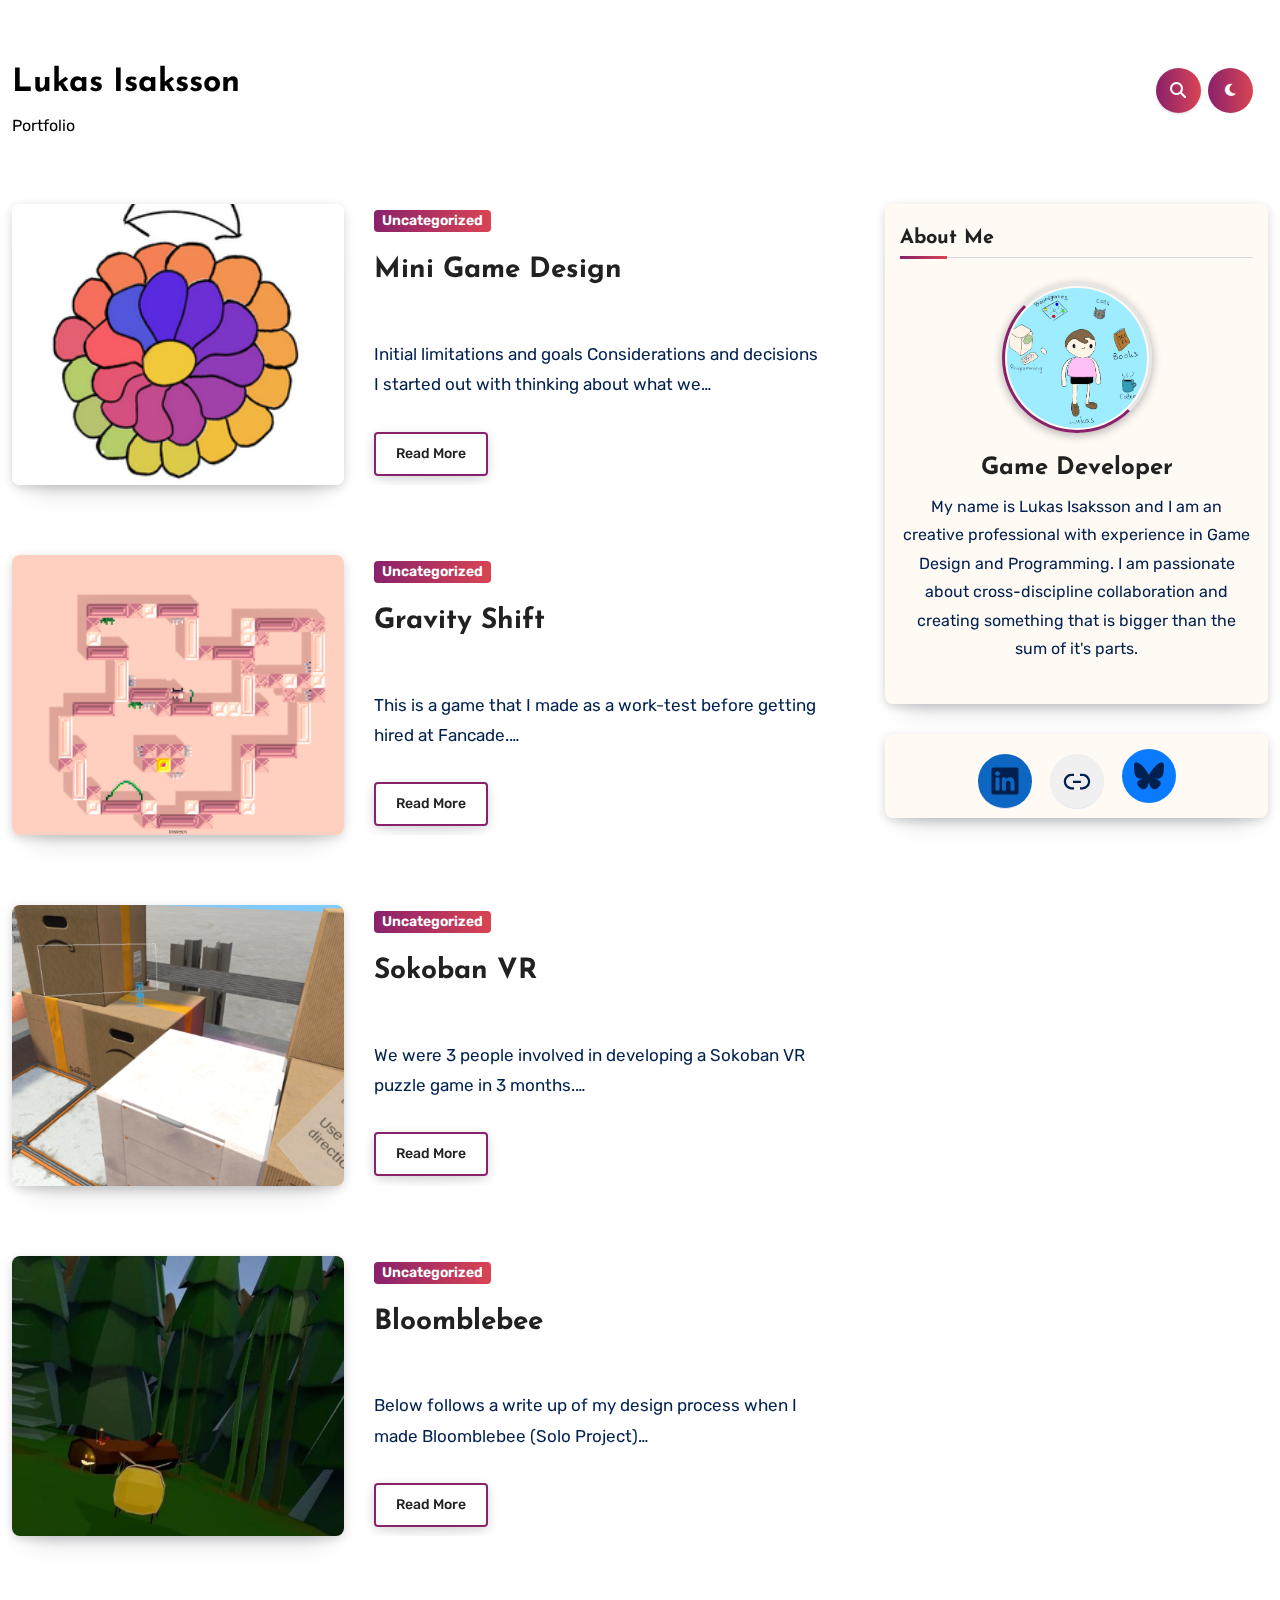
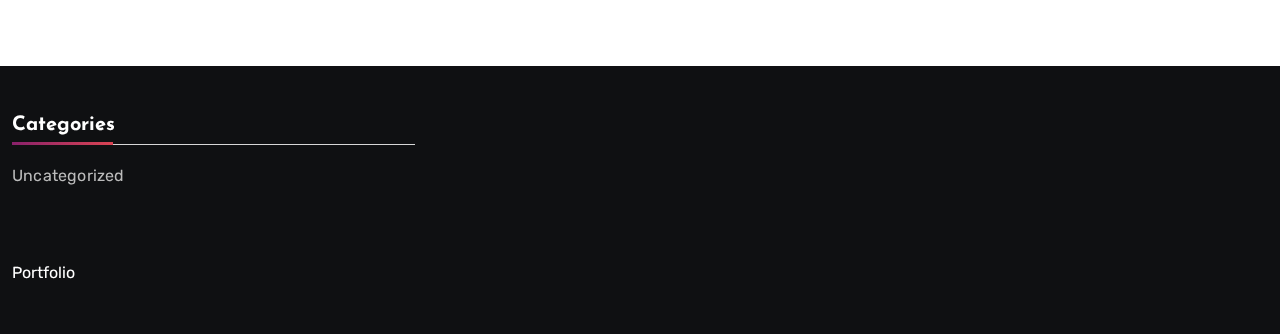
<file: index.html>
<!DOCTYPE html>  <html lang="en-US">  <head>  <meta charset="UTF-8">  <meta name="viewport" content="width=device-width, initial-scale=1">  <link rel="profile" href="https://gmpg.org/xfn/11">  <title>Lukas Isaksson &#8211; Portfolio</title> <meta name='robots' content='max-image-preview:large' /> 	<style>img:is([sizes="auto" i], [sizes^="auto," i]) { contain-intrinsic-size: 3000px 1500px }</style> 	<link rel='dns-prefetch' href='//www.lukasisaksson.se' /> <link rel='dns-prefetch' href='//fonts.googleapis.com' /> <link rel="alternate" type="application/rss+xml" title="Lukas Isaksson &raquo; Feed" href="https://www.lukasisaksson.se/feed/" /> <link rel="alternate" type="application/rss+xml" title="Lukas Isaksson &raquo; Comments Feed" href="https://www.lukasisaksson.se/comments/feed/" /> <script type="text/javascript">
/* <![CDATA[ */
window._wpemojiSettings = {"baseUrl":"https:\/\/s.w.org\/images\/core\/emoji\/15.0.3\/72x72\/","ext":".png","svgUrl":"https:\/\/s.w.org\/images\/core\/emoji\/15.0.3\/svg\/","svgExt":".svg","source":{"concatemoji":"./wp-includes\/js\/wp-emoji-release.min.js?ver=6.7.1"}};
/*! This file is auto-generated */
!function(i,n){var o,s,e;function c(e){try{var t={supportTests:e,timestamp:(new Date).valueOf()};sessionStorage.setItem(o,JSON.stringify(t))}catch(e){}}function p(e,t,n){e.clearRect(0,0,e.canvas.width,e.canvas.height),e.fillText(t,0,0);var t=new Uint32Array(e.getImageData(0,0,e.canvas.width,e.canvas.height).data),r=(e.clearRect(0,0,e.canvas.width,e.canvas.height),e.fillText(n,0,0),new Uint32Array(e.getImageData(0,0,e.canvas.width,e.canvas.height).data));return t.every(function(e,t){return e===r[t]})}function u(e,t,n){switch(t){case"flag":return n(e,"\ud83c\udff3\ufe0f\u200d\u26a7\ufe0f","\ud83c\udff3\ufe0f\u200b\u26a7\ufe0f")?!1:!n(e,"\ud83c\uddfa\ud83c\uddf3","\ud83c\uddfa\u200b\ud83c\uddf3")&&!n(e,"\ud83c\udff4\udb40\udc67\udb40\udc62\udb40\udc65\udb40\udc6e\udb40\udc67\udb40\udc7f","\ud83c\udff4\u200b\udb40\udc67\u200b\udb40\udc62\u200b\udb40\udc65\u200b\udb40\udc6e\u200b\udb40\udc67\u200b\udb40\udc7f");case"emoji":return!n(e,"\ud83d\udc26\u200d\u2b1b","\ud83d\udc26\u200b\u2b1b")}return!1}function f(e,t,n){var r="undefined"!=typeof WorkerGlobalScope&&self instanceof WorkerGlobalScope?new OffscreenCanvas(300,150):i.createElement("canvas"),a=r.getContext("2d",{willReadFrequently:!0}),o=(a.textBaseline="top",a.font="600 32px Arial",{});return e.forEach(function(e){o[e]=t(a,e,n)}),o}function t(e){var t=i.createElement("script");t.src=e,t.defer=!0,i.head.appendChild(t)}"undefined"!=typeof Promise&&(o="wpEmojiSettingsSupports",s=["flag","emoji"],n.supports={everything:!0,everythingExceptFlag:!0},e=new Promise(function(e){i.addEventListener("DOMContentLoaded",e,{once:!0})}),new Promise(function(t){var n=function(){try{var e=JSON.parse(sessionStorage.getItem(o));if("object"==typeof e&&"number"==typeof e.timestamp&&(new Date).valueOf()<e.timestamp+604800&&"object"==typeof e.supportTests)return e.supportTests}catch(e){}return null}();if(!n){if("undefined"!=typeof Worker&&"undefined"!=typeof OffscreenCanvas&&"undefined"!=typeof URL&&URL.createObjectURL&&"undefined"!=typeof Blob)try{var e="postMessage("+f.toString()+"("+[JSON.stringify(s),u.toString(),p.toString()].join(",")+"));",r=new Blob([e],{type:"text/javascript"}),a=new Worker(URL.createObjectURL(r),{name:"wpTestEmojiSupports"});return void(a.onmessage=function(e){c(n=e.data),a.terminate(),t(n)})}catch(e){}c(n=f(s,u,p))}t(n)}).then(function(e){for(var t in e)n.supports[t]=e[t],n.supports.everything=n.supports.everything&&n.supports[t],"flag"!==t&&(n.supports.everythingExceptFlag=n.supports.everythingExceptFlag&&n.supports[t]);n.supports.everythingExceptFlag=n.supports.everythingExceptFlag&&!n.supports.flag,n.DOMReady=!1,n.readyCallback=function(){n.DOMReady=!0}}).then(function(){return e}).then(function(){var e;n.supports.everything||(n.readyCallback(),(e=n.source||{}).concatemoji?t(e.concatemoji):e.wpemoji&&e.twemoji&&(t(e.twemoji),t(e.wpemoji)))}))}((window,document),window._wpemojiSettings);
/* ]]> */
</script> <style id='wp-emoji-styles-inline-css' type='text/css'>  	img.wp-smiley, img.emoji { 		display: inline !important; 		border: none !important; 		box-shadow: none !important; 		height: 1em !important; 		width: 1em !important; 		margin: 0 0.07em !important; 		vertical-align: -0.1em !important; 		background: none !important; 		padding: 0 !important; 	} </style> <link rel='stylesheet' id='wp-block-library-css' href='./css/dist-block-library-style.min.css' type='text/css' media='all' /> <style id='classic-theme-styles-inline-css' type='text/css'> /*! This file is auto-generated */ .wp-block-button__link{color:#fff;background-color:#32373c;border-radius:9999px;box-shadow:none;text-decoration:none;padding:calc(.667em + 2px) calc(1.333em + 2px);font-size:1.125em}.wp-block-file__button{background:#32373c;color:#fff;text-decoration:none} </style> <style id='global-styles-inline-css' type='text/css'> :root{--wp--preset--aspect-ratio--square: 1;--wp--preset--aspect-ratio--4-3: 4/3;--wp--preset--aspect-ratio--3-4: 3/4;--wp--preset--aspect-ratio--3-2: 3/2;--wp--preset--aspect-ratio--2-3: 2/3;--wp--preset--aspect-ratio--16-9: 16/9;--wp--preset--aspect-ratio--9-16: 9/16;--wp--preset--color--black: #000000;--wp--preset--color--cyan-bluish-gray: #abb8c3;--wp--preset--color--white: #ffffff;--wp--preset--color--pale-pink: #f78da7;--wp--preset--color--vivid-red: #cf2e2e;--wp--preset--color--luminous-vivid-orange: #ff6900;--wp--preset--color--luminous-vivid-amber: #fcb900;--wp--preset--color--light-green-cyan: #7bdcb5;--wp--preset--color--vivid-green-cyan: #00d084;--wp--preset--color--pale-cyan-blue: #8ed1fc;--wp--preset--color--vivid-cyan-blue: #0693e3;--wp--preset--color--vivid-purple: #9b51e0;--wp--preset--gradient--vivid-cyan-blue-to-vivid-purple: linear-gradient(135deg,rgba(6,147,227,1) 0%,rgb(155,81,224) 100%);--wp--preset--gradient--light-green-cyan-to-vivid-green-cyan: linear-gradient(135deg,rgb(122,220,180) 0%,rgb(0,208,130) 100%);--wp--preset--gradient--luminous-vivid-amber-to-luminous-vivid-orange: linear-gradient(135deg,rgba(252,185,0,1) 0%,rgba(255,105,0,1) 100%);--wp--preset--gradient--luminous-vivid-orange-to-vivid-red: linear-gradient(135deg,rgba(255,105,0,1) 0%,rgb(207,46,46) 100%);--wp--preset--gradient--very-light-gray-to-cyan-bluish-gray: linear-gradient(135deg,rgb(238,238,238) 0%,rgb(169,184,195) 100%);--wp--preset--gradient--cool-to-warm-spectrum: linear-gradient(135deg,rgb(74,234,220) 0%,rgb(151,120,209) 20%,rgb(207,42,186) 40%,rgb(238,44,130) 60%,rgb(251,105,98) 80%,rgb(254,248,76) 100%);--wp--preset--gradient--blush-light-purple: linear-gradient(135deg,rgb(255,206,236) 0%,rgb(152,150,240) 100%);--wp--preset--gradient--blush-bordeaux: linear-gradient(135deg,rgb(254,205,165) 0%,rgb(254,45,45) 50%,rgb(107,0,62) 100%);--wp--preset--gradient--luminous-dusk: linear-gradient(135deg,rgb(255,203,112) 0%,rgb(199,81,192) 50%,rgb(65,88,208) 100%);--wp--preset--gradient--pale-ocean: linear-gradient(135deg,rgb(255,245,203) 0%,rgb(182,227,212) 50%,rgb(51,167,181) 100%);--wp--preset--gradient--electric-grass: linear-gradient(135deg,rgb(202,248,128) 0%,rgb(113,206,126) 100%);--wp--preset--gradient--midnight: linear-gradient(135deg,rgb(2,3,129) 0%,rgb(40,116,252) 100%);--wp--preset--font-size--small: 13px;--wp--preset--font-size--medium: 20px;--wp--preset--font-size--large: 36px;--wp--preset--font-size--x-large: 42px;--wp--preset--spacing--20: 0.44rem;--wp--preset--spacing--30: 0.67rem;--wp--preset--spacing--40: 1rem;--wp--preset--spacing--50: 1.5rem;--wp--preset--spacing--60: 2.25rem;--wp--preset--spacing--70: 3.38rem;--wp--preset--spacing--80: 5.06rem;--wp--preset--shadow--natural: 6px 6px 9px rgba(0, 0, 0, 0.2);--wp--preset--shadow--deep: 12px 12px 50px rgba(0, 0, 0, 0.4);--wp--preset--shadow--sharp: 6px 6px 0px rgba(0, 0, 0, 0.2);--wp--preset--shadow--outlined: 6px 6px 0px -3px rgba(255, 255, 255, 1), 6px 6px rgba(0, 0, 0, 1);--wp--preset--shadow--crisp: 6px 6px 0px rgba(0, 0, 0, 1);}:where(.is-layout-flex){gap: 0.5em;}:where(.is-layout-grid){gap: 0.5em;}body .is-layout-flex{display: flex;}.is-layout-flex{flex-wrap: wrap;align-items: center;}.is-layout-flex > :is(*, div){margin: 0;}body .is-layout-grid{display: grid;}.is-layout-grid > :is(*, div){margin: 0;}:where(.wp-block-columns.is-layout-flex){gap: 2em;}:where(.wp-block-columns.is-layout-grid){gap: 2em;}:where(.wp-block-post-template.is-layout-flex){gap: 1.25em;}:where(.wp-block-post-template.is-layout-grid){gap: 1.25em;}.has-black-color{color: var(--wp--preset--color--black) !important;}.has-cyan-bluish-gray-color{color: var(--wp--preset--color--cyan-bluish-gray) !important;}.has-white-color{color: var(--wp--preset--color--white) !important;}.has-pale-pink-color{color: var(--wp--preset--color--pale-pink) !important;}.has-vivid-red-color{color: var(--wp--preset--color--vivid-red) !important;}.has-luminous-vivid-orange-color{color: var(--wp--preset--color--luminous-vivid-orange) !important;}.has-luminous-vivid-amber-color{color: var(--wp--preset--color--luminous-vivid-amber) !important;}.has-light-green-cyan-color{color: var(--wp--preset--color--light-green-cyan) !important;}.has-vivid-green-cyan-color{color: var(--wp--preset--color--vivid-green-cyan) !important;}.has-pale-cyan-blue-color{color: var(--wp--preset--color--pale-cyan-blue) !important;}.has-vivid-cyan-blue-color{color: var(--wp--preset--color--vivid-cyan-blue) !important;}.has-vivid-purple-color{color: var(--wp--preset--color--vivid-purple) !important;}.has-black-background-color{background-color: var(--wp--preset--color--black) !important;}.has-cyan-bluish-gray-background-color{background-color: var(--wp--preset--color--cyan-bluish-gray) !important;}.has-white-background-color{background-color: var(--wp--preset--color--white) !important;}.has-pale-pink-background-color{background-color: var(--wp--preset--color--pale-pink) !important;}.has-vivid-red-background-color{background-color: var(--wp--preset--color--vivid-red) !important;}.has-luminous-vivid-orange-background-color{background-color: var(--wp--preset--color--luminous-vivid-orange) !important;}.has-luminous-vivid-amber-background-color{background-color: var(--wp--preset--color--luminous-vivid-amber) !important;}.has-light-green-cyan-background-color{background-color: var(--wp--preset--color--light-green-cyan) !important;}.has-vivid-green-cyan-background-color{background-color: var(--wp--preset--color--vivid-green-cyan) !important;}.has-pale-cyan-blue-background-color{background-color: var(--wp--preset--color--pale-cyan-blue) !important;}.has-vivid-cyan-blue-background-color{background-color: var(--wp--preset--color--vivid-cyan-blue) !important;}.has-vivid-purple-background-color{background-color: var(--wp--preset--color--vivid-purple) !important;}.has-black-border-color{border-color: var(--wp--preset--color--black) !important;}.has-cyan-bluish-gray-border-color{border-color: var(--wp--preset--color--cyan-bluish-gray) !important;}.has-white-border-color{border-color: var(--wp--preset--color--white) !important;}.has-pale-pink-border-color{border-color: var(--wp--preset--color--pale-pink) !important;}.has-vivid-red-border-color{border-color: var(--wp--preset--color--vivid-red) !important;}.has-luminous-vivid-orange-border-color{border-color: var(--wp--preset--color--luminous-vivid-orange) !important;}.has-luminous-vivid-amber-border-color{border-color: var(--wp--preset--color--luminous-vivid-amber) !important;}.has-light-green-cyan-border-color{border-color: var(--wp--preset--color--light-green-cyan) !important;}.has-vivid-green-cyan-border-color{border-color: var(--wp--preset--color--vivid-green-cyan) !important;}.has-pale-cyan-blue-border-color{border-color: var(--wp--preset--color--pale-cyan-blue) !important;}.has-vivid-cyan-blue-border-color{border-color: var(--wp--preset--color--vivid-cyan-blue) !important;}.has-vivid-purple-border-color{border-color: var(--wp--preset--color--vivid-purple) !important;}.has-vivid-cyan-blue-to-vivid-purple-gradient-background{background: var(--wp--preset--gradient--vivid-cyan-blue-to-vivid-purple) !important;}.has-light-green-cyan-to-vivid-green-cyan-gradient-background{background: var(--wp--preset--gradient--light-green-cyan-to-vivid-green-cyan) !important;}.has-luminous-vivid-amber-to-luminous-vivid-orange-gradient-background{background: var(--wp--preset--gradient--luminous-vivid-amber-to-luminous-vivid-orange) !important;}.has-luminous-vivid-orange-to-vivid-red-gradient-background{background: var(--wp--preset--gradient--luminous-vivid-orange-to-vivid-red) !important;}.has-very-light-gray-to-cyan-bluish-gray-gradient-background{background: var(--wp--preset--gradient--very-light-gray-to-cyan-bluish-gray) !important;}.has-cool-to-warm-spectrum-gradient-background{background: var(--wp--preset--gradient--cool-to-warm-spectrum) !important;}.has-blush-light-purple-gradient-background{background: var(--wp--preset--gradient--blush-light-purple) !important;}.has-blush-bordeaux-gradient-background{background: var(--wp--preset--gradient--blush-bordeaux) !important;}.has-luminous-dusk-gradient-background{background: var(--wp--preset--gradient--luminous-dusk) !important;}.has-pale-ocean-gradient-background{background: var(--wp--preset--gradient--pale-ocean) !important;}.has-electric-grass-gradient-background{background: var(--wp--preset--gradient--electric-grass) !important;}.has-midnight-gradient-background{background: var(--wp--preset--gradient--midnight) !important;}.has-small-font-size{font-size: var(--wp--preset--font-size--small) !important;}.has-medium-font-size{font-size: var(--wp--preset--font-size--medium) !important;}.has-large-font-size{font-size: var(--wp--preset--font-size--large) !important;}.has-x-large-font-size{font-size: var(--wp--preset--font-size--x-large) !important;} :where(.wp-block-post-template.is-layout-flex){gap: 1.25em;}:where(.wp-block-post-template.is-layout-grid){gap: 1.25em;} :where(.wp-block-columns.is-layout-flex){gap: 2em;}:where(.wp-block-columns.is-layout-grid){gap: 2em;} :root :where(.wp-block-pullquote){font-size: 1.5em;line-height: 1.6;} </style> <link rel='stylesheet' id='ansar-import-css' href='./css/ansar-import-public-css-ansar-import-public.css' type='text/css' media='all' /> <link rel='stylesheet' id='blogus-fonts-css' href='//fonts.googleapis.com/css?family=Rubik%3A400%2C500%2C700%7CJosefin+Sans%3A400%2C500%2C700%26display%3Dswap&#038;subset=latin%2Clatin-ext' type='text/css' media='all' /> <link rel='stylesheet' id='blogus-google-fonts-css' href='//fonts.googleapis.com/css?family=ABeeZee%7CAbel%7CAbril+Fatface%7CAclonica%7CAcme%7CActor%7CAdamina%7CAdvent+Pro%7CAguafina+Script%7CAkronim%7CAladin%7CAldrich%7CAlef%7CAlegreya%7CAlegreya+SC%7CAlegreya+Sans%7CAlegreya+Sans+SC%7CAlex+Brush%7CAlfa+Slab+One%7CAlice%7CAlike%7CAlike+Angular%7CAllan%7CAllerta%7CAllerta+Stencil%7CAllura%7CAlmendra%7CAlmendra+Display%7CAlmendra+SC%7CAmarante%7CAmaranth%7CAmatic+SC%7CAmatica+SC%7CAmethysta%7CAmiko%7CAmiri%7CAmita%7CAnaheim%7CAndada%7CAndika%7CAngkor%7CAnnie+Use+Your+Telescope%7CAnonymous+Pro%7CAntic%7CAntic+Didone%7CAntic+Slab%7CAnton%7CArapey%7CArbutus%7CArbutus+Slab%7CArchitects+Daughter%7CArchivo+Black%7CArchivo+Narrow%7CAref+Ruqaa%7CArima+Madurai%7CArimo%7CArizonia%7CArmata%7CArtifika%7CArvo%7CArya%7CAsap%7CAsar%7CAsset%7CAssistant%7CAstloch%7CAsul%7CAthiti%7CAtma%7CAtomic+Age%7CAubrey%7CAudiowide%7CAutour+One%7CAverage%7CAverage+Sans%7CAveria+Gruesa+Libre%7CAveria+Libre%7CAveria+Sans+Libre%7CAveria+Serif+Libre%7CBad+Script%7CBaloo%7CBaloo+Bhai%7CBaloo+Da%7CBaloo+Thambi%7CBalthazar%7CBangers%7CBasic%7CBattambang%7CBaumans%7CBayon%7CBelgrano%7CBelleza%7CBenchNine%7CBentham%7CBerkshire+Swash%7CBevan%7CBigelow+Rules%7CBigshot+One%7CBilbo%7CBilbo+Swash+Caps%7CBioRhyme%7CBioRhyme+Expanded%7CBiryani%7CBitter%7CBlack+Ops+One%7CBokor%7CBonbon%7CBoogaloo%7CBowlby+One%7CBowlby+One+SC%7CBrawler%7CBree+Serif%7CBubblegum+Sans%7CBubbler+One%7CBuda%7CBuenard%7CBungee%7CBungee+Hairline%7CBungee+Inline%7CBungee+Outline%7CBungee+Shade%7CButcherman%7CButterfly+Kids%7CCabin%7CCabin+Condensed%7CCabin+Sketch%7CCaesar+Dressing%7CCagliostro%7CCairo%7CCalligraffitti%7CCambay%7CCambo%7CCandal%7CCantarell%7CCantata+One%7CCantora+One%7CCapriola%7CCardo%7CCarme%7CCarrois+Gothic%7CCarrois+Gothic+SC%7CCarter+One%7CCatamaran%7CCaudex%7CCaveat%7CCaveat+Brush%7CCedarville+Cursive%7CCeviche+One%7CChanga%7CChanga+One%7CChango%7CChathura%7CChau+Philomene+One%7CChela+One%7CChelsea+Market%7CChenla%7CCherry+Cream+Soda%7CCherry+Swash%7CChewy%7CChicle%7CChivo%7CChonburi%7CCinzel%7CCinzel+Decorative%7CClicker+Script%7CCoda%7CCoda+Caption%7CCodystar%7CCoiny%7CCombo%7CComfortaa%7CComing+Soon%7CConcert+One%7CCondiment%7CContent%7CContrail+One%7CConvergence%7CCookie%7CCopse%7CCorben%7CCormorant%7CCormorant+Garamond%7CCormorant+Infant%7CCormorant+SC%7CCormorant+Unicase%7CCormorant+Upright%7CCourgette%7CCousine%7CCoustard%7CCovered+By+Your+Grace%7CCrafty+Girls%7CCreepster%7CCrete+Round%7CCrimson+Text%7CCroissant+One%7CCrushed%7CCuprum%7CCutive%7CCutive+Mono%7CDamion%7CDancing+Script%7CDangrek%7CDavid+Libre%7CDawning+of+a+New+Day%7CDays+One%7CDekko%7CDelius%7CDelius+Swash+Caps%7CDelius+Unicase%7CDella+Respira%7CDenk+One%7CDevonshire%7CDhurjati%7CDidact+Gothic%7CDiplomata%7CDiplomata+SC%7CDomine%7CDonegal+One%7CDoppio+One%7CDorsa%7CDosis%7CDr+Sugiyama%7CDroid+Sans%7CDroid+Sans+Mono%7CDroid+Serif%7CDuru+Sans%7CDynalight%7CEB+Garamond%7CEagle+Lake%7CEater%7CEconomica%7CEczar%7CEk+Mukta%7CEl+Messiri%7CElectrolize%7CElsie%7CElsie+Swash+Caps%7CEmblema+One%7CEmilys+Candy%7CEngagement%7CEnglebert%7CEnriqueta%7CErica+One%7CEsteban%7CEuphoria+Script%7CEwert%7CExo%7CExo+2%7CExpletus+Sans%7CFanwood+Text%7CFarsan%7CFascinate%7CFascinate+Inline%7CFaster+One%7CFasthand%7CFauna+One%7CFederant%7CFedero%7CFelipa%7CFenix%7CFinger+Paint%7CFira+Mono%7CFira+Sans%7CFjalla+One%7CFjord+One%7CFlamenco%7CFlavors%7CFondamento%7CFontdiner+Swanky%7CForum%7CFrancois+One%7CFrank+Ruhl+Libre%7CFreckle+Face%7CFredericka+the+Great%7CFredoka+One%7CFreehand%7CFresca%7CFrijole%7CFruktur%7CFugaz+One%7CGFS+Didot%7CGFS+Neohellenic%7CGabriela%7CGafata%7CGalada%7CGaldeano%7CGalindo%7CGentium+Basic%7CGentium+Book+Basic%7CGeo%7CGeostar%7CGeostar+Fill%7CGermania+One%7CGidugu%7CGilda+Display%7CGive+You+Glory%7CGlass+Antiqua%7CGlegoo%7CGloria+Hallelujah%7CGoblin+One%7CGochi+Hand%7CGorditas%7CGoudy+Bookletter+1911%7CGraduate%7CGrand+Hotel%7CGravitas+One%7CGreat+Vibes%7CGriffy%7CGruppo%7CGudea%7CGurajada%7CHabibi%7CHalant%7CHammersmith+One%7CHanalei%7CHanalei+Fill%7CHandlee%7CHanuman%7CHappy+Monkey%7CHarmattan%7CHeadland+One%7CHeebo%7CHenny+Penny%7CHerr+Von+Muellerhoff%7CHind%7CHind+Guntur%7CHind+Madurai%7CHind+Siliguri%7CHind+Vadodara%7CHoltwood+One+SC%7CHomemade+Apple%7CHomenaje%7CIM+Fell+DW+Pica%7CIM+Fell+DW+Pica+SC%7CIM+Fell+Double+Pica%7CIM+Fell+Double+Pica+SC%7CIM+Fell+English%7CIM+Fell+English+SC%7CIM+Fell+French+Canon%7CIM+Fell+French+Canon+SC%7CIM+Fell+Great+Primer%7CIM+Fell+Great+Primer+SC%7CIceberg%7CIceland%7CImprima%7CInconsolata%7CInder%7CIndie+Flower%7CInika%7CInknut+Antiqua%7CIrish+Grover%7CIstok+Web%7CItaliana%7CItalianno%7CItim%7CJacques+Francois%7CJacques+Francois+Shadow%7CJaldi%7CJim+Nightshade%7CJockey+One%7CJolly+Lodger%7CJomhuria%7CJosefin+Sans%7CJosefin+Slab%7CJoti+One%7CJudson%7CJulee%7CJulius+Sans+One%7CJunge%7CJura%7CJust+Another+Hand%7CJust+Me+Again+Down+Here%7CKadwa%7CKalam%7CKameron%7CKanit%7CKantumruy%7CKarla%7CKarma%7CKatibeh%7CKaushan+Script%7CKavivanar%7CKavoon%7CKdam+Thmor%7CKeania+One%7CKelly+Slab%7CKenia%7CKhand%7CKhmer%7CKhula%7CKite+One%7CKnewave%7CKotta+One%7CKoulen%7CKranky%7CKreon%7CKristi%7CKrona+One%7CKumar+One%7CKumar+One+Outline%7CKurale%7CLa+Belle+Aurore%7CLaila%7CLakki+Reddy%7CLalezar%7CLancelot%7CLateef%7CLato%7CLeague+Script%7CLeckerli+One%7CLedger%7CLekton%7CLemon%7CLemonada%7CLibre+Baskerville%7CLibre+Franklin%7CLife+Savers%7CLilita+One%7CLily+Script+One%7CLimelight%7CLinden+Hill%7CLobster%7CLobster+Two%7CLondrina+Outline%7CLondrina+Shadow%7CLondrina+Sketch%7CLondrina+Solid%7CLora%7CLove+Ya+Like+A+Sister%7CLoved+by+the+King%7CLovers+Quarrel%7CLuckiest+Guy%7CLusitana%7CLustria%7CMacondo%7CMacondo+Swash+Caps%7CMada%7CMagra%7CMaiden+Orange%7CMaitree%7CMako%7CMallanna%7CMandali%7CMarcellus%7CMarcellus+SC%7CMarck+Script%7CMargarine%7CMarko+One%7CMarmelad%7CMartel%7CMartel+Sans%7CMarvel%7CMate%7CMate+SC%7CMaven+Pro%7CMcLaren%7CMeddon%7CMedievalSharp%7CMedula+One%7CMeera+Inimai%7CMegrim%7CMeie+Script%7CMerienda%7CMerienda+One%7CMerriweather%7CMerriweather+Sans%7CMetal%7CMetal+Mania%7CMetamorphous%7CMetrophobic%7CMichroma%7CMilonga%7CMiltonian%7CMiltonian+Tattoo%7CMiniver%7CMiriam+Libre%7CMirza%7CMiss+Fajardose%7CMitr%7CModak%7CModern+Antiqua%7CMogra%7CMolengo%7CMolle%7CMonda%7CMonofett%7CMonoton%7CMonsieur+La+Doulaise%7CMontaga%7CMontez%7CMontserrat%7CMontserrat+Alternates%7CMontserrat+Subrayada%7CMoul%7CMoulpali%7CMountains+of+Christmas%7CMouse+Memoirs%7CMr+Bedfort%7CMr+Dafoe%7CMr+De+Haviland%7CMrs+Saint+Delafield%7CMrs+Sheppards%7CMukta+Vaani%7CMuli%7CMystery+Quest%7CNTR%7CNeucha%7CNeuton%7CNew+Rocker%7CNews+Cycle%7CNiconne%7CNixie+One%7CNobile%7CNokora%7CNorican%7CNosifer%7CNothing+You+Could+Do%7CNoticia+Text%7CNoto+Sans%7CNoto+Serif%7CNova+Cut%7CNova+Flat%7CNova+Mono%7CNova+Oval%7CNova+Round%7CNova+Script%7CNova+Slim%7CNova+Square%7CNumans%7CNunito%7COdor+Mean+Chey%7COffside%7COld+Standard+TT%7COldenburg%7COleo+Script%7COleo+Script+Swash+Caps%7COpen+Sans%7COpen+Sans+Condensed%7COranienbaum%7COrbitron%7COregano%7COrienta%7COriginal+Surfer%7COswald%7COver+the+Rainbow%7COverlock%7COverlock+SC%7COvo%7COxygen%7COxygen+Mono%7CPT+Mono%7CPT+Sans%7CPT+Sans+Caption%7CPT+Sans+Narrow%7CPT+Serif%7CPT+Serif+Caption%7CPacifico%7CPalanquin%7CPalanquin+Dark%7CPaprika%7CParisienne%7CPassero+One%7CPassion+One%7CPathway+Gothic+One%7CPatrick+Hand%7CPatrick+Hand+SC%7CPattaya%7CPatua+One%7CPavanam%7CPaytone+One%7CPeddana%7CPeralta%7CPermanent+Marker%7CPetit+Formal+Script%7CPetrona%7CPhilosopher%7CPiedra%7CPinyon+Script%7CPirata+One%7CPlaster%7CPlay%7CPlayball%7CPlayfair+Display%7CPlayfair+Display+SC%7CPodkova%7CPoiret+One%7CPoller+One%7CPoly%7CPompiere%7CPontano+Sans%7CPoppins%7CPort+Lligat+Sans%7CPort+Lligat+Slab%7CPragati+Narrow%7CPrata%7CPreahvihear%7CPress+Start+2P%7CPridi%7CPrincess+Sofia%7CProciono%7CPrompt%7CProsto+One%7CProza+Libre%7CPuritan%7CPurple+Purse%7CQuando%7CQuantico%7CQuattrocento%7CQuattrocento+Sans%7CQuestrial%7CQuicksand%7CQuintessential%7CQwigley%7CRacing+Sans+One%7CRadley%7CRajdhani%7CRakkas%7CRaleway%7CRaleway+Dots%7CRamabhadra%7CRamaraja%7CRambla%7CRammetto+One%7CRanchers%7CRancho%7CRanga%7CRasa%7CRationale%7CRavi+Prakash%7CRedressed%7CReem+Kufi%7CReenie+Beanie%7CRevalia%7CRhodium+Libre%7CRibeye%7CRibeye+Marrow%7CRighteous%7CRisque%7CRoboto%7CRoboto+Condensed%7CRoboto+Mono%7CRoboto+Slab%7CRochester%7CRock+Salt%7CRokkitt%7CRomanesco%7CRopa+Sans%7CRosario%7CRosarivo%7CRouge+Script%7CRozha+One%7CRubik%7CRubik+Mono+One%7CRubik+One%7CRuda%7CRufina%7CRuge+Boogie%7CRuluko%7CRum+Raisin%7CRuslan+Display%7CRusso+One%7CRuthie%7CRye%7CSacramento%7CSahitya%7CSail%7CSalsa%7CSanchez%7CSancreek%7CSansita+One%7CSarala%7CSarina%7CSarpanch%7CSatisfy%7CScada%7CScheherazade%7CSchoolbell%7CScope+One%7CSeaweed+Script%7CSecular+One%7CSevillana%7CSeymour+One%7CShadows+Into+Light%7CShadows+Into+Light+Two%7CShanti%7CShare%7CShare+Tech%7CShare+Tech+Mono%7CShojumaru%7CShort+Stack%7CShrikhand%7CSiemreap%7CSigmar+One%7CSignika%7CSignika+Negative%7CSimonetta%7CSintony%7CSirin+Stencil%7CSix+Caps%7CSkranji%7CSlabo+13px%7CSlabo+27px%7CSlackey%7CSmokum%7CSmythe%7CSniglet%7CSnippet%7CSnowburst+One%7CSofadi+One%7CSofia%7CSonsie+One%7CSorts+Mill+Goudy%7CSource+Code+Pro%7CSource+Sans+Pro%7CSource+Serif+Pro%7CSpace+Mono%7CSpecial+Elite%7CSpicy+Rice%7CSpinnaker%7CSpirax%7CSquada+One%7CSree+Krushnadevaraya%7CSriracha%7CStalemate%7CStalinist+One%7CStardos+Stencil%7CStint+Ultra+Condensed%7CStint+Ultra+Expanded%7CStoke%7CStrait%7CSue+Ellen+Francisco%7CSuez+One%7CSumana%7CSunshiney%7CSupermercado+One%7CSura%7CSuranna%7CSuravaram%7CSuwannaphum%7CSwanky+and+Moo+Moo%7CSyncopate%7CTangerine%7CTaprom%7CTauri%7CTaviraj%7CTeko%7CTelex%7CTenali+Ramakrishna%7CTenor+Sans%7CText+Me+One%7CThe+Girl+Next+Door%7CTienne%7CTillana%7CTimmana%7CTinos%7CTitan+One%7CTitillium+Web%7CTrade+Winds%7CTrirong%7CTrocchi%7CTrochut%7CTrykker%7CTulpen+One%7CUbuntu%7CUbuntu+Condensed%7CUbuntu+Mono%7CUltra%7CUncial+Antiqua%7CUnderdog%7CUnica+One%7CUnifrakturCook%7CUnifrakturMaguntia%7CUnkempt%7CUnlock%7CUnna%7CVT323%7CVampiro+One%7CVarela%7CVarela+Round%7CVast+Shadow%7CVesper+Libre%7CVibur%7CVidaloka%7CViga%7CVoces%7CVolkhov%7CVollkorn%7CVoltaire%7CWaiting+for+the+Sunrise%7CWallpoet%7CWalter+Turncoat%7CWarnes%7CWellfleet%7CWendy+One%7CWire+One%7CWork+Sans%7CYanone+Kaffeesatz%7CYantramanav%7CYatra+One%7CYellowtail%7CYeseva+One%7CYesteryear%7CYrsa%7CZeyada&#038;subset=latin%2Clatin-ext' type='text/css' media='all' /> <link rel='stylesheet' id='bootstrap-css' href='./css/blogus-css-bootstrap.css' type='text/css' media='all' /> <link rel='stylesheet' id='blogus-style-css' href='./css/blogier-style.css' type='text/css' media='all' /> <link rel='stylesheet' id='all-css-css' href='./css/blogus-css-all.css' type='text/css' media='all' /> <link rel='stylesheet' id='dark-css' href='./css/blogus-css-colors-dark.css' type='text/css' media='all' /> <link rel='stylesheet' id='swiper-bundle-css-css' href='./css/blogus-css-swiper-bundle.css' type='text/css' media='all' /> <link rel='stylesheet' id='smartmenus-css' href='./css/blogus-css-jquery.smartmenus.bootstrap.css' type='text/css' media='all' /> <link rel='stylesheet' id='animate-css' href='./css/blogus-css-animate.css' type='text/css' media='all' /> <link rel='stylesheet' id='blogus-custom-css-css' href='./css/blogus-inc-ansar-customize-css-customizer.css' type='text/css' media='all' /> <link rel='stylesheet' id='blogus-style-parent-css' href='./css/blogus-style.css' type='text/css' media='all' /> <link rel='stylesheet' id='blogier-style-css' href='./css/blogier-style.css' type='text/css' media='all' /> <link rel='stylesheet' id='blogier-default-css-css' href='./css/blogier-css-colors-default.css' type='text/css' media='all' /> <link rel='stylesheet' id='blogier-dark-css' href='./css/blogier-css-colors-dark.css' type='text/css' media='all' />         <script>
            /* <![CDATA[ */
            var rcewpp = {
                "ajax_url":"https://www.lukasisaksson.se/wp-admin/admin-ajax.php",
                "nonce": "6064c3aa71",
                "home_url": "https://www.lukasisaksson.se/",
                "settings_icon": 'https://www.lukasisaksson.se/wp-content/plugins/export-wp-page-to-static-html/admin/images/settings.png',
                "settings_hover_icon": 'https://www.lukasisaksson.se/wp-content/plugins/export-wp-page-to-static-html/admin/images/settings_hover.png'
            };
            /* ]]\> */
        </script>         <script type="text/javascript" src="./js/jquery-jquery.min.js" id="jquery-core-js"></script> <script type="text/javascript" src="./js/jquery-jquery-migrate.min.js" id="jquery-migrate-js"></script> <script type="text/javascript" src="./js/ansar-import-public-js-ansar-import-public.js" id="ansar-import-js"></script> <script type="text/javascript" src="./js/blogus-js-navigation.js" id="blogus-navigation-js"></script> <script type="text/javascript" src="./js/blogus-js-bootstrap.js" id="blogus_bootstrap_script-js"></script> <script type="text/javascript" src="./js/blogus-js-swiper-bundle.js" id="swiper-bundle-js"></script> <script type="text/javascript" src="./js/blogus-js-main.js" id="blogus_main-js-js"></script> <script type="text/javascript" src="./js/blogus-js-sticksy.min.js" id="sticksy-js-js"></script> <script type="text/javascript" src="./js/blogus-js-jquery.smartmenus.js" id="smartmenus-js-js"></script> <script type="text/javascript" src="./js/blogus-js-jquery.smartmenus.bootstrap.js" id="bootstrap-smartmenus-js-js"></script> <script type="text/javascript" src="./js/blogus-js-jquery.cookie.min.js" id="jquery-cookie-js"></script> <link rel="https://api.w.org/" href="https://www.lukasisaksson.se/wp-json/" /><link rel="EditURI" type="application/rsd+xml" title="RSD" href="https://www.lukasisaksson.se/xmlrpc.php?rsd" /> <meta name="generator" content="WordPress 6.7.1" /> <style>    .bs-blog-post p:nth-of-type(1)::first-letter {      display: none;  }  </style>  <style type="text/css" id="custom-background-css">      :root {          --wrap-color: #fff    }  </style>      <style type="text/css">              .site-title a,          .site-description {              color: #000;          }            .site-branding-text .site-title a {                  font-size: 32px;              }                @media only screen and (max-width: 640px) {                  .site-branding-text .site-title a {                      font-size: 26px;                    }              }                @media only screen and (max-width: 375px) {                  .site-branding-text .site-title a {                      font-size: 26px;                    }              }            </style>      <link rel="icon" href="./images/cropped-favicon2-1-32x32.png" sizes="32x32" /> <link rel="icon" href="./images/cropped-favicon2-1-192x192.png" sizes="192x192" /> <link rel="apple-touch-icon" href="./images/cropped-favicon2-1-180x180.png" /> <meta name="msapplication-TileImage" content="https://www.lukasisaksson.se/wp-content/uploads/2024/08/cropped-favicon2-1-270x270.png" /> 		<style type="text/css" id="wp-custom-css"> 			footer .site-branding-text .site-title-footer{ 	display:none; }		</style> 		</head>  <body class="home blog wp-embed-responsive hfeed  ta-hide-date-author-in-list defaultcolor" >  <div id="page" class="site">  <a class="skip-link screen-reader-text" href="#content">  Skip to content</a>  <div class="wrapper" id="custom-background-css">    <!--header-->              <header class="bs-headfour">          <div class="clearfix"></div>          <!-- Main Menu Area-->          <div class="bs-menu-full">              <nav class="navbar navbar-expand-lg navbar-wp">                  <div class="container">                  <div class="row w-100 align-items-center">                  <!-- Right nav -->                  <div class="col-lg-3">                      <div class="navbar-header d-none d-lg-block">                          <div class="site-logo">                                                      </div>                          <div class="site-branding-text">                                                              <h1 class="site-title"><a href="./index.html" rel="home">Lukas Isaksson</a></h1>                                                              <p class="site-description">Portfolio</p>                          </div>                      </div>                  </div>                  <!-- Mobile Header -->                  <div class="m-header align-items-center p-0">                  <!-- navbar-toggle -->                  <button class="navbar-toggler x collapsed" type="button" data-bs-toggle="collapse"                      data-bs-target="#navbar-wp" aria-controls="navbar-wp" aria-expanded="false"                      aria-label="Toggle navigation">                       <span class="icon-bar"></span>                      <span class="icon-bar"></span>                      <span class="icon-bar"></span>                  </button>                      <div class="navbar-header">                                                  <div class="site-branding-text">                              <div class="site-title"> <a href="./index.html" rel="home">Lukas Isaksson</a></div>                              <p class="site-description">Portfolio</p>                          </div>                      </div>                      <div class="right-nav">                       <!-- /navbar-toggle -->                                              <a class="msearch ml-auto bs_model" data-bs-target="#exampleModal" href="#" data-bs-toggle="modal"> <i class="fa fa-search"></i> </a>                                                            </div>                      </div>                  <!-- /Mobile Header -->                  <div class="col-lg-7">                  <!-- Navigation -->                  <div class="collapse navbar-collapse" id="navbar-wp">                                      </div>                  </div>                  <div class="col-lg-2">                      <!-- Right nav -->                      <div class="desk-header right-nav pl-3 ml-auto my-2 my-lg-0 position-relative align-items-center justify-content-end">                                      <a class="msearch ml-auto"  data-bs-target="#exampleModal"  href="#" data-bs-toggle="modal">                  <i class="fa fa-search"></i>              </a>                                   <label class="switch" for="switch">                  <input type="checkbox" name="theme" id="switch" class="defaultcolor" data-skin-mode="defaultcolor">                  <span class="slider"></span>              </label>                                               </div>                  </div>              </div>          </div>              </nav>          </div>          <!--/main Menu Area-->          </header>               <!--header end-->     <main id="content">      <!--container-->      <div class="container">          <!--row-->          <div class="row">              <!--col-md-8-->                              <div class="col-lg-8 content-right">                      <div class="bs-content-list">                        <div id="post-343" class="bs-blog-post list-blog post-343 post type-post status-publish format-standard has-post-thumbnail sticky hentry category-uncategorized">                  <div class="bs-blog-thumb lg back-img" style="background-image: url('./images/2024-07-Screenshot-2024-02-10-161417-2xl.png');">          <a href="https://www.lukasisaksson.se/2024/07/09/mini-game-design/" class="link-div"></a>      </div>               <article class="small text-xs">                                                    <div class="bs-blog-category">              <a class="blogus-categories category-color-1" href="https://www.lukasisaksson.se/category/uncategorized/" alt="View all posts in Uncategorized">                                    Uncategorized                                  </a>        </div>                                                  <h4 class="title"><a href="https://www.lukasisaksson.se/2024/07/09/mini-game-design/">Mini Game Design</a></h4>                                <div class="bs-blog-meta">                  </div>                          <p>Initial limitations and goals Considerations and decisions I started out with thinking about what we&hellip;</p>                     <a href="https://www.lukasisaksson.se/2024/07/09/mini-game-design/" class="more-link">Read More</a>                                  </article>            </div>      <!-- // bs-posts-sec block_6 -->                        <div id="post-340" class="bs-blog-post list-blog post-340 post type-post status-publish format-standard has-post-thumbnail sticky hentry category-uncategorized">                  <div class="bs-blog-thumb lg back-img" style="background-image: url('./images/2024-07-SkC3A4rmbild2022-08-12115453_002-720x380.png');">          <a href="https://www.lukasisaksson.se/2024/07/09/gravity-shift/" class="link-div"></a>      </div>               <article class="small text-xs">                                                    <div class="bs-blog-category">              <a class="blogus-categories category-color-1" href="https://www.lukasisaksson.se/category/uncategorized/" alt="View all posts in Uncategorized">                                    Uncategorized                                  </a>        </div>                                                  <h4 class="title"><a href="https://www.lukasisaksson.se/2024/07/09/gravity-shift/">Gravity Shift</a></h4>                                <div class="bs-blog-meta">                  </div>                          <p>This is a game that I made as a work-test before getting hired at Fancade.&hellip;</p>                     <a href="https://www.lukasisaksson.se/2024/07/09/gravity-shift/" class="more-link">Read More</a>                                  </article>            </div>      <!-- // bs-posts-sec block_6 -->                        <div id="post-347" class="bs-blog-post list-blog post-347 post type-post status-publish format-standard has-post-thumbnail hentry category-uncategorized">                  <div class="bs-blog-thumb lg back-img" style="background-image: url('./images/2024-07-Screenshot-2024-07-09-105234-720x380.png');">          <a href="https://www.lukasisaksson.se/2024/07/09/sokoban-vr/" class="link-div"></a>      </div>               <article class="small text-xs">                                                    <div class="bs-blog-category">              <a class="blogus-categories category-color-1" href="https://www.lukasisaksson.se/category/uncategorized/" alt="View all posts in Uncategorized">                                    Uncategorized                                  </a>        </div>                                                  <h4 class="title"><a href="https://www.lukasisaksson.se/2024/07/09/sokoban-vr/">Sokoban VR</a></h4>                                <div class="bs-blog-meta">                  </div>                          <p>We were 3 people involved in developing a Sokoban VR puzzle game in 3 months.&hellip;</p>                     <a href="https://www.lukasisaksson.se/2024/07/09/sokoban-vr/" class="more-link">Read More</a>                                  </article>            </div>      <!-- // bs-posts-sec block_6 -->                        <div id="post-337" class="bs-blog-post list-blog post-337 post type-post status-publish format-standard has-post-thumbnail hentry category-uncategorized">                  <div class="bs-blog-thumb lg back-img" style="background-image: url('./images/2024-07-Skarmbild2021-03-26103505-720x380.jpg');">          <a href="https://www.lukasisaksson.se/2024/07/09/bloomblebee/" class="link-div"></a>      </div>               <article class="small text-xs">                                                    <div class="bs-blog-category">              <a class="blogus-categories category-color-1" href="https://www.lukasisaksson.se/category/uncategorized/" alt="View all posts in Uncategorized">                                    Uncategorized                                  </a>        </div>                                                  <h4 class="title"><a href="https://www.lukasisaksson.se/2024/07/09/bloomblebee/">Bloomblebee</a></h4>                                <div class="bs-blog-meta">                  </div>                          <p>Below follows a write up of my design process when I made Bloomblebee (Solo Project)&hellip;</p>                     <a href="https://www.lukasisaksson.se/2024/07/09/bloomblebee/" class="more-link">Read More</a>                                  </article>            </div>      <!-- // bs-posts-sec block_6 -->                <div class="col-md-12 text-center d-md-flex justify-content-between">                              <div class="navigation"><p></p></div>                      </div>          </div>                </div>                                        <!--/col-md-8-->                              <!--col-md-4-->                      <aside class="col-lg-4 sidebar-right">                            <div id="sidebar-right" class="bs-sidebar  bs-sticky">  	<div id="blogus-author-widget-1" class="bs-widget widget_blogus-author-widget"><div class="bs-widget-title"><h2 class="title">About Me</h2></div>                    <div class="bs-author text-center">                                         <img class="rounded-circle" src="./images/2024-07-Skarmbild-2022-01-25-155335.jpg" alt="Game Developer" />                                      <h4>Game Developer</h4>                      <p>My name is Lukas Isaksson and I am an creative professional with experience in Game Design and Programming. I am passionate about cross-discipline collaboration and creating something that is bigger than the sum of it&#039;s parts.</p>                      <ul class="bs-social justify-content-center">                                              </ul>                </div>            </div><div id="block-11" class="bs-widget widget_block"> <ul class="wp-block-social-links aligncenter has-large-icon-size is-layout-flex wp-block-social-links-is-layout-flex"><li class="wp-social-link wp-social-link-linkedin  wp-block-social-link"><a href="https://www.linkedin.com/in/lukas-isaksson/" class="wp-block-social-link-anchor"><svg width="24" height="24" viewbox="0 0 24 24" version="1.1" xmlns="http://www.w3.org/2000/svg" aria-hidden="true" focusable="false"><path d="M19.7,3H4.3C3.582,3,3,3.582,3,4.3v15.4C3,20.418,3.582,21,4.3,21h15.4c0.718,0,1.3-0.582,1.3-1.3V4.3 C21,3.582,20.418,3,19.7,3z M8.339,18.338H5.667v-8.59h2.672V18.338z M7.004,8.574c-0.857,0-1.549-0.694-1.549-1.548 c0-0.855,0.691-1.548,1.549-1.548c0.854,0,1.547,0.694,1.547,1.548C8.551,7.881,7.858,8.574,7.004,8.574z M18.339,18.338h-2.669 v-4.177c0-0.996-0.017-2.278-1.387-2.278c-1.389,0-1.601,1.086-1.601,2.206v4.249h-2.667v-8.59h2.559v1.174h0.037 c0.356-0.675,1.227-1.387,2.526-1.387c2.703,0,3.203,1.779,3.203,4.092V18.338z"></path></svg><span class="wp-block-social-link-label screen-reader-text">LinkedIn</span></a></li>  <li class="wp-social-link wp-social-link-chain  wp-block-social-link"><a href="https://lukr.itch.io/" class="wp-block-social-link-anchor"><svg width="24" height="24" viewbox="0 0 24 24" version="1.1" xmlns="http://www.w3.org/2000/svg" aria-hidden="true" focusable="false"><path d="M15.6,7.2H14v1.5h1.6c2,0,3.7,1.7,3.7,3.7s-1.7,3.7-3.7,3.7H14v1.5h1.6c2.8,0,5.2-2.3,5.2-5.2,0-2.9-2.3-5.2-5.2-5.2zM4.7,12.4c0-2,1.7-3.7,3.7-3.7H10V7.2H8.4c-2.9,0-5.2,2.3-5.2,5.2,0,2.9,2.3,5.2,5.2,5.2H10v-1.5H8.4c-2,0-3.7-1.7-3.7-3.7zm4.6.9h5.3v-1.5H9.3v1.5z"></path></svg><span class="wp-block-social-link-label screen-reader-text">games on itch.io</span></a></li>  <li class="wp-social-link wp-social-link-bluesky  wp-block-social-link"><a href="https://bsky.app/profile/oskurot.bsky.social" class="wp-block-social-link-anchor"><svg width="24" height="24" viewbox="0 0 24 24" version="1.1" xmlns="http://www.w3.org/2000/svg" aria-hidden="true" focusable="false"><path d="M6.3,4.2c2.3,1.7,4.8,5.3,5.7,7.2.9-1.9,3.4-5.4,5.7-7.2,1.7-1.3,4.3-2.2,4.3.9s-.4,5.2-.6,5.9c-.7,2.6-3.3,3.2-5.6,2.8,4,.7,5.1,3,2.9,5.3-5,5.2-6.7-2.8-6.7-2.8,0,0-1.7,8-6.7,2.8-2.2-2.3-1.2-4.6,2.9-5.3-2.3.4-4.9-.3-5.6-2.8-.2-.7-.6-5.3-.6-5.9,0-3.1,2.7-2.1,4.3-.9h0Z"></path></svg><span class="wp-block-social-link-label screen-reader-text">Bluesky</span></a></li></ul> </div></div>                    </aside>                  <!--/col-md-4-->                      </div><!--/row-->      </div><!--/container-->  </main>                  <!--==================== FOOTER AREA ====================-->      <footer >          <div class="overlay" style="background-color: ;">                        <div class="bs-footer-widget-area">                  <div class="container">                      <div class="row">                          <div id="block-6" class="col-md-4 rotateInDownLeft animated bs-widget widget_block"><div class="wp-block-group"><div class="wp-block-group__inner-container is-layout-flow wp-block-group-is-layout-flow"><h2 class="wp-block-heading">Categories</h2><ul class="wp-block-categories-list wp-block-categories">	<li class="cat-item cat-item-1"><a href="https://www.lukasisaksson.se/category/uncategorized/">Uncategorized</a> </li> </ul></div></div></div>                    </div>                      <!--/row-->                  </div>                  <!--/container-->              </div>                            <!--Start bs-footer-widget-area-->              <div class="bs-footer-bottom-area">                  <div class="container">                      <div class="divide-line"></div>                      <div class="row align-items-center">                          <div class="col-md-6">                          <div class="footer-logo">                              <!-- Display the Custom Logo -->                              <div class="site-logo">                                                              </div>                              <div class="site-branding-text">                              <p class="site-title-footer"> <a href="./index.html" rel="home">Lukas Isaksson</a></p>                              <p class="site-description-footer">Portfolio</p>                              </div>                          </div>                          </div>                          <!--col-md-3-->                                                  <!--/col-md-3-->                      </div>                      <!--/row-->                  </div>                  <!--/container-->              </div>          <!--End bs-footer-widget-area-->                            </div>          <!--/overlay-->      </footer>      <!--/footer-->    </div>    <!--/wrapper-->        <!--Scroll To Top-->        <a href="#" class="bs_upscr bounceInup animated"><i class="fa fa-angle-up"></i></a>     <!--/Scroll To Top-->        <!-- Modal -->              <div class="modal fade bs_model" id="exampleModal" data-bs-keyboard="true" tabindex="-1" aria-labelledby="staticBackdropLabel" aria-hidden="true">            <div class="modal-dialog  modal-lg modal-dialog-centered">              <div class="modal-content">                <div class="modal-header">                  <button type="button" class="btn-close" data-bs-dismiss="modal" aria-label="Close"><i class="fa fa-times"></i></button>                </div>                <div class="modal-body">                  <form role="search" method="get" class="search-form" action="https://www.lukasisaksson.se/"> 				<label> 					<span class="screen-reader-text">Search for:</span> 					<input type="search" class="search-field" placeholder="Search &hellip;" value="" name="s" /> 				</label> 				<input type="submit" class="search-submit" value="Search" /> 			</form>              </div>              </div>            </div>          </div>                                   <!-- /Modal -->            <script>
            (function () {
                const calculateParentDistance = (child, parent) => {
                    let count = 0;
                    let currentElement = child;

                    // Traverse up the DOM tree until we reach parent or the top of the DOM
                    while (currentElement && currentElement !== parent) {
                        currentElement = currentElement.parentNode;
                        count++;
                    }

                    // If parent was not found in the hierarchy, return -1
                    if (!currentElement) {
                        return -1; // Indicates parent is not an ancestor of element
                    }

                    return count; // Number of layers between element and parent
                }
                const isMatchingClass = (linkRule, href, classes) => {
                    return classes.includes(linkRule.value)
                }
                const isMatchingDomain = (linkRule, href, classes) => {
                    if(!URL.canParse(href)) {
                        return false
                    }

                    const url = new URL(href)

                    return linkRule.value === url.host
                }
                const isMatchingExtension = (linkRule, href, classes) => {
                    if(!URL.canParse(href)) {
                        return false
                    }

                    const url = new URL(href)

                    return url.pathname.endsWith('.' + linkRule.value)
                }
                const isMatchingSubdirectory = (linkRule, href, classes) => {
                    if(!URL.canParse(href)) {
                        return false
                    }

                    const url = new URL(href)

                    return url.pathname.startsWith('/' + linkRule.value + '/')
                }
                const isMatchingProtocol = (linkRule, href, classes) => {
                    if(!URL.canParse(href)) {
                        return false
                    }

                    const url = new URL(href)

                    return url.protocol === linkRule.value + ':'
                }
                const isMatch = (linkRule, href, classes) => {
                    switch (linkRule.type) {
                        case 'class':
                            return isMatchingClass(linkRule, href, classes)
                        case 'domain':
                            return isMatchingDomain(linkRule, href, classes)
                        case 'extension':
                            return isMatchingExtension(linkRule, href, classes)
                        case 'subdirectory':
                            return isMatchingSubdirectory(linkRule, href, classes)
                        case 'protocol':
                            return isMatchingProtocol(linkRule, href, classes)
                        default:
                            return false;
                    }
                }
                const track = (element) => {
                    const href = element.href ?? null
                    const classes = Array.from(element.classList)
                    const linkRules = [{"type":"extension","value":"pdf"},{"type":"extension","value":"zip"},{"type":"protocol","value":"mailto"},{"type":"protocol","value":"tel"}]
                    if(linkRules.length === 0) {
                        return
                    }

                    // For link rules that target a class, we need to allow that class to appear
                    // in any ancestor up to the 7th ancestor. This loop looks for those matches
                    // and counts them.
                    linkRules.forEach((linkRule) => {
                        if(linkRule.type !== 'class') {
                            return;
                        }

                        const matchingAncestor = element.closest('.' + linkRule.value)

                        if(!matchingAncestor || matchingAncestor.matches('html, body')) {
                            return;
                        }

                        const depth = calculateParentDistance(element, matchingAncestor)

                        if(depth < 7) {
                            classes.push(linkRule.value)
                        }
                    });

                    const hasMatch = linkRules.some((linkRule) => {
                        return isMatch(linkRule, href, classes)
                    })

                    if(!hasMatch) {
                        return
                    }

                    const url = "https://www.lukasisaksson.se/wp-content/plugins/independent-analytics/iawp-click-endpoint.php";
                    const body = {
                        href: href,
                        classes: classes.join(' '),
                        ...{"payload":{"resource":"home","page":1},"signature":"cea0190fb633218b76cf453c5cd08703"}                    };

                    if (navigator.sendBeacon) {
                        let blob = new Blob([JSON.stringify(body)], {
                            type: "application/json"
                        });
                        navigator.sendBeacon(url, blob);
                    } else {
                        const xhr = new XMLHttpRequest();
                        xhr.open("POST", url, true);
                        xhr.setRequestHeader("Content-Type", "application/json;charset=UTF-8");
                        xhr.send(JSON.stringify(body))
                    }
                }
                document.addEventListener('mousedown', function (event) {
                                        if (navigator.webdriver || /bot|crawler|spider|crawling|semrushbot|chrome-lighthouse/i.test(navigator.userAgent)) {
                        return;
                    }
                    
                    const element = event.target.closest('a')

                    if(!element) {
                        return
                    }

                    const isPro = false
                    if(!isPro) {
                        return
                    }

                    // Don't track left clicks with this event. The click event is used for that.
                    if(event.button === 0) {
                        return
                    }

                    track(element)
                })
                document.addEventListener('click', function (event) {
                                        if (navigator.webdriver || /bot|crawler|spider|crawling|semrushbot|chrome-lighthouse/i.test(navigator.userAgent)) {
                        return;
                    }
                    
                    const element = event.target.closest('a, button, input[type="submit"], input[type="button"]')

                    if(!element) {
                        return
                    }

                    const isPro = false
                    if(!isPro) {
                        return
                    }

                    track(element)
                })
                document.addEventListener("DOMContentLoaded", function (e) {
                    if (document.hasOwnProperty("visibilityState") && document.visibilityState === "prerender") {
                        return;
                    }

                                            if (navigator.webdriver || /bot|crawler|spider|crawling|semrushbot|chrome-lighthouse/i.test(navigator.userAgent)) {
                            return;
                        }
                    
                    let referrer_url = null;

                    if (typeof document.referrer === 'string' && document.referrer.length > 0) {
                        referrer_url = document.referrer;
                    }

                    const params = location.search.slice(1).split('&').reduce((acc, s) => {
                        const [k, v] = s.split('=');
                        return Object.assign(acc, {[k]: v});
                    }, {});

                    const url = "https://www.lukasisaksson.se/wp-json/iawp/search";
                    const body = {
                        referrer_url,
                        utm_source: params.utm_source,
                        utm_medium: params.utm_medium,
                        utm_campaign: params.utm_campaign,
                        utm_term: params.utm_term,
                        utm_content: params.utm_content,
                        gclid: params.gclid,
                        ...{"payload":{"resource":"home","page":1},"signature":"cea0190fb633218b76cf453c5cd08703"}                    };

                    if (navigator.sendBeacon) {
                        let blob = new Blob([JSON.stringify(body)], {
                            type: "application/json"
                        });
                        navigator.sendBeacon(url, blob);
                    } else {
                        const xhr = new XMLHttpRequest();
                        xhr.open("POST", url, true);
                        xhr.setRequestHeader("Content-Type", "application/json;charset=UTF-8");
                        xhr.send(JSON.stringify(body))
                    }
                });
            })();
        </script>         	<div class="blogeir-background-wrapper">  		<div class="squares">  			<span class="square"></span>  			<span class="square"></span>  			<span class="square"></span>  			<span class="square"></span>  			<span class="square"></span>  		</div>  		<div class="circles">  			<span class="circle"></span>  			<span class="circle"></span>  			<span class="circle"></span>  			<span class="circle"></span>  			<span class="circle"></span>  		</div>  		<div class="triangles">  			<span class="triangle"></span>  			<span class="triangle"></span>  			<span class="triangle"></span>  			<span class="triangle"></span>  			<span class="triangle"></span>  		</div>  	</div>  	    <style>          footer .footer-logo img{              width: 190px;              height: 70px;          }       </style>  <style type="text/css">  /*==================== Site title and tagline ====================*/  .site-title a, .site-description{    color: #000;  }  body.dark .site-title a, body.dark .site-description{    color: #fff;  }  /*==================== Menu color ====================*/    .bs-default .navbar-collapse ul, .navbar-wp .dropdown-menu > li > a:hover, .navbar-wp .dropdown-menu > li > a:focus {      background: ;  }    /*=================== Slider Color ===================*/  .homemain .bs-slide.overlay:before{  	background-color: #00000099;  }   .bs-slide .inner .title a{  	color: ;  }    .bs-slide .inner .title{  	font-size: 50px;    }  footer .bs-footer-copyright p, footer .bs-footer-copyright a {  	color: ;  }  footer .bs-footer-copyright {  	background: ;  }    footer .bs-widget p, .site-title-footer a, .site-title-footer a:hover, .site-description-footer, .site-description-footer:hover, footer .bs-widget h6, footer .mg_contact_widget .bs-widget h6 {  	color: ;  }  @media (max-width: 991px){  	.bs-slide .inner .title{  		font-size: 2.5em;  	}  }  @media (max-width: 640px){  	.bs-slide .inner .title{  		font-size: 1.5em;  	}  }  </style>  <script type="text/javascript" src="./js/blogus-js-custom.js" id="blogus_custom-js-js"></script> <script type="text/javascript" src="./js/blogus-js-dark.js" id="blogus-dark-js"></script> 	<script>
	/(trident|msie)/i.test(navigator.userAgent)&&document.getElementById&&window.addEventListener&&window.addEventListener("hashchange",function(){var t,e=location.hash.substring(1);/^[A-z0-9_-]+$/.test(e)&&(t=document.getElementById(e))&&(/^(?:a|select|input|button|textarea)$/i.test(t.tagName)||(t.tabIndex=-1),t.focus())},!1);
	</script>  	</body>  </html>
</file>
<file: css/ansar-import-public-css-ansar-import-public.css>
/**
 * All of the CSS for your public-facing functionality should be
 * included in this file.
 */
</file>
<file: css/blogier-style.css>
/*
Theme Name: Blogier
Theme URI: https://themeansar.com/free-themes/blogier-free-wordpress-theme/
Author: Themeansar
Author URI: https://themeansar.com
Description: Blogier is a fast, clean, modern-looking Best Responsive News Magazine WordPress theme. The theme is fully widgetized, so users can manage the content by using easy to use widgets. Blogier is suitable for dynamic news, newspapers, magazine, publishers, blogs, editors, online and gaming magazines, newsportals,personal blogs, newspaper, publishing or review siteand any creative website. Blogier is SEO friendly, WPML,Gutenberg, translation and RTL ready. Live preview : https://demos.themeansar.com/blogus/blogier/ and documentation at https://docs.themeansar.com/docs/blogus/
Version: 1.6
Requires PHP: 7.0
Requires at least: 5.4
Tested up to: 6.5.5
License: GNU General Public License v3 or later
License URI: http://www.gnu.org/licenses/gpl-3.0.html
Template: blogus
Text Domain: blogier
Tags: blog, portfolio, news, grid-Layout, one-column, two-columns, three-columns, flexible-header, left-sidebar, right-sidebar, custom-background, custom-colors, custom-logo, custom-menu, featured-images, footer-widgets, full-width-template, post-formats, rtl-language-support, theme-options, sticky-post, threaded-comments, translation-ready, block-styles, wide-blocks

Blogier WordPress Theme is child theme of Blogus, Copyright 2023 Themeansar
Blogier is distributed under the terms of the GNU General Public License v3

Blogier is based on Underscores https://underscores.me/, (C) 2012-2017 Automattic, Inc.
Underscores is distributed under the terms of the GNU GPL v2 or later.
*/
:root {
    --box-color2: #fffaf4;
    --bxsh2: 0 3px 12px -1px rgba(7,10,25,.2), 0 22px 27px -20px rgba(7,10,25,.2);
}
a:focus {
    outline: 1px solid;
    text-decoration: underline;
}
.navbar-toggler.x:focus, .navbar-toggler.x:hover{
    outline: 1px solid var(--head-color);    
}
::-webkit-scrollbar-thumb:hover {
    background: linear-gradient(135deg, #89216b 0%, #da4453 100%);
}
/* height */
::-webkit-scrollbar {
    height: 8px;
}
.bs-menu-full .navbar {
    padding-top: 2.5rem;
    padding-bottom: 4rem;
}
.navbar-wp .navbar-nav{
    justify-content: center;
    row-gap: 10px;
}
.navbar-wp .navbar-nav > li> a{
    font-size:18px;
    line-height:1.3;
}
.desk-header{
    padding: 0;
}
.bs-content-list{
    display: grid;
    gap: 70px;
}
.bs-blog-post {
    padding: 0;
    box-shadow: none;
    margin-bottom: 0;
    overflow: visible;
    gap: 10px;
}
.bs-blog-post:hover{
    box-shadow: none;
}
.list-blog .bs-blog-thumb {
    margin: 0;   
    width: 40%;
    max-width: 40%;
    min-width: 40%;
    height: 100%;
    box-shadow: var(--bxsh2);
    border-radius: 8px;
}
.list-blog.bs-blog-post .small {
    padding: 5px 20px 0;
    overflow: hidden;
}
.list-blog.bs-blog-post{
    padding: 0;
}
.bs-blog-post .title{
    font-size: 28px;
    font-weight: 700;
    display: block;
    display: -webkit-box;
    max-height: 100%;
    -webkit-line-clamp: 2;
    -webkit-box-orient: vertical;
    overflow: hidden;
    text-overflow: ellipsis;
}
.grid-blog .bs-blog-thumb {
    height: 300px;  
    box-shadow: var(--bxsh2);
    border-radius: 8px;
}
.grid-blog.bs-blog-post .small{
    padding: 30px 0 0;
}
.bs-content-grid{
    display: grid;
    grid-row-gap: 70px;
    grid-column-gap: 30px;
}
.column2{
    grid-template-columns: repeat(2, 1fr);
}
.column3{
    grid-template-columns: repeat(3, 1fr);
}
.bs-blog-post.single .bs-header .title{
    display: block;
    line-height: 1.3;
}
.bs-sidebar .bs-widget{
    border-radius: 8px;
    box-shadow: var(--bxsh2);
}
.bs-blog-category a{
    border-radius: 4px;
}
form.search-form .search-submit{
    border-radius: 8px;
}
input[type="search"]{
    border-radius: 8px;
}
.missed .wd-back{
    box-shadow: var(--bxsh2);
    border-radius: 8px;
    background: var(--box-color2);
}
.navigation.pagination .nav-links .page-numbers, .navigation.pagination .nav-links a, .post-nav-links a, .bs-blog-post .single .single-nav-links .post-page-numbers{
    border-radius: 4px;
}
.bs-blog-post .single .single-nav-links .post-page-numbers{
    font-style: 18px;
}
.navigation.post-navigation{
    margin-bottom: 30px;
}
.bs-blog-post.single{
    box-shadow: none;
}
.bs-blog-post.single:hover{
    box-shadow: none;
    overflow: visible;
}
.bs-blog-post .bs-header{
    padding: 0 0 20px;
    overflow: hidden;
}
.bs-blog-post.single img{
    border-radius: 8px;
    box-shadow: var(--bxsh2);
}
.bs-blog-post.single .small{
    padding: 20px 0 0;
    overflow: hidden;
}
.bs-blog-post .single .nav-links {
    border-radius: 8px;
}
.bs-info-author-block{
    border-radius: 8px;
    box-shadow: var(--bxsh2);
}
.py-4.px-3.mb-4.bs-card-box{
    border-radius: 8px;
    box-shadow: var(--bxsh2);
}
.comments-area.bs-card-box.p-4{
    border-radius: 8px;
    box-shadow: var(--bxsh2);
}
.single-class .bs-breadcrumb-section .overlay{
    margin-bottom: 30px;
    background: var(--box-color2);
    box-shadow: var(--bxsh2);
}
.bs-breadcrumb-section .overlay{
    border-radius: 8px;
}
.bs-card-box{
    border-radius: 8px;
    box-shadow: none;
    padding: 0;
}
.bs-breadcrumb-section{
    margin-bottom: 30px;
}
.page-entry-title{
    box-shadow: var(--bxsh2);
    padding: 15px;
    margin-bottom: 50px;
}
.bs-sidebar .bs-widget .bs-widget-tags a, .bs-sidebar .bs-widget .tagcloud a, .wp-block-tag-cloud a, .tagcloud a{
    border-radius: 8px;
}
.list-blog p{
    margin-bottom: 1rem;
}
.gallery .gallery-icon img{
    box-shadow: var(--bxsh2);
    border-radius: 8px;
}
.btn, .more-link, .woocommerce ul.products li.product .button{
    padding: 5px 20px;
    font-size: 14px;
    border-radius: 4px;
    font-weight: 500;
    box-shadow: var(--bxsh2);
}
.bs-blog-post.three.md {
    border-radius: 8px;
    margin-bottom: 1.5rem;
}
.bs-blog-post.three .inner:after{
    border-radius: 8px;
}
.featured-widget.wd-back,.featured-widget{
    border-radius: 8px;
    box-shadow: var(--bxsh2);
    padding: 20px;
    margin-bottom: 30px;
}
.featured-widget .bs-blog-post{
    box-shadow: none;
}
.featured-widget .bs-blog-post:hover{
    box-shadow: none;
}
.featured-widget .bs-blog-thumb.lg {
    height: 300px;
    border-radius: 8px;
    box-shadow: var(--bxsh2);
}
.featured-widget .bs-blog-post .inner{
    padding: 0px !important;
    padding-top: 1rem !important;
}
.featured-widget .bs-blog-post .title {
    margin-bottom: 10px;
    font-size: 24px;
}
.small-post .img-small-post{
    border-radius: 8px;
    box-shadow: var(--bxsh2)
}
.bs-author img.rounded-circle{
    width: 150px;
    height: 150px;
    border-width: 3px;
    border-style: solid;
}
.widget_block .wp-block-search__button{
    border-radius: 8px;
}
.comment-form-comment textarea{
    border-radius: 8px;
}
input[type="submit"], button{
    border-radius: 8px;
}
.comments-area .reply a{
    border-radius: 8px;
}
.navbar-wp .navbar-brand{
    margin-right: 0;
    display: block;
    padding-top: 0;
}
.navbar-wp .navbar-brand img{
    max-width: 100%;
    height: auto;
}
.wp-block-latest-posts__post-author:before, .wp-block-latest-posts__post-date:before{
    content: '\';
    font-family: 'Font Awesome 6 Free';
    font-weight: 900;
    margin-right: 5px;
}
.wp-block-latest-posts__post-date:before{
    content: '\';
}
.wp-block-latest-posts__post-title{
    display: block;
}
.wp-block-latest-posts__list .wp-block-latest-posts__featured-image + .wp-block-latest-posts__post-title{
    display: -webkit-box;
    max-height: 100%;
    -webkit-line-clamp: 2;
    -webkit-box-orient: vertical;
    overflow: hidden;
    text-overflow: ellipsis;
}
.wp-block-latest-posts__post-author, .wp-block-latest-posts__post-date {
	display: inline-block;
	margin-right: 10px;
}
footer .wp-block-heading { 
	padding: 5px 0;
	display: flex;
	width: 100%;
	align-items: center;
	margin-bottom: 20px;
	position: relative;
	border-style: solid;
	border-width: 0 0 1px 0;
}
footer .wp-block-heading::before {
	position: absolute;
	content: "";
	height: 3px;
	width: 25%;
	bottom: -1px;
	left: 0;
}
.site-branding-text .site-title{
    white-space: unset;
    word-break: break-word;
}
.blogeir-background-wrapper .squares, .blogeir-background-wrapper .circles, .blogeir-background-wrapper .triangles {
    position: fixed;
    top: 0;
    left: 0;
    width: 100%;
    height: 100%;
    overflow: hidden;
    z-index: -1;
}
.squares .square, .circles .circle, .triangles .triangle{
    position: absolute;
    width: 20px;
    height: 20px;
    opacity: 0.1;
    animation: animate 8s linear infinite;
    bottom: -100px;
}
.circles .circle{
    border-radius: 100px !important;
}
.triangles .triangle{
    width: 0;
    height: 0; 
    border-bottom-width: 42px;
    border-bottom-style: solid;
    border-left-width: 25px;
    border-left-style: solid;
    border-right-width: 25px;
    border-right-style: solid;
    border-radius: 0 !important;
}
.squares .square:nth-child(1){
    left: 25%;
    width: 80px;
    height: 80px;
    animation-delay: 0s;
}
.circles .circle:nth-child(1){
    left: 10%;
    width: 22px;
    height: 20px;
    animation-delay: 0s;
}
.triangles .triangle:nth-child(1){
    left: 45%;
    border-right-width: 10px;
    border-left-width: 10px;
    border-bottom-width: 22px;
    animation-delay: 0s;
}
.squares .square:nth-child(2){
    left: 10%;
    width: 20px;
    height: 20px;
    animation-delay: 2s;
    animation-duration: 12s;
}
.circles .circle:nth-child(2){
    left: 45%;
    width: 84px;
    height: 80px;
    animation-delay: 12s;
}
.triangles .triangle:nth-child(2){
    left: 25%;
    border-right-width: 15px;
    border-left-width: 15px;
    border-bottom-width: 28px;
    animation-delay: 12s;
}
.squares .square:nth-child(3){
    left: 70%;
    width: 20px;
    height: 20px;
    animation-delay: 4s;
}
.circles .circle:nth-child(3){
    left: 90%;
    width: 53px;
    height: 50px;
    animation-delay: 4s;
}
.triangles .triangle:nth-child(3){
    left: 80%;
    border-right-width: 15px;
    border-left-width: 15px;
    border-bottom-width: 28px;
    animation-delay: 4s;
}
.squares .square:nth-child(4){
    left: 40%;
    width: 60px;
    height: 60px;
    animation-delay: 0s;
    animation-duration: 18s;
}
.circles .circle:nth-child(4){
    left: 60%;
    width: 53px;
    height: 50px;
    animation-delay: 18s;
}
.triangles .triangle:nth-child(4){
    left: 30%;
    border-right-width: 20px;
    border-left-width: 20px;
    border-bottom-width: 38px;
    animation-delay: 18s;
}
.squares .square:nth-child(5){
    left: 65%;
    width: 20px;
    height: 20px;
    animation-delay: 0s;
}
.circles .circle:nth-child(5){
    left: 90%;
    width: 43px;
    height: 40px;
    animation-delay: 1s;
}
.triangles .triangle:nth-child(5){
    left: 70%;
    border-right-width: 25px;
    border-left-width: 25px;
    border-bottom-width: 42px;
    animation-delay: 1s;
}
.squares .square:nth-child(6){
    left: 75%;
    width: 110px;
    height: 110px;
    animation-delay: 3s;
}
.squares .square:nth-child(7){
    left: 35%;
    width: 100px;
    height: 100px;
    animation-delay: 7s;
}
.squares .square:nth-child(8){
    left: 50%;
    width: 25px;
    height: 25px;
    animation-delay: 15s;
    animation-duration: 45s;
}
.squares .square:nth-child(9){
    left: 20%;
    width: 15px;
    height: 15px;
    animation-delay: 2s;
    animation-duration: 35s;
}
.squares .square:nth-child(10){
    left: 85%;
    width: 100px;
    height: 100px;
    animation-delay: 0s;
    animation-duration: 11s;
}
@keyframes animate {
    0%{
        transform: translateY(0) rotate(0deg);
        opacity: 1;
        border-radius: 0;
    }

    100%{
        transform: translateY(-1000px) rotate(720deg);
        opacity: 0;
        border-radius: 50%;
    }
}
.bs-widget.promo{
    border-radius: 8px;
}
.bs-widget.promo .inner-content{
    border-radius: 8px;
}
/* Woocommerce */
.woocommerce ul.products li.product .button{ 
    border-width: 2px;
    border-style: solid;
    line-height: 30px;
}
.woocommerce ul.products li.product{
    border-radius: 8px;
}
.woocommerce ul.products li.product a img{
    border-radius: 8px;
    box-shadow: var(--bxsh2);
}

form.search-form .search-submit{
    padding: 6px 35px;
}
.bs-blog-post.single .bs-header .title{
    font-size: 40px;
}
.bs-info-author-block .bs-author-pic img{
    width: 100px;
    height: 100px;
}
.wp-block-latest-posts__featured-image img{
    box-shadow: var(--bxsh2);
    border-radius: 8px;
}
/* sidebar sticky node */
.bs-sidebar.bs-sticky.sticksy-dummy-node{
    opacity: 0;
}
.wp-block-code code{
	padding: 10px;
}
.wp-block-button .wp-block-button__link{
    border-radius: 8px;
}
/* ---- ==== Media ==== ----*/
@media (min-width: 1200px) {
  .container {
    max-width: 1320px;
  }
}
@media (min-width: 992px) {
    #sidebar-right {
        padding-right: unset;
        padding-left: 20px;
    }

    .sidebar-left #sidebar-right {
        padding-left: unset;
        padding-right: 20px;
    }
}
@media (max-width: 991.98px) {
    .navbar-wp .navbar-nav > li > a.nav-link, .navbar-wp .dropdown-menu > li > a{
        font-size: 16px;
    }
    .navbar-wp .dropdown-menu > li > a{
        font-size: 14px;
    }
    .bs-menu-full .navbar .col-lg-7{
        padding: 0;
    }
    .column3{
        grid-template-columns: repeat(2, 1fr);
    }
    .navbar-wp .navbar-nav {
		gap: 0;
    }
    .navbar-nav.sm-collapsible .dropdown-menu .dropdown-menu{
		margin: 0;
	}
    .navbar-wp .dropdown-menu > li  ul  li  a{
        padding-left: 20px;
    }
    .navbar-wp .dropdown-menu > li > ul > li{
        padding-left: 15px;
    }
    .navbar-wp .navbar-nav > li > a.nav-link::after, .navbar-wp .dropdown-menu > li > a::after{
        content: '';
        width: 150vh;
        height: 1px;
        background-color: #e1e1e166;
        position: absolute;
        left: -50%;
        bottom: 0;
    }
    .navbar-wp .navbar-nav > li > a.nav-link, .navbar-wp .dropdown-menu > li > a{
        border-bottom: none;
    }
    .navbar-wp .navbar-nav > li > a.nav-link:focus, .navbar-wp .dropdown-menu > li > a:focus{
        border: none;
        outline: none;
    }
}
@media (max-width: 767.98px) {
    .list-blog.bs-blog-post {
        display: grid;
    }
    .list-blog.bs-blog-post .small{
        padding-top: 20px;
    }
    .column2, .column3{
        grid-template-columns: repeat(1, 1fr);
    }
    .col-lg-8.content-right .grid-blog.bs-blog-post .bs-blog-category, .grid-blog.bs-blog-post .bs-blog-meta{
        justify-content: start;
    }
}

@media(max-width: 575px){
    .container{
        padding-left: 20px;
        padding-right: 20px;
    }
}
</file>
<file: css/blogus-css-colors-dark.css>
body.dark {
  --head-color: #fff;
  --stext-color: #fff;
  --text-color: #fff;
  --wtext-color: #000;
  --bg-color: #000;
  --box-color: #222;
  --border-color: #333;
  --wrap-color: #000;
  --bxsh: 0 1px 3px rgba(185, 185, 185, 0.15);
  --bxshover: 0 4px 60px 0 rgba(185, 185, 185, 0.2);
}

.wrapper {
    background-color: var(--wrap-color);
}
.offcbtn {
    color: var(--head-color);
}

.bs-head-detail {
    background: var(--secondary-color);
} 

.bs-blog-post .small {
    color: var(--text-color);
}

.bs-blog-post .small .wp-block-button .wp-block-button__link:hover, .wp-block-button .wp-block-button__link:focus {
    background: transparent;
    border: 2px solid #32373c;
    color: #32373c;
}
 
.wp-block-button {
    margin: 0 0 1.563rem;
}
 
.bs-blog-post.two .small {
    background: var(--bg-color);
    color: var(--text-color);
}
.bs-blog-meta, .bs-blog-meta a{
    color: var(--text-color);
}
.bs-sidebar .bs-widget {
    background: var(--box-color);
}
.bs-card-box {
    background: var(--box-color);
}
.bs-blog-thumb .bs-blog-inner, .bs-blog-thumb .bs-blog-inner h4, .bs-blog-thumb .bs-blog-inner h4 a, .bs-blog-thumb .bs-blog-inner .bs-blog-meta a {
    color: #000;
}
</file>
<file: css/blogus-inc-ansar-customize-css-customizer.css>
/* ==========================================================================
   CSS for Customizer Custom Controls
   ========================================================================== */
li.customize-control-section-title {
	background-color: #e2e2e2;
	padding: 0 10px;
	margin-top: 15px;
}

li.customize-control-section-title h3{
	color: #707070;

}

.wp-customizer .select2-container--default .selection .select2-selection--multiple {
	border: none;
	background: #fcfcff;
	border-radius: 0;
	height: auto;
	outline: none;
	-webkit-box-shadow: none;
	box-shadow: none;
}

.wp-customizer .select2-container--default .select2-selection--multiple .select2-selection__rendered {
	width: 95%;
}

.wp-customizer .select2-container--default .select2-selection--multiple .select2-selection__clear {
	position: absolute;
	right: 0;
}

.wp-customizer .select2-container .select2-dropdown {
	z-index: 900000;
}

.customize-control select:active,
.customize-control select:focus {
	outline: none;
	-webkit-box-shadow: none;
	box-shadow: none;
}

.customizer-repeater-box-content-hidden input[type=checkbox]{
	margin-bottom: 0 !important;
}
input[type="text"],
input[type="number"],
input[type="url"],
input[type="email"],
input[type="date"] {
	background: #fcfcff;
	position: relative;
	border-radius: 0;
	border: 1px solid #eee;
	height: 27px;
	line-height: 27px;
	outline: none;
	-webkit-box-shadow: none;
	box-shadow: none;
}

input[type="text"]:active,
input[type="text"]:focus,
input[type="number"]:active,
input[type="number"]:focus {
	outline: none;
	-webkit-box-shadow: none;
	box-shadow: none;
}

.simple-notice-custom-control .customize-control-description {
	line-height: 1.6
}

.simple-notice-custom-control code {
	font-size: 90%;
	padding: 2px 4px;
}
.tinymce-control textarea {
	width: 100%;
	padding: 10px;
}

.text_radio_button_control:after {
	content: " ";
	display: block;
	clear: both;
}
.text_radio_button_control .radio-buttons {
	display: inline-block;
	border: 1px solid #f9f9fe;
}
.text_radio_button_control .radio-button-label {
	cursor: pointer;
	float: left;
}
.text_radio_button_control .radio-button-label > input {
	display: none;
}
.text_radio_button_control .radio-button-label span {
	cursor: pointer;
	font-weight: 500;
	border: 2px solid #f9f9fe;
	margin: 0;
	background-color: #eee;
	padding: 5px 15px;
	display: inline-block;
}
.text_radio_button_control .radio-button-label span:hover {
	background-color: rgba(255, 255, 255, .2);
	color: #2885bb;
}
.text_radio_button_control .radio-button-label > input:checked + span {
	background-color: #2084bd;
	color: #fff;
}
.text_radio_button_control .radio-button-label > input:checked + span:hover {
	color: #fff;
}

.image_radio_button_control .radio-button-label > input {
	display: none;
}
.image_radio_button_control .radio-button-label > img {
	cursor: pointer;
	border: 3px solid #ddd;
}
.image_radio_button_control .radio-button-label > input:checked + img {
	border: 3px solid #2885bb;
}

.image_checkbox_control .checkbox-label > input {
	display: none;
}
.image_checkbox_control .checkbox-label > img {
	cursor: pointer;
	border: 3px solid #ddd;
}
.image_checkbox_control .checkbox-label > input:checked + img {
	border: 3px solid #2885bb;
}

.slider-custom-control {
	margin-bottom: 30px;
}
.slider-custom-control input[type=number]::-webkit-inner-spin-button,
.slider-custom-control input[type=number]::-webkit-outer-spin-button {
	-webkit-appearance: none;
	margin: 0;
}
.slider-custom-control input[type=number] {
	-moz-appearance: textfield;
}
.slider-custom-control  .customize-control-title {
	display: inline-block;
}
.slider-custom-control input[type=number] {
	text-align: right;
	width: 50px;
	float: right;
}
.slider-custom-control .slider {
	width: 85%;
	float: left;
	margin: 20px 0 10px;
}
.slider-custom-control .slider-reset {
	float: right;
	cursor: pointer;
}
.slider-custom-control .slider-value {
	border: none;
	text-align: right;
	width: 50px;
	margin-right: 5px;
}
.slider-custom-control .slider-value,
.slider-custom-control .slider-unit {
	float: right;
}
.slider-custom-control .ui-widget.ui-widget-content {
	border: 1px solid #f4f4f4;
}
.slider-custom-control .ui-corner-all,
.slider-custom-control .ui-corner-bottom,
.slider-custom-control .ui-corner-right,
.slider-custom-control .ui-corner-br {
	border-bottom-right-radius: 3px;
}
.slider-custom-control .ui-corner-all,
.slider-custom-control .ui-corner-bottom,
.slider-custom-control .ui-corner-left,
.slider-custom-control .ui-corner-bl {
	border-bottom-left-radius: 3px;
}
.slider-custom-control .ui-corner-all,
.slider-custom-control .ui-corner-top,
.slider-custom-control .ui-corner-right,
.slider-custom-control .ui-corner-tr {
	border-top-right-radius: 3px;
}
.slider-custom-control .ui-corner-all,
.slider-custom-control .ui-corner-top,
.slider-custom-control .ui-corner-left,
.slider-custom-control .ui-corner-tl {
	border-top-left-radius: 3px;
}
.slider-custom-control .ui-widget-content {
	background: #f4f4f4 none repeat scroll 0 0;
	color: #333;
}
.slider-custom-control .ui-slider-horizontal {
	height: 3px;
}
.slider-custom-control .ui-slider {
	position: relative;
	text-align: left;
}
.slider-custom-control .ui-state-default,
.slider-custom-control .ui-widget-content .ui-state-default,
.slider-custom-control .ui-widget-header .ui-state-default,
.slider-custom-control .ui-button,
.slider-custom-control .ui-button.ui-state-disabled:hover,
.slider-custom-control .ui-button.ui-state-disabled:active {
	background: #2885bb none repeat scroll 0 0;
	border: 1px solid #2885bb;
	color: #454545;
	font-weight: normal;
}
.slider-custom-control .ui-slider-horizontal .ui-slider-handle {
	margin-left: -7px;
	top: -7px;
	border-radius: 50%;
}
.slider-custom-control .ui-slider .ui-slider-handle {
	cursor: pointer;
	height: 14px;
	position: absolute;
	width: 14px;
	z-index: 2;
}
.slider-custom-control .dashicons-image-rotate {
	margin-top: 10px;
	color: #d4d4d4;
	size: 16px;
}
.slider-custom-control .dashicons-image-rotate:hover {
	color: #a7a7a7;
}
/* ==========================================================================
   Toggle Switch
   ========================================================================== */
.toggle-switch-control .customize-control-title {
	display: inline-block;
}

.toggle-switch {
	position: relative;
	width: 64px;
	-webkit-user-select: none;
	-moz-user-select: none;
	-ms-user-select: none;
	float: right;
}

.toggle-switch .toggle-switch-checkbox {
	display: none;
}

.toggle-switch .toggle-switch-label {
	display: block;
	overflow: hidden;
	cursor: pointer;
	border: 2px solid #ddd;
	border-radius: 20px;
	padding: 0;
	margin: 0;
}

.toggle-switch-inner {
	display: block;
	width: 200%;
	margin-left: -100%;
	transition: margin 0.3s ease-in 0s;
}

.toggle-switch-inner:before,
.toggle-switch-inner:after {
	display: block;
	float: left;
	width: 50%;
	height: 22px;
	padding: 0;
	line-height: 22px;
	font-size: 14px;
	color: white;
	font-family: Trebuchet, Arial, sans-serif;
	font-weight: bold;
	box-sizing: border-box;
}

.toggle-switch-inner:before {
	content: "ON";
	padding-left: 8px;
	background-color: #2885bb;
	color: #FFFFFF;
}

.toggle-switch-inner:after {
	content: "OFF";
	padding-right: 8px;
	background-color: #EEEEEE;
	color: #999999;
	text-align: right;
}

.toggle-switch-switch {
	display: block;
	width: 16px;
	margin: 3px;
	background: #FFFFFF;
	position: absolute;
	top: 0;
	bottom: 0;
	right: 38px;
	border: 2px solid #ddd;
	border-radius: 20px;
	transition: all 0.3s ease-in 0s;
}

.toggle-switch-checkbox:checked + .toggle-switch-label .toggle-switch-inner {
	margin-left: 0;
}

.toggle-switch-checkbox:checked + .toggle-switch-label .toggle-switch-switch {
	right: 0px;
}

/* ==========================================================================
   Single Accordion
   ========================================================================== */
.single-accordion-toggle {
	font-size: 14px;
	font-weight: 600;
	line-height: 24px;
	padding: 10px 5px 5px 0;
	cursor: pointer;
}
.accordion-icon-toggle {
	font-size: 18px;
	margin-left: 5px;
	margin-top: 5px;
	-webkit-transition: -webkit-transform 0.3s ease-in-out;
	-moz-transition: -moz-transform 0.3s ease-in-out;
	-o-transition: -o-transform 0.3s ease-in-out;
	transition: transform 0.3s ease-in-out;
}
.single-accordion-toggle-rotate .accordion-icon-toggle {
	filter: progid: DXImageTransform.Microsoft.BasicImage(rotation=-0.5);
	-webkit-transform: rotate(-45deg);
	-moz-transform: rotate(-45deg);
	-ms-transform: rotate(-45deg);
	-o-transform: rotate(-45deg);
	transform: rotate(-45deg);
	display: inline-block;
}
.single-accordion {
	display: none;
}
.single-accordion ul {
	margin: 0;
	padding: 0;
}
.single-accordion li {
	background-color: #e4e4e4;
	color: #888;
	width: 115px;
	display: inline-block;
	padding: 5px;
	margin: 5px;
	text-align: center;
}
.single-accordion li i {
	margin-left: 5px;
}

#customize-control-blogus_content_layout img, #customize-control-blogus_single_page_layout img, #customize-control-blogus_page_layout img {
    position: relative;
    display: inline-block;
    width: 45%;
    margin-right: 2%;
}

#customize-control-blogus_content_layout input, #customize-control-blogus_single_page_layout input, 
#customize-control-blogus_theme_color input, #customize-control-blogus_default_bg_image input, 
#customize-control-scrollup_layout input{display:none;}

#customize-control-blogus_default_bg_image img{  width: 50px; }

input#_customize-input-blogus_date_time_show_type-radio-blogus_default, 
input#_customize-input-blogus_date_time_show_type-radio-wordpress_date_setting, 
input#_customize-input-post_image_type-radio-blogus_post_img_hei, 
input#_customize-input-post_image_type-radio-blogus_post_img_acc  {
    display: inline-block;
}

li.customize-control-section-title {
    background-color: #ffffff;
    margin-top: 15px;
    border-bottom: 1px solid #ddd;
    border-left: 4px solid #00a0d2;
    box-shadow: 0 1px 1px rgba(0,0,0,.04);
}



/* Top bar widget Title */
.customize-pane-child>li[id=customize-control-topbar_widget_title_text_transform]{ 
	width:48% !important; clear: none !important; padding-left: 5px !important;}
.customize-pane-child>li[id=customize-control-topbar_widget_title_fontstyle]{
	width: 48% !important; clear: none !important; padding-right: 5px !important;}
.customize-pane-child>li[id=customize-control-topbar_widget_title_fontsize] {
	width: 48% !important; clear: none !important; padding-right: 5px !important;}
.customize-pane-child>li[id=customize-control-topbar_widget_title_fontweight]{
	width: 48% !important; clear: none !important; padding-left: 5px !important;}
.customize-pane-child>li[id=customize-control-topbar_widget_title_lineheight] select{
	width: 48% !important; clear: none !important; padding-left: 5px !important;}
/* Top bar widget Content */
.customize-pane-child>li[id=customize-control-top_widget_typography_text_transform]{ 
	width:48% !important; clear: none !important; padding-left: 5px !important;}
.customize-pane-child>li[id=customize-control-top_widget_typography_fontstyle]{
	width: 48% !important; clear: none !important; padding-right: 5px !important;}
.customize-pane-child>li[id=customize-control-top_widget_typography_fontsize] {
	width: 48% !important; clear: none !important; padding-right: 5px !important;}
.customize-pane-child>li[id=customize-control-top_widget_typography_fontweight]{
	width: 48% !important; clear: none !important; padding-left: 5px !important;}
.customize-pane-child>li[id=customize-control-top_widget_typography_lineheight]{
	width: 48% !important; clear: none !important; padding-left: 5px !important;}


/* Site Title */
.customize-pane-child>li[id=customize-control-site_title_text_transform]{ 
	width:48% !important; clear: none !important; padding-left: 5px !important;}
.customize-pane-child>li[id=customize-control-site_title_fontstyle]{
	width: 48% !important; clear: none !important; padding-right: 5px !important;}
.customize-pane-child>li[id=customize-control-site_title_fontsize] {
	width: 48% !important; clear: none !important; padding-right: 5px !important;}
.customize-pane-child>li[id=customize-control-site_title_fontweight]{
	width: 48% !important; clear: none !important; padding-left: 5px !important;}
.customize-pane-child>li[id=customize-control-site_title_lineheight] select{
	width: 48% !important; clear: none !important; padding-left: 5px !important;}

/* Site Tagline */
.customize-pane-child>li[id=customize-control-site_tagline_text_transform]{ 
	width:48% !important; clear: none !important; padding-left: 5px !important;}
.customize-pane-child>li[id=customize-control-site_tagline_fontstyle]{
	width: 48% !important; clear: none !important; padding-right: 5px !important;}
.customize-pane-child>li[id=customize-control-site_tagline_fontsize] {
	width: 48% !important; clear: none !important; padding-right: 5px !important;}
.customize-pane-child>li[id=customize-control-site_tagline_fontweight]{
	width: 48% !important; clear: none !important; padding-left: 5px !important;}
.customize-pane-child>li[id=customize-control-site_tagline_lineheight] select{
	width: 48% !important; clear: none !important; padding-left: 5px !important;}

/* Menu Title */
.customize-pane-child>li[id=customize-control-menu_title_text_transform]{ 
	width:48% !important; clear: none !important; padding-left: 5px !important;}
.customize-pane-child>li[id=customize-control-menu_title_fontstyle]{
	width: 48% !important; clear: none !important; padding-right: 5px !important;}
.customize-pane-child>li[id=customize-control-menu_title_fontsize] {
	width: 48% !important; clear: none !important; padding-right: 5px !important;}
.customize-pane-child>li[id=customize-control-menu_title_fontweight]{
	width: 48% !important; clear: none !important; padding-left: 5px !important;}
.customize-pane-child>li[id=customize-control-menu_title_lineheight] select{
	width: 48% !important; clear: none !important; padding-left: 5px !important;}
	
/* Submenus */
.customize-pane-child>li[id=customize-control-submenu_title_text_transform]{ 
	width:48% !important; clear: none !important; padding-left: 5px !important;}
.customize-pane-child>li[id=customize-control-submenu_title_fontstyle]{
	width: 48% !important; clear: none !important; padding-right: 5px !important;}
.customize-pane-child>li[id=customize-control-submenu_title_fontsize] {
	width: 48% !important; clear: none !important; padding-right: 5px !important;}
.customize-pane-child>li[id=customize-control-submenu_title_fontweight]{
	width: 48% !important; clear: none !important; padding-left: 5px !important;}

.customize-pane-child>li[id=customize-control-submenu_title_lineheight] select{
	width: 48% !important; clear: none !important; padding-left: 5px !important;}
/* Banner Title */
.customize-pane-child>li[id=customize-control-banner_title_text_transform]{ 
	width:48% !important; clear: none !important; padding-left: 5px !important;}
.customize-pane-child>li[id=customize-control-banner_title_fontstyle]{
	width: 48% !important; clear: none !important; padding-right: 5px !important;}
.customize-pane-child>li[id=customize-control-banner_title_fontsize] {
	width: 48% !important; clear: none !important; padding-right: 5px !important;}
.customize-pane-child>li[id=customize-control-banner_title_fontweight]{
	width: 48% !important; clear: none !important; padding-left: 5px !important;}
.customize-pane-child>li[id=customize-control-banner_title_lineheight] select{
	width: 48% !important; clear: none !important; padding-left: 5px !important;}

/* Breadcrumb Title */
.customize-pane-child>li[id=customize-control-breadcrumb_title_text_transform]{ 
	width:48% !important; clear: none !important; padding-left: 5px !important;}
.customize-pane-child>li[id=customize-control-breadcrumb_title_fontstyle]{
	width: 48% !important; clear: none !important; padding-right: 5px !important;}
.customize-pane-child>li[id=customize-control-breadcrumb_title_fontsize] {
	width: 48% !important; clear: none !important; padding-right: 5px !important;}
.customize-pane-child>li[id=customize-control-breadcrumb_title_fontweight]{
	width: 48% !important; clear: none !important; padding-left: 5px !important;}
.customize-pane-child>li[id=customize-control-breadcrumb_title_lineheight] select{
	width: 48% !important; clear: none !important; padding-left: 5px !important;}

/* Section Title */
.customize-pane-child>li[id=customize-control-section_title_text_transform]{ 
	width:48% !important; clear: none !important; padding-left: 5px !important;}
.customize-pane-child>li[id=customize-control-section_title_fontstyle]{
	width: 48% !important; clear: none !important; padding-right: 5px !important;}
.customize-pane-child>li[id=customize-control-section_title_fontsize] {
	width: 48% !important; clear: none !important; padding-right: 5px !important;}
.customize-pane-child>li[id=customize-control-section_title_fontweight]{
	width: 48% !important; clear: none !important; padding-left: 5px !important;}
.customize-pane-child>li[id=customize-control-section_title_lineheight] select{
	width: 48% !important; clear: none !important; padding-left: 5px !important;}

/* Section Description */
.customize-pane-child>li[id=customize-control-section_description_text_transform]{ 
	width:48% !important; clear: none !important; padding-left: 5px !important;}
.customize-pane-child>li[id=customize-control-section_description_fontstyle]{
	width: 48% !important; clear: none !important; padding-right: 5px !important;}
.customize-pane-child>li[id=customize-control-section_description_fontsize] {
	width: 48% !important; clear: none !important; padding-right: 5px !important;}
.customize-pane-child>li[id=customize-control-section_description_fontweight]{
	width: 48% !important; clear: none !important; padding-left: 5px !important;}
.customize-pane-child>li[id=customize-control-section_description_lineheight] select{
	width: 48% !important; clear: none !important; padding-left: 5px !important;}

/* H1 */
.customize-pane-child>li[id=customize-control-h1_typography_text_transform]{ 
	width:48% !important; clear: none !important; padding-left: 5px !important;}
.customize-pane-child>li[id=customize-control-h1_typography_fontstyle]{
	width: 48% !important; clear: none !important; padding-right: 5px !important;}
.customize-pane-child>li[id=customize-control-h1_typography_fontsize] {
	width: 48% !important; clear: none !important; padding-right: 5px !important;}
.customize-pane-child>li[id=customize-control-h1_typography_fontweight]{
	width: 48% !important; clear: none !important; padding-left: 5px !important;}
.customize-pane-child>li[id=customize-control-h1_typography_lineheight] select{
	width: 48% !important; clear: none !important; padding-left: 5px !important;}

/* H2 */
.customize-pane-child>li[id=customize-control-h2_typography_text_transform]{ 
	width:48% !important; clear: none !important; padding-left: 5px !important;}
.customize-pane-child>li[id=customize-control-h2_typography_fontstyle]{
	width: 48% !important; clear: none !important; padding-right: 5px !important;}
.customize-pane-child>li[id=customize-control-h2_typography_fontsize] {
	width: 48% !important; clear: none !important; padding-right: 5px !important;}
.customize-pane-child>li[id=customize-control-h2_typography_fontweight]{
	width: 48% !important; clear: none !important; padding-left: 5px !important;}
.customize-pane-child>li[id=customize-control-h2_typography_lineheight] select{
	width: 48% !important; clear: none !important; padding-left: 5px !important;}

/* H3 */
.customize-pane-child>li[id=customize-control-h3_typography_text_transform]{ 
	width:48% !important; clear: none !important; padding-left: 5px !important;}
.customize-pane-child>li[id=customize-control-h3_typography_fontstyle]{
	width: 48% !important; clear: none !important; padding-right: 5px !important;}
.customize-pane-child>li[id=customize-control-h3_typography_fontsize] {
	width: 48% !important; clear: none !important; padding-right: 5px !important;}
.customize-pane-child>li[id=customize-control-h3_typography_fontweight]{
	width: 48% !important; clear: none !important; padding-left: 5px !important;}
.customize-pane-child>li[id=customize-control-h3_typography_lineheight] select{
	width: 48% !important; clear: none !important; padding-left: 5px !important;}

/* H4 */
.customize-pane-child>li[id=customize-control-h4_typography_text_transform]{ 
	width:48% !important; clear: none !important; padding-left: 5px !important;}
.customize-pane-child>li[id=customize-control-h4_typography_fontstyle]{
	width: 48% !important; clear: none !important; padding-right: 5px !important;}
.customize-pane-child>li[id=customize-control-h4_typography_fontsize] {
	width: 48% !important; clear: none !important; padding-right: 5px !important;}
.customize-pane-child>li[id=customize-control-h4_typography_fontweight]{
	width: 48% !important; clear: none !important; padding-left: 5px !important;}
.customize-pane-child>li[id=customize-control-h4_typography_lineheight] select{
	width: 48% !important; clear: none !important; padding-left: 5px !important;}

/* H5 */
.customize-pane-child>li[id=customize-control-h5_typography_text_transform]{ 
	width:48% !important; clear: none !important; padding-left: 5px !important;}
.customize-pane-child>li[id=customize-control-h5_typography_fontstyle]{
	width: 48% !important; clear: none !important; padding-right: 5px !important;}
.customize-pane-child>li[id=customize-control-h5_typography_fontsize] {
	width: 48% !important; clear: none !important; padding-right: 5px !important;}
.customize-pane-child>li[id=customize-control-h5_typography_fontweight]{
	width: 48% !important; clear: none !important; padding-left: 5px !important;}
.customize-pane-child>li[id=customize-control-h5_typography_lineheight] select{
	width: 48% !important; clear: none !important; padding-left: 5px !important;}

/* H6 */
.customize-pane-child>li[id=customize-control-h6_typography_text_transform]{ 
	width:48% !important; clear: none !important; padding-left: 5px !important;}
.customize-pane-child>li[id=customize-control-h6_typography_fontstyle]{
	width: 48% !important; clear: none !important; padding-right: 5px !important;}
.customize-pane-child>li[id=customize-control-h6_typography_fontsize] {
	width: 48% !important; clear: none !important; padding-right: 5px !important;}
.customize-pane-child>li[id=customize-control-h6_typography_fontweight]{
	width: 48% !important; clear: none !important; padding-left: 5px !important;}
.customize-pane-child>li[id=customize-control-h6_typography_lineheight] select{
	width: 48% !important; clear: none !important; padding-left: 5px !important;}

/* Paragraph */
.customize-pane-child>li[id=customize-control-p_typography_text_transform]{ 
	width:48% !important; clear: none !important; padding-left: 5px !important;}
.customize-pane-child>li[id=customize-control-p_typography_fontstyle]{
	width: 48% !important; clear: none !important; padding-right: 5px !important;}
.customize-pane-child>li[id=customize-control-p_typography_fontsize] {
	width: 48% !important; clear: none !important; padding-right: 5px !important;}
.customize-pane-child>li[id=customize-control-p_typography_fontweight]{
	width: 48% !important; clear: none !important; padding-left: 5px !important;}
.customize-pane-child>li[id=customize-control-blogus_content_typography] select{
	width: 48% !important; clear: none !important; padding-left: 5px !important;}

/* Button Text */
.customize-pane-child>li[id=customize-control-button_text_typography_text_transform]{ 
	width:48% !important; clear: none !important; padding-left: 5px !important;}
.customize-pane-child>li[id=customize-control-button_text_typography_fontstyle]{
	width: 48% !important; clear: none !important; padding-right: 5px !important;}
.customize-pane-child>li[id=customize-control-button_text_typography_fontsize] {
	width: 48% !important; clear: none !important; padding-right: 5px !important;}
.customize-pane-child>li[id=customize-control-button_text_typography_fontweight]{
	width: 48% !important; clear: none !important; padding-left: 5px !important;}
.customize-pane-child>li[id=customize-control-title_lineheight] select{
	width: 48% !important; clear: none !important; padding-left: 5px !important;}

/* Blog/Archive/Single Post */
.customize-pane-child>li[id=customize-control-post-title_text_transform]{ 
	width:48% !important; clear: none !important; padding-left: 5px !important;}
.customize-pane-child>li[id=customize-control-post-title_fontstyle]{
	width: 48% !important; clear: none !important; padding-right: 5px !important;}
.customize-pane-child>li[id=customize-control-post-title_fontsize] {
	width: 48% !important; clear: none !important; padding-right: 5px !important;}
.customize-pane-child>li[id=customize-control-post-title_fontweight]{
	width: 48% !important; clear: none !important; padding-left: 5px !important;}
.customize-pane-child>li[id=customize-control-breadcrumb_title_lineheight] select{
	width: 48% !important; clear: none !important; padding-left: 5px !important;}

/* Post Meta */
.customize-pane-child>li[id=customize-control-meta_text_transform]{ 
	width:48% !important; clear: none !important; padding-left: 5px !important;}
.customize-pane-child>li[id=customize-control-meta_fontstyle]{
	width: 48% !important; clear: none !important; padding-right: 5px !important;}
.customize-pane-child>li[id=customize-control-meta_fontsize] {
	width: 48% !important; clear: none !important; padding-right: 5px !important;}
.customize-pane-child>li[id=customize-control-meta_fontweight]{
	width: 48% !important; clear: none !important; padding-left: 5px !important;}
.customize-pane-child>li[id=customize-control-meta_fontstyle_lineheight] select{
	width: 48% !important; clear: none !important; padding-left: 5px !important;}

/* Shop Page H1 */
.customize-pane-child>li[id=customize-control-shop_h1_typography_text_transform]{ 
	width:48% !important; clear: none !important; padding-left: 5px !important;}
.customize-pane-child>li[id=customize-control-shop_h1_typography_fontstyle]{
	width: 48% !important; clear: none !important; padding-right: 5px !important;}
.customize-pane-child>li[id=customize-control-shop_h1_typography_fontsize] {
	width: 48% !important; clear: none !important; padding-right: 5px !important;}
.customize-pane-child>li[id=customize-control-shop_h1_typography_fontweight]{
	width: 48% !important; clear: none !important; padding-left: 5px !important;}
#customize-control-shop_content_h1 h3 { margin: 0em 0 !important; }
#customize-control-shop_content_h1 p { margin-top: 0px !important; margin-bottom: 0px !important; }
.customize-pane-child>li[id=customize-control-shop_h1_typography_lineheight] select{
	width: 48% !important; clear: none !important; padding-left: 5px !important;}

/* Shop Page H2 */
.customize-pane-child>li[id=customize-control-shop_h2_typography_text_transform]{ 
	width:48% !important; clear: none !important; padding-left: 5px !important;}
.customize-pane-child>li[id=customize-control-shop_h2_typography_fontstyle]{
	width: 48% !important; clear: none !important; padding-right: 5px !important;}
.customize-pane-child>li[id=customize-control-shop_h2_typography_fontsize] {
	width: 48% !important; clear: none !important; padding-right: 5px !important;}
.customize-pane-child>li[id=customize-control-shop_h2_typography_fontweight]{
	width: 48% !important; clear: none !important; padding-left: 5px !important;}
#customize-control-shop_content_h2 h3 { margin: 0em 0 !important; margin-top: 14px !important; }
#customize-control-shop_content_h2 p { margin-top: 0px !important; margin-bottom: 0px !important; }
.customize-pane-child>li[id=customize-control-shop_h2_typography_lineheight] select{
	width: 48% !important; clear: none !important; padding-left: 5px !important;}

/* Shop Page H3 */
.customize-pane-child>li[id=customize-control-shop_h3_typography_text_transform]{ 
	width:48% !important; clear: none !important; padding-left: 5px !important;}
.customize-pane-child>li[id=customize-control-shop_h3_typography_fontstyle]{
	width: 48% !important; clear: none !important; padding-right: 5px !important;}
.customize-pane-child>li[id=customize-control-shop_h3_typography_fontsize] {
	width: 48% !important; clear: none !important; padding-right: 5px !important;}
.customize-pane-child>li[id=customize-control-shop_h3_typography_fontweight]{
	width: 48% !important; clear: none !important; padding-left: 5px !important;}
#customize-control-shop_content_h3 h3 { margin: 0em 0 !important; margin-top: 14px !important; }
#customize-control-shop_content_h3 p { margin-top: 0px !important; margin-bottom: 0px !important; }
.customize-pane-child>li[id=customize-control-shop_h3_typography_lineheight] select{
	width: 48% !important; clear: none !important; padding-left: 5px !important;}

/* Sidebar Widget Title */
.customize-pane-child>li[id=customize-control-sidebar_text_transform]{ 
	width:48% !important; clear: none !important; padding-left: 5px !important;}
.customize-pane-child>li[id=customize-control-sidebar_fontstyle]{
	width: 48% !important; clear: none !important; padding-right: 5px !important;}
.customize-pane-child>li[id=customize-control-sidebar_fontsize] {
	width: 48% !important; clear: none !important; padding-right: 5px !important;}
.customize-pane-child>li[id=customize-control-sidebar_fontweight]{
	width: 48% !important; clear: none !important; padding-left: 5px !important;}
.customize-pane-child>li[id=customize-control-sidebar_fontstyle_lineheight] select{
	width: 48% !important; clear: none !important; padding-left: 5px !important;}
	
/* Sidebar Widget Content */
.customize-pane-child>li[id=customize-control-sidebar_widget_content_text_transform]{ 
	width:48% !important; clear: none !important; padding-left: 5px !important;}
.customize-pane-child>li[id=customize-control-sidebar_widget_content_fontstyle]{
	width: 48% !important; clear: none !important; padding-right: 5px !important;}
.customize-pane-child>li[id=customize-control-sidebar_widget_content_fontsize] {
	width: 48% !important; clear: none !important; padding-right: 5px !important;}
.customize-pane-child>li[id=customize-control-sidebar_widget_content_fontweight]{
	width: 48% !important; clear: none !important; padding-left: 5px !important;}
.customize-pane-child>li[id=customize-control-sidebar_widget_content_lineheight] select{
	width: 48% !important; clear: none !important; padding-left: 5px !important;}

/* Footer Widget Title */
.customize-pane-child>li[id=customize-control-footer_widget_title_text_transform]{ 
	width:48% !important; clear: none !important; padding-left: 5px !important;}
.customize-pane-child>li[id=customize-control-footer_widget_title_fontstyle]{
	width: 48% !important; clear: none !important; padding-right: 5px !important;}
.customize-pane-child>li[id=customize-control-footer_widget_title_fontsize] {
	width: 48% !important; clear: none !important; padding-right: 5px !important;}
.customize-pane-child>li[id=customize-control-footer_widget_title_fontweight]{
	width: 48% !important; clear: none !important; padding-left: 5px !important;}
.customize-pane-child>li[id=customize-control-footer_widget_title_fontstyle_lineheight] select{
	width: 48% !important; clear: none !important; padding-left: 5px !important;}

/* Footer Widget Content */
.customize-pane-child>li[id=customize-control-footer_widget_content_text_transform]{ 
	width:48% !important; clear: none !important; padding-left: 5px !important;}
.customize-pane-child>li[id=customize-control-footer_widget_content_fontstyle]{
	width: 48% !important; clear: none !important; padding-right: 5px !important;}
.customize-pane-child>li[id=customize-control-footer_widget_content_fontsize] {
	width: 48% !important; clear: none !important; padding-right: 5px !important;}
.customize-pane-child>li[id=customize-control-footer_widget_content_fontweight]{
	width: 48% !important; clear: none !important; padding-left: 5px !important;}
.customize-pane-child>li[id=customize-control-footer_widget_content_fontstyle_lineheight] select{
	width: 48% !important; clear: none !important; padding-left: 5px !important;}

/* Footer Bar */
.customize-pane-child>li[id=customize-control-footer_bar_text_transform]{ 
	width:48% !important; clear: none !important; padding-left: 5px !important;}
.customize-pane-child>li[id=customize-control-footer_bar_fontstyle]{
	width: 48% !important; clear: none !important; padding-right: 5px !important;}
.customize-pane-child>li[id=customize-control-footer_bar_fontsize] {
	width: 48% !important; clear: none !important; padding-right: 5px !important;}
.customize-pane-child>li[id=customize-control-footer_bar_fontweight]{
	width: 48% !important; clear: none !important; padding-left: 5px !important;}
.customize-pane-child>li[id=customize-control-footer_bar_lineheight] select{
	width: 48% !important; clear: none !important; padding-left: 5px !important;}

.wp-core-ui select {
    border: 1px solid rgba(0, 0, 0, 0.1);
    padding: 0px 8px;
    display: inline-block;
    width: 100%;
    overflow: hidden;
    position: relative;
    z-index: 1;
    -webkit-box-sizing: border-box;
    -moz-box-sizing: border-box;
    box-sizing: border-box;
    -webkit-border-radius: 3px;
    -moz-border-radius: 3px;
    border-radius: 3px;
}
span.customize-partial-edit-shortcut-blogus_content_layout .customize-partial-edit-shortcut-button{
	left: 0;
	top: -10px;
}
.row[title="Shift-click to edit this element."] span.customize-partial-edit-shortcut.customize-partial-edit-shortcut-blogus_content_layout,
.row[title="Shift-click to edit this element."] span.customize-partial-edit-shortcut.customize-partial-edit-shortcut-blogus_single_page_layout,
.row[title="Shift-click to edit this element."] span.customize-partial-edit-shortcut.customize-partial-edit-shortcut-blogus_page_layout {
  width: 1px !important;
}
</file>
<file: css/blogus-style.css>
/*
Theme Name: Blogus
Theme URI: https://themeansar.com/free-themes/blogus-free-blog-wordpress-theme/
Author: Themeansar
Author URI: https://themeansar.com
Description: Blogus is a fast, clean, modern-looking Best Responsive News Magazine WordPress theme. The theme is fully widgetized, so users can manage the content by using easy to use widgets. Blogus is suitable for dynamic news, newspapers, magazine, publishers, blogs, editors, online and gaming magazines, newsportals,personal blogs, newspaper, publishing or review siteand any creative website. Blogus is SEO friendly, WPML,Gutenberg, translation and RTL ready. Live preview : https://demos.themeansar.com/blogus-demos/ and documentation at https://docs.themeansar.com/docs/blogus/
Version: 2.0.0.3
Tested up to: 6.5.5
Requires PHP: 7.0
Requires at least: 5.4
Tags: two-columns, three-columns, left-sidebar, right-sidebar, translation-ready, custom-background, custom-logo, featured-images, footer-widgets, full-width-template, blog, e-commerce, entertainment
License: GNU General Public License v3 or later
License URI: http://www.gnu.org/licenses/gpl.html
Text Domain: blogus
*/
:root {
  --bxsh:0 1px 3px rgb(0 0 0 / 15%);
  --bxshover: 0 4px 60px 0 rgba(0,0,0,0.2);
  --bstras: 0 4px 60px 0 rgba(0,0,0,0.2);
}
/*---------------------------------------
	Body & Global    
-----------------------------------------*/
body {
	text-rendering: optimizeLegibility;
    -webkit-font-smoothing: antialiased;
	padding: 0;
	margin: 0;
	font-family: 'Rubik', sans-serif;
	font-size: 16px;
	font-weight: 400;
	line-height: 1.78;
	text-decoration: none;
}
.bodyback {
	background-repeat: no-repeat;
	background-attachment: fixed;
	background-position: top center;
} 
/* width */
::-webkit-scrollbar {
  width: 8px;
  height: 8px;
}
/* Track */
::-webkit-scrollbar-track {
  background: #f1f1f1; 
}
/* Handle */
::-webkit-scrollbar-thumb {
  background: #888; 
}
/* Handle on hover */
::-webkit-scrollbar-thumb:hover {
  background: #0025ff; 
}
a {
	text-decoration: inherit;
	transition: all .3s ease-out;
}
a:focus {
    outline: 1px solid;
    text-decoration: underline;
}
input[type="radio"], input[type="checkbox"]{display: inline;}

input[type="text"]:focus,
input[type="email"]:focus,
input[type="url"]:focus,
input[type="password"]:focus,
input[type="search"]:focus,
input[type="number"]:focus,
input[type="tel"]:focus,
input[type="range"]:focus,
input[type="date"]:focus,
input[type="month"]:focus,
input[type="week"]:focus,
input[type="time"]:focus,
input[type="datetime"]:focus,
input[type="datetime-local"]:focus,
input[type="color"]:focus,
textarea:focus,
select:focus {
	color: #545454;
    box-shadow: 0 0 0 0.063rem rgba(84, 84, 84,.25) !important;
}
select {
	background-clip: padding-box;
	background-color: #fff;
	border: 2px solid #ccc;
	border-radius: 0;
	color: #444;
	display: block;
	font-weight: 400;
	overflow: hidden;
	padding: 6px 12px;
	position: relative;
	text-decoration: none;
	white-space: nowrap;
}
.no-gutter > [class*=col-] {
 padding-right: 0;
 padding-left: 0;
}
input[type="text"],
input[type="email"],
input[type="url"],
input[type="password"],
input[type="search"],
input[type="number"],
input[type="tel"],
input[type="range"],
input[type="date"],
input[type="month"],
input[type="week"],
input[type="time"],
input[type="datetime"],
input[type="datetime-local"],
input[type="color"],
textarea,
select {
    color: var(--text-color);
	background: var(--box-color);
	background-image: -webkit-linear-gradient(rgba(255, 255, 255, 0), rgba(255, 255, 255, 0));
	border: 2px solid #e5e5e5;
	border-radius: 0;
	display: block;
	padding: 13px 16px;
	width: 100%;
    outline: 0;
}
.input-group .form-control{
	height: 40px;
	margin-bottom: 0;
}
.form-group input[type="text"], 
.form-group input[type="email"] {
	height: 40px;
}
button,
input[type="button"],
input[type="submit"], input[type="reset"] {
	padding: 10px 35px;
	line-height: 30px;
	border-radius: 0;
	font-weight: bold;
	font-size: 14px;
	border-width: 2px;
	border-style: solid;
	transition: all 0.4s ease-in-out 0s;
}
input[type="submit"]:hover, input[type="reset"]:hover, button:hover, input[type="submit"]:focus, input[type="reset"]:focus, button:focus {
	transition: all 0.3s ease 0s;
	outline: none;
	box-shadow: 0 4px 20px -5px rgba(0,0,0,0.5);
}
table {
    border-collapse: collapse;
    margin: 0 0 24px;
    width: 100%;
    word-wrap: break-word;
}
table, th, td {
    border: 1px solid #e9e9e9;
}
th{
    background: #f6f6f6;
    color: #01012f;
    padding: 8px 11px;
    text-align: left;
}
td {
    padding: 8px 11px;
}
table, th, td {
    border: 1px solid #e9e9e9;
}
.content table, .single table {
    border-collapse: collapse;
    margin: 0 0 24px;
    width: 100%;
    word-wrap: break-word;
}
.content th, .single th, .wp-block-calendar table th {
    background: #f6f6f6;
    color: #01012f;
    padding: 8px 11.2px;
    text-align: left;
    font-weight: 700;
}
.content td, .single td {
    padding: 8px 11.2px;
}
.content table, .single table .content th, .single th .content td, .single td {
    border: 1px solid #e9e9e9;
}
.form-control {
	border-radius: 0;
    margin-bottom: 20px;
    box-shadow: inherit;
    padding: 6px 12px;
    line-height: 40px;
    border-width: 2px;
    border-style: solid;
    height: 40px;
}
.form-control:focus {
    box-shadow: inherit;
}
address { 
	margin: 0 0 1.6rem; 
	line-height: 2; 
}
pre {
	margin-bottom: 32px;
	max-width: 100%;
	overflow: auto;
	padding: 16px;
}
mark, ins, .mark {
	padding: 2px 5px;
	border-radius: 3px;
}
hr { 
	background-color: #e9e9e9; 
	border: 0; 
	height: 1px; 
}
code, kbd, tt, var { 
	font-size: 16px; 
}
code, kbd, tt, var, samp, pre {
    font-family: Inconsolata, monospace;
    -webkit-hyphens: none;
    -moz-hyphens: none;
    -ms-hyphens: none;
    hyphens: none;
}
abbr, acronym { 
	border-bottom: 1px dotted #e9e9e9; 
	cursor: help; 
}
iframe { 
	border: 0; 
}
big { 
	font-size: 125%; 
}
s, strike, del { text-decoration: line-through; }

em, cite, q { font-style:italic; }

ins, mark {text-decoration: none; padding: 0 3px; }

code {
    color: #444444;
}
legend {
  	color: #000;
  	padding: 5px 10px;
  	font-weight: 600;
	display: table;
	max-width: 100%;
	border-bottom: none;
	width: auto;
	padding: 0;
	white-space: normal;
}
.gallery .gallery-icon img {
    height: auto;
    max-width: 100%;
    padding: 0;
    border: 5px solid #fff;
    -moz-box-shadow: 0 0 5px 2px rgba(45, 20, 20, .3);
    -webkit-box-shadow: 0 0 5px 2px rgba(45, 20, 20, .3);
    box-shadow: 0 0 5px 2px rgba(45, 20, 20, .3);
}
fieldset {
    margin-bottom: 1rem;
    border: 1px solid #e9e9e9;
    margin: 0 2px;
    padding: 0.35rem 0.950rem 0.75rem;
}
fieldset p { margin: 0px 0 20px; }
.post-edit-link i{margin-left: 0px;}
.post-edit-link{margin-left: 5px;}
::-webkit-input-placeholder { color: #463838; }
:-moz-placeholder { color: #463838; }
::-moz-placeholder { color: #463838; }
:-ms-input-placeholder { color: #463838; }
/*Responsive Video*/
.responsive-video {
	height: 0;
	padding-top: 1px;
	position: relative;
	padding-bottom: 56.25%; /*16:9*/
}
.responsive-video iframe {
	top: 0;
	left: 0;
	width: 100%;
	height: 100%;
	position: absolute;
	border: none;
	border-radius: 0;
}
.bs-card-box {
	background: var(--bg-color);
	color: var(--text-color);
	box-shadow: var(--bxsh);
	overflow: hidden;
}
.wrapper {
    overflow: hidden;
}
.wd-back {
    padding: 20px;
    box-shadow: 0 1px 3px rgba(0,0,0,0.15);
    margin-bottom: 50px; 
} 
.modal .btn-close{
	line-height: 1;
	opacity: 1;
}
.modal .form-control {
	height: 55px;
}
.attachment-full.size-full {
    width: 100%;
    height: auto;
}
#wp-custom-header img {
	width: 100%;
	display: block;
}
/*---------------------------------------
	Typography        
-----------------------------------------*/
h1, .h1 {
	font-size: 34px;
}
h2, .h2 {
	font-size: 32px;
}
h3, .h3 {
	font-size: 28px;
}
h4, .h4 {
	font-size: 24px;
}
h5, .h5 {
	font-size: 20px;
}
h6, .h6 {
	font-size: 16px;
}
h1, .h1, h2, .h2, h3, .h3, h4, .h4, h5, .h5, h6, .h6 {
	font-family: 'Josefin Sans', sans-serif;
	font-weight: 800; 
	color: var(--head-color);
	font-feature-settings: "lnum";
    font-variant-numeric: lining-nums;
	line-height: 1.3;
	letter-spacing: 0;
	text-size-adjust: 100%;
	text-rendering: optimizeSpeed;
}
.alignright {
	text-align: right;
}
.alignleft {
	text-align: left;
}
.aligncenter {
	text-align: center;
}
blockquote {
	position: relative;
	width: 100%;
	border-width: 0 0 0 5px;
	border-style: solid;
	padding-left: 8px;
	padding: 30px;
	border-radius: 10px;
}
blockquote::before {
	content: "\f10d";
	display: table;
	float: left;
	font-family: 'Font Awesome 5 Free';
	font-size: 28px;
	margin-top: -10px;
	font-weight: 900;
	width: 6%;
}
blockquote p {
	font-style: italic;
	width: 94%;
	display: table;
	margin-bottom: 0;
}
.bshre{
	transition-duration: .3s;
    transition-property: transform;
    transition-timing-function: ease-out;
    transition: all 0.3s linear;
}
.bshre:hover{
	transform: translateY(-8px);
}
.mb-n3 {
	margin-bottom: -30px;
}
.mb-n4 {
	margin-bottom: -40px;
}
/*---------------------------------------
  Button Styles           
-----------------------------------------*/
.btn, .more-link {
	padding: 5px 30px;
	line-height: 30px;
	overflow: hidden;
	position: relative;
	border-radius: 0;
	font-weight: 500;
	display: inline-block;
	transition: all 0.2s ease 0s;
	border-width: 2px;
	border-style: solid;
	border-radius: 0;
	font-size: 14px;
}
.btn-theme:hover, .btn-theme:focus {
	transition: all 0.3s ease 0s;
	outline: none;
	box-shadow: 0 4px 20px -5px rgba(0,0,0,0.5);
}
/*---------------------------------------
	Pagination Styles           
-----------------------------------------*/
.pagination > li:first-child > a, .pagination > li:first-child > span {
	border-radius: 0;
}
.pagination > li:last-child > a, .pagination > li:last-child > span {
	border-radius: 0;
}
.pagination > li > a, .pagination > li > span {
	margin: 0 6px 10px;
	border-radius: 0;
	border : none;
	width: 40px;
	height: 40px;
	line-height: 40px;
	padding: 0;
}
.pagination > .active > a, .pagination > .active > a:hover, .pagination > li > a:hover, .pagination > li > a:focus, .pagination > .active > a, .pagination > .active > span, .pagination > .active > a:hover, .pagination > .active > span:hover, .pagination > .active > a:focus, .pagination > .active > span:focus {
	transition: all 0.3s ease 0s;
}
.navigation.pagination .nav-links {
	display: flex;
	flex-wrap: wrap;
}
.navigation.pagination .nav-links .page-numbers, .navigation.pagination .nav-links a, .post-nav-links a { 
    cursor: pointer;
    display: inline-block;
    transition: all 0.3s ease 0s;
    font-size: 18px;
    line-height: 40px;
    margin: 0 3px 10px;
    padding: 0px;
    vertical-align: baseline;
    white-space: nowrap;
    width: auto;
    min-width: 40px;
    height: 40px;
    transition: all 0.3s ease 0s;
    text-decoration: none;
    position: relative;
    border-radius: 0;
	font-weight: 500;
    box-shadow: 0 1px 3px rgba(0,0,0,0.15);
    text-align: center;
}
.navigation.pagination > li:first-child > a, .navigation.pagination > li:first-child > span {
    border-radius: 0;
}
.single-nav-links {
    text-align: center;
    margin-top: 30px;
}
.single-nav-links a, .single-nav-links span {
    margin: 0 6px 10px;
    height: 40px;
    box-shadow: 0 1px 3px rgba(0,0,0,0.15);
    transition: all 0.3s ease 0s;
    padding: 8px 15px;
}
.nav-links {
    display: flex;
    justify-content: space-between;
    width: 100%;
	gap: 10px;
}
.nav-links:has(.nav-next){
	justify-content: end;
}
.nav-links:has(.nav-previous +.nav-next){
	justify-content: space-between;
}
.nav-links a, .single-nav-links a {
    font-size: 16px;
    font-weight: 500;
    letter-spacing: -.02em;
    line-height: 1.2;
    width: 100%;
	word-break: break-word;
}
.featured-image-caption{
	display: block;
	text-align: center;
}
button.mfp-close:hover, button.mfp-close:focus {
	background: inherit;
}
.navigation + .navigation {
	display: flex;
	align-items: center;
} 
.navigation p{ 
	margin-bottom: 10px;
}

#cancel-comment-reply-link, .comment-reply-link {
    margin-left: 10px;
}
.post-items ul:not(.post-categories) li a,.post-items ol:not(.post-categories) li a, .post-items table a, strong a, blockquote a, code a, .navigation.posts-navigation .nav-links a:hover,
.navigation.posts-navigation .nav-links a:hover, #cancel-comment-reply-link, .comment-reply-link, .mg-blog-post-box a,
 .widget_text a:not(.more-link):not(.button),
.comment-content a,
.theme-custom-block a, .comment-detail .edit-link a, 
.comment-detail .reply a, 
pre.wp-block-code a, #cancel-comment-reply-link, .comment-reply-link{
	text-decoration: underline;
}
.comments-area .reply a {
    text-decoration: none;
}
.comments-area .comments-title{
	word-break: break-word;
}
/*---------------------------------------
	social Links
-----------------------------------------*/
.bs-social {
	padding: 0px;
	margin: 0;
	display: flex;
	flex-wrap: wrap;
}
.bs-social li {
	display: inline-flex;
	margin-bottom: 5px;
	border-bottom: none;
}
.bs-social li a {
    margin: 2px 2.5px;
}
.bs-social li a i {
	display: inline-flex;
	align-items: center;
	justify-content: center;
    width: 45px;
    height: 45px;
    line-height: 45px; 
    text-align: center;
    padding: 0;
    border-radius: 50%;    
    position: relative;
    z-index: 1;
    overflow: hidden;
}
.bs-social li a i:hover::after {
	height: 100%;
}
.bs-social li a i::after {
	content: '';
	display: block;
	position: absolute;
	bottom: 0%;
	left: 0;
	width: 100%;
	height: 0%;
	z-index: -1;
	-webkit-transition: all 0.8s;
	transition: all 0.8s;
}
.bs-section {
	padding: 50px 0;
}
.bs-default [role=button] {
    cursor: pointer;
    padding: 15px 0;
}
.padding-20 {
   padding: 20px;
}
/*---------------------------------------
	swipper controls         
-----------------------------------------*/
.bs:hover .swiper-button-prev {
	left: 2%;
	opacity: 1;
}
.bs:hover .swiper-button-next {
	right: 2%;
	opacity: 1;
}
.bs .swiper-button-prev, .bs .swiper-button-next {
	width: 35px;
	height: 35px;
	transition: all .3s ease;
	opacity: 1;
	background: #f3eeee;
	color: var(--pri-color);
	border-radius: 50px;
}
.bs .swiper-button-prev:after, .bs .swiper-button-next:after {
    font-size: 18px;
}
.bs .swiper-pagination-bullet {
    width: 8px;
    height: 8px;
    border-radius: 5px;
    opacity: 1;
    -webkit-transition: all 0.5s;
    transition: all 0.5s;
	padding: unset;
	background: #f3eeee;
}
.bs .swiper-pagination-bullet-active {
    width: 18px;
    height: 8px; 
	background: var(--pri-color);
}
/*---------------------------------------
/* --------------------------------------
=========================================
 Header
=========================================
-----------------------------------------*/
/*---------------------------------------
	light/dark switch Styles           
-----------------------------------------*/
.switch{
  position: relative;
  display: inline-block;
  width: 28px;
  height: 24px;
}
.switch input{
  display: none;
}
.switch .slider{
  position: absolute;
  cursor: pointer;
  top: 0;
  bottom: 0;
  left: 0;
  right: 0;
  border-radius: 34px;
  transition: .4s; 
}
.switch .slider::before{
	content: '';
	position: absolute;
	width: 20px;
	height: 20px;
	left: 4px;
	bottom: 2px;
	border-radius: 50%;
	transition: 0.4s;
	content: "\f186";
	font-family: "Font Awesome 5 Free";
	font-size: 14px;
	font-weight: 900;
	box-sizing: border-box;
	display: flex;
	align-items: center;
	justify-content: center;
}
.switch .dark + .slider::before{ 
  content: "\f185";
}
/* -------Header default ---- */
.bs-default .bs-header-main {
    background-repeat: no-repeat;
    background-size: cover;
    background-position: center center;
    background-attachment: scroll;
}
.bs-default .navbar-wp {
    margin: 0;
    z-index: 999;
    transition: all 1s ease-out;
    border-radius: 0;
    height: auto;
}
.bs-default .navbar-header {
    height: auto;
}
.bs-default .navbar-brand {
    margin-right: unset;
}
.bs-default .navbar-header img {
	width: 100%;
    height: 100%;
}
.bs-default .navbar-wp .navbar-nav > li> a {
    padding: 15px 15px;
    font-weight: 500;
}
.bs-default .navbar-wp .navbar-nav > li> a:hover, 
.bs-default .navbar-wp .navbar-nav > li> a:focus, 
.bs-default .navbar-wp .navbar-nav > .active > a, 
.bs-default .navbar-wp .navbar-nav > .active > a:hover, 
.bs-default .navbar-wp .navbar-nav > .active > a:focus {
    opacity: 0.8;
}
.bs-default [role=button] {
    cursor: pointer;
    padding: 15px 0;
}
.bs-default .bs-header-main .inner {
    display: flex;
    padding: 0;
    margin: 0;
    height: 200px;
    align-items: center;
    text-align: center;
}
.bs-default .navbar-header {
    display: flex;
    justify-content: center;
    align-items: center;
    flex-wrap: wrap;
    flex-direction: column;
}
.bs-default .bs-header-main .inner {
    height: auto;
    padding: 70px 0 0;
    position: relative;
}
.bs-default .navbar-brand {
    height: 100px;
}
.bs-default .navbar-brand img{
	width: 100%;
	height: 100%;
	object-fit: contain;
}
.bs-default  .navbar-brand {
    margin-right: unset;
    padding-top: 0;
}
.bs-default .navbar-wp {
	margin: 0;
	padding: 0; 
	border-radius: 0;
	z-index: 1000; 
	background: transparent;
	margin: 30px 0;
}
.bs-default .navbar-collapse ul {
	box-shadow: var(--bxsh);
}
.navbar-brand {
	font-size: 26px;
	height: auto;
	line-height: 25px;
	margin-right: 50px;
	padding: 15px 0;
	text-shadow: 2px 2px 1px rgba(150, 150, 183, 0.18);
}
.site-title {
    line-height: 1.2;
    font-family: 'Josefin Sans', sans-serif;
}
.navbar-brand .site-description {
	font-size: 13px;
	line-height: 0;
	margin-bottom: 0;
}
.navbar-wp .navbar-nav > li> a {
	padding: 0 12px;
	margin-right: 0;
	font-size: 16px;

	letter-spacing: 0.5px;
	-webkit-transition: all .25s ease-out;
	-moz-transition: all .25s ease-out;
	transition: all .25s ease-out;
	margin-bottom: 0px;
	font-weight: 600;
	display: block;
	font-family: 'Josefin Sans', sans-serif;
}
.navbar-nav {
    justify-content: center;
}
.navbar-wp .navbar-nav > .active > a, .navbar-wp .navbar-nav > .active > a:hover, .navbar-wp .navbar-nav > .active > a:focus {
	background: none;
}
.navbar-wp .navbar-nav > li > ul > li > a i {
	padding-right: 10px;
}
.navbar-wp .navbar-nav > .disabled > a, .navbar-wp .navbar-nav > .disabled > a:hover, .navbar-wp .navbar-nav > .disabled > a:focus {
	background-color: transparent;
}
.navbar-wp .navbar-nav > .open > a, .navbar-wp .navbar-nav > .open > a:hover, .navbar-wp .navbar-nav > .open > a:focus {
	background: transparent;
}
.navbar-base .navbar-nav > .open > a, .navbar-base .navbar-nav > .open > a:hover, .navbar-base .navbar-nav > .open > a:focus {
	background: transparent;
}
.navbar > .container, .navbar > .container-fluid, .navbar > .container-sm, .navbar > .container-md, .navbar > .container-lg, .navbar > .container-xl, .navbar > .container-xxl {
    align-items: center;
}
.navbar-wp [data-bs-toggle=offcanvas] {
    cursor: pointer;
    padding: 0;
}
[role=button] {
    cursor: pointer;
    padding: 15px;
}
.navbar-nav {
    justify-content: center;
}
.navbar-toggle {
	border-radius: 0;
	margin: 10px auto;
	position: absolute;
	right: 5%;
	border: none;
	box-shadow: none;
}
.navbar-toggler.x{
	padding: 5px;
}
.navbar-toggler.x:focus, .right-nav a:focus {
    outline: none;
    border: 1px solid;
}
.navbar-wp .dropdown-menu {
	min-width: 200px;
	padding: 0;
	border: none;
	border-radius: 0;
	z-index: 10;
	right: auto;
	left: 0;
}
.dropdown-menu {
  animation: growDown 300ms ease-in-out forwards;
  transform-origin: top center;
}
@-moz-keyframes growDown {
  0% {
    transform: scaleY(0);
  }
  80% {
    transform: scaleY(1.1);
  }
  100% {
    transform: scaleY(1);
  }
}
@-webkit-keyframes growDown {
  0% {
    transform: scaleY(0);
  }
  80% {
    transform: scaleY(1.1);
  }
  100% {
    transform: scaleY(1);
  }
}
@-o-keyframes growDown {
  0% {
    transform: scaleY(0);
  }
  80% {
    transform: scaleY(1.1);
  }
  100% {
    transform: scaleY(1);
  }
}
@keyframes growDown {
  0% {
    transform: scaleY(0);
  }
  80% {
    transform: scaleY(1.1);
  }
  100% {
    transform: scaleY(1);
  }
}
.navbar-wp .dropdown-menu > li, .navbar-wp .dropdown-menu > li:last-child {
	border: 0
}
.navbar-wp .dropdown-menu > li > a {
	padding: 8px 15px;
	display: block;
	transition: .3s;
	font-weight: 500;
}
.navbar-wp .dropdown-menu > .dropdown-menu {
	right: 0;
	left: auto;
}
.navbar-nav > li:last-child > .dropdown-menu {
	right: 0;
	left: auto;
}
.navbar-wp .navbar-brand {
	font-size: 22px;
	line-height: 20px;
	padding: 15px 0;
	transition: all 0.25s ease-out 0s;
}
.navbar-wp .dropdown-menu.searchinner {
    left: inherit !important;
    right: 0!important;
    padding: 10px;
    min-width: 200px;
    box-shadow: var(--bxsh);
    border: 1px solid #c9c9c9;
}
.navbar-wp .dropdown-menu.searchinner .form-control {
    margin-bottom: 0;
}
.navbar-wp .dropdown-menu.searchinner .btn {
    border: medium none;
    border-radius: 0 4px 4px 0;
    height: 40px;
    line-height: 25px;
    padding: 5px 15px;
}
.m-header {
	display: none;
	
}
.desk-header {
	display: flex;
	padding: 15px 0 15px 15px;
}
.desk-header .btn-theme{
	padding: 6px 22px;
	line-height: 20px;
    margin-left: 10px;
}
.desk-header .msearch:focus {
	outline: none;
}
.desk-header .msearch {
	padding: 8px;
}
.bs-default .desk-header .msearch {
	padding: 8px 10px;
}
.top-cart {
    margin-left: 10px;
    margin-right: 10px;
    position: relative;
}
.right-nav a {
	display: flex;
	align-items: center;
	justify-content: center;
	padding: 0;
	width: 45px;
	height: 45px;
	line-height: 1;
	box-shadow: var(--bxsh); 
	border-radius: 50%; 
    position: relative;
    z-index: 1;
    overflow: hidden;
}
.right-nav a:hover::after {
	height: 100%;
}
.right-nav a::after {
	content: '';
	display: block;
	position: absolute;
	bottom: 0%;
	left: 0;
	width: 100%;
	height: 0%;
	z-index: -1;
	-webkit-transition: all 0.8s;
	transition: all 0.8s;
}
.right-nav a { 
	margin-right: 0.5rem;
}
.switch {
	padding: 0;
	width: 35px;
	height: 35px;
	line-height: 1;
}
.switch .slider::before {
    width: 45px;
    height: 45px;
    left: -1px;
    bottom: -5px;
}
/* --------------------------------------

=========================================
	General
=========================================
-----------------------------------------*/
.site-branding-text .site-title {
	font-weight: 700;
	font-size: 60px;
	line-height: 1.2;
	margin-bottom: 0;
}
.site-branding-text p.site-description { 
	margin-bottom: 0;
}
/*=========================================
	missed
=========================================
-----------------------------------------*/
.missed {
	padding-top: 0px;
	padding-bottom: 10px;
}
.missed-area{
	display: grid;
    grid-gap: 1.5rem;
	grid-template-columns: repeat(4, minmax(0, 1fr));
}
.missed .bs-blog-post.three.md .title, .bs-single-related .bs-blog-post.three.md .title{
	display: block;
    display: -webkit-box;
    -webkit-line-clamp: 2;
    -webkit-box-orient: vertical;
    overflow: hidden;
    text-overflow: ellipsis;
}
/*---------------------------------------
=========================================
	widget Titlle
=========================================
-----------------------------------------*/
.bs-widget-title  { 
    display: flex;
	width: 100%;
	align-items: center;
	margin-bottom: 20px;
    padding: 0;
    position: relative;
    border-style: solid;
    border-width: 0 0 1px 0;
}
.bs-widget-title .title {
	margin-bottom: 0;
	padding: 5px 0;
	position: relative;
	font-size: 20px;
    font-weight: 700;
	line-height: 1.4;
	text-transform: capitalize;
}
.bs-widget-title .title:before {
    position: absolute;
    content: "";
    height: 3px;
    width: 50%;
    bottom: -2px;
    left: 0;
} 
.bs-widget-title .title:after {
    position: absolute;
    content: "";
    height: 3px;
    width: 50%;
    bottom: -1px;
    right: 0;
}
.bs-widget-title.two .title {
   padding: 5px 10px;
}
.bs-widget-title.two .title:before, .bs-widget-title.two .title:after {
    display: none;
}
.bs-widget-title.three .title {
   padding-left: 10px;
}
.bs-widget-title.three .title:before, .bs-widget-title.three .title:after {
    position: absolute;
    top: 0;
    content: '';
    left: 0;
}
.bs-widget-title.three .title:before {
    width: 3px;
    height: 16px;
}
.bs-widget-title.three .title:after {
    width: 16px;
    height: 3px;
}
.recentarea {
	border-radius: 5px;
	padding: 20px 20px 10px 20px;
}
/*---------------------------------------
=========================================
	promo widget
=========================================
-----------------------------------------*/
.bs-widget {
    margin-bottom: 30px;
}
.wp-block-tag-cloud a, .tagcloud a {
    cursor: pointer;
    display: inline-block;
    font-size: 12px !important;
    font-weight: bold;
    line-height: 20px;
    margin: 0 5px 9px 0;
    padding: 6px 12px;
    transition: all 0.4s ease-in-out 0s;
    border-radius: 0;
    text-transform: capitalize;
    border-width: 1px;
    border-style: solid;
}
.bs-widget .bs-widget-tags a, .bs-sidebar .bs-widget .tagcloud a {
    cursor: pointer;
    display: inline-block;
    font-size: 12px !important;
    font-weight: bold;
    line-height: 20px;
    margin: 0 5px 9px 0;
    padding: 6px 12px;
    transition: all 0.4s ease-in-out 0s;
    border-radius: 0;
    text-transform: capitalize;
    border-width: 1px;
    border-style: solid;
}
.bs-widget.promo {
	height: 250px;
	background-size: cover;
	background-position: center;
	position: relative;
	transition: all 0.4s ease 0s;
	text-align: center;
	margin-bottom: 10px;
}
.bs-widget.promo .inner-content {
	transition: all 0.4s ease 0s;
	height: 100%;
	position: relative;
	width: 100%;
	padding: 15px;
}
.bs-widget.promo:hover .text{
	border: none;
}
.bs-widget.promo .text{
	width: 100%;
	height: 100%;
	display: flex;
	justify-content: center;
	align-items: center;
	flex-direction: column;
	border: 1px solid rgba(255,255,255,1);
	transition: all 0.6s ease;
	position: relative;
}
.bs-widget.promo .text::before{
	box-sizing: inherit;
    content: '';
    position: absolute;
	top: 0;
	left: 0;
    border: 3px solid transparent;
    width: 0;
    height: 0;
}
.bs-widget.promo:hover .text::before{
	transition: width .15s ease-out,height .25s ease-out .25s;
}
.bs-widget.promo .text::after{
	box-sizing: inherit;
    content: '';
    position: absolute;
	bottom: 0;
	right: 0;
    border: 3px solid transparent;
    width: 0;
    height: 0;
}
.bs-widget.promo:hover .text::after{
	transition: border-color .25s ease-out .5s,width .25s ease-out .5s,height .25s ease-out .75s;
}
.bs-widget.promo:hover .text::before,
.bs-widget.promo:hover .text::after{
	width: 100%;
	height: 100%;	
}
.bs-widget.promo h5{
	z-index: 1;
	font-size: 16px;
	font-weight: 500;
}
.bs-widget.promo h5 a{
	z-index: 1;
	padding: 10px 20px;
}
/* Block Style */
.wp-block-gallery{
  display: flex;
  flex-wrap: wrap;
  margin: 0;
  justify-content: space-between;
}
.wp-block-gallery .wp-block-image{
  max-width: calc(50% - 5px);
  flex-basis: calc(50% - 5px);
  margin: 0;
}
/*---------------------------------------
=========================================
	content
=========================================
-----------------------------------------*/
#content {
	padding-top: 0px;
	padding-bottom: 50px;
}
.bs-widget.widget_text h2 {
	font-size: 22px;
	margin-bottom: 15px;
	position: relative;
	padding-bottom: 15px;
	font-weight: 600;
}
.img-shadow {
    box-shadow: -30px 30px 1px 0 var(--pri-color);
}
/*---------------------------------------
=========================================
	Image Ads
=========================================
-----------------------------------------*/
.bs-ads-area img {
    max-width: 100%;
}
/*---------------------------------------
	blogs       
-----------------------------------------*/
.bs-blog-post {
	margin-bottom: 30px;
	box-shadow: var(--bxsh);
	overflow: hidden;
	border-radius: 0;
}
.bs-blog-post.lg {
	position: relative;
	height: 475px;
	overflow: hidden;
	margin-left: 0;
	margin-right: 1px;
	margin-bottom: 1px;
	background-color:#000;
}
.bs-blog-post.three.md {
    width: 100%;
    height: 200px;
}
.bs-blog-post.text-start .bs-blog-category {
    justify-content: flex-start;
}
.bs-blog-post.text-center .bs-blog-category {
    justify-content: center;
}
.bs-blog-post.text-end .bs-blog-category {
    justify-content: flex-end;
}
.bs-blog-post:hover {
	box-shadow: var(--bxshover);
}
.bs-blog-thumb {
	position: relative;
    min-height: 20px;
    overflow: hidden;
    max-width: 100%;
	border-radius: 0;
}
.link-div {
    display: block;
    position: absolute;
    top: 0;
    right: 0;
    bottom: 0;
    left: 0;
}
.back-img {
	background-size: cover !important;
	background-position: center !important;
	background-repeat: no-repeat !important;
}
.bs-blog-thumb.lg {
	height: 400px;
}
.bs-blog-thumb.md {
	height: 220px;
}
.bs-blog-post .bs-blog-thumb img{ 
	max-width: 100%;
	height: 100%;
	object-fit: cover;
}
.bs-blog-post p{
	word-break: break-word;
}
/*----- blog-post two -----*/
.bs-blog-post.two {
	background: unset;
	box-shadow: unset;
}
.bs-blog-post.two .small {
    margin: 0 20px;
    position: relative;
    top: -60px;
}
.bs-blog-post.two:hover {
    box-shadow: unset;
}
/*----- blog-post overlay -----*/
.bs-blog-post.three {
	position: relative;
}
.bs-blog-post.three.lg {
	height: 400px;
}
.bs-blog-post.three.sm {
	height: 185px;
}
.bs-blog-post.three .bs-blog-category {
    z-index: 5;
}
.bs-blog-post.three .title {
	z-index: 5;
}
.bs-blog-post.three .title.sm {
	font-size: 18px;
	margin-bottom: 0;
}
.bs-blog-post.three .bs-blog-meta {
    margin-bottom: 0;
    z-index: 5;
}
.bs-blog-post.three .inner {
	position: absolute;
	bottom: 0;
	padding: 25px;
	z-index: 5;
	top: 0;
	bottom: 0;
	right: 0;
	left: 0;
	display: flex;
	justify-content: flex-end;
	flex-direction: column;
}
.bs-blog-post.three .inner:after {
	position: absolute;
	content: '';
	width: 100%;
	height: 100%;
	left: 0;
	top: 0;
	z-index: 0;
	background-image: linear-gradient( 180deg,rgba(0,0,0,0) 0,rgba(0,0,0,0) 45%,rgba(0,0,0,.4) 60%,#000000d9 100%);
}
/*----- blog-post list -----*/
.list-blog.bs-blog-post {
	display: flex;
	align-items: center;
	text-align: left;
	padding: 45px;
}
.list-blog .bs-blog-thumb {
	width: 40.333333%;
	max-width: 40.333333%;
	min-width: 40.333333%;
	height: 300px;
	min-height: 250px;
	margin-right: 25px;
}
.list-blog p{ margin-bottom:0; }
.list-blog p + .more-link, .list-blog p + a{
	margin-top: 1rem;
}
.list-blog .bs-blog-thumb.md {
	height: 250px;
}
.list-blog .bs-blog-thumb .blog-slider {
	height: 250px;
}
.list-blog .responsive-video {
	min-height: 250px;
}
.list-blog.bs-blog-post .small {
    padding: 0;
	font-size: 17px;
	margin-top: auto;
	margin-bottom: auto;
}
.list-blog .bs-blog-category {
    justify-content: flex-start;
}
.list-blog.right .bs-blog-thumb {
    margin-left: 15px;
    margin-right: unset;
}
/*----- List small-post-widget -----*/
.small-post-list-widget .col-grid-2 {
	display: grid;
    grid-column-gap: 1.5rem;
	grid-template-columns: repeat(2, minmax(0, 1fr));
}
.small-post-list-widget .small-post .img-small-post {
	width: 34%;
    height: 150px;
}
/*----- Recent small-post -----*/
.bs-recent-blog-post {
	margin-bottom: 30px;
}
.bs-recent-blog-post .small-post {
	margin-bottom: 10px;
}
.bs-recent-blog-post .small-post .img-small-post {
	width: 60px;
    height: 60px;
}
.bs-recent-blog-post .small-post .img-small-post.full{
	height: auto;
}
.bs-recent-blog-post .small-post .img-small-post img {
	width: 100%;
	height: 100%;
	object-fit: cover;
}
.bs-recent-blog-post .small-post .img-small-post.full img{
	max-width: 100%;
    height: auto;
}
.bs-recent-blog-post .small-post .img-small-post.right {
    margin-left: 15px;
    margin-right: 0;
}
.bs-recent-blog-post .small-post .title {
	margin-bottom: 0;
}
.bs-recent-blog-post .bs-blog-meta span {
    font-size: 12px;
}
/*----- List small-post -----*/
.small-post {
	position: relative;
	overflow: hidden;
	margin-bottom: 30px;
	display: -ms-flexbox;
	display: flex;
	-ms-flex-align: center;
	align-items: center;
	padding: 8px;
}
.small-post .img-small-post {
	width: 20%;
	height: 85px;
	margin-left: 25px;
	overflow: hidden;
	position: relative;
	border-radius: 0;
	transition: all .3s ease-out;
}
.small-post-content {
	-ms-flex: 1;
	flex: 1;
}
.small-post .title{
	font-size: 16px;
	font-weight: 600;
    line-height: 1.2;
}
.bs-widget .small-post-content .title{
	font-weight: 600;
    line-height: 1.2;
    text-align: left;
}
/*----- Featured-post -----*/
.featured-widget.wd-back{
	margin-bottom: 30px;
}
.featured-widget-content .small-post {
    padding: 0;
    border-bottom-style: solid;
    border-bottom-width: 1px;
    padding-bottom: 15px;
    margin-bottom: 15px;
}
.featured-widget-content .small-post:nth-last-child(1) {
	margin-bottom: 0;
	padding-bottom: 0;
	border-bottom: none;
}
.featured-widget-content .small-post .img-small-post {
    width: 25%; 
}
.featured-widget-content .bs-blog-post:hover{
	box-shadow: var(--bxsh);
}
.single-class .featured-widget-content .bs-blog-thumb.lg {
    height: 350px;
}
/*----- blog-post slider -----*/
.bs-slide {
	height: 500px;
	display: flex;
    justify-content: center;
    align-items: center;
    margin-bottom: 0;
    position: relative;
	border-radius: 0;
	overflow: hidden;
}
.bs-slide:before {
    content: '';
    display: block;
    position: absolute;
    top: 0;
    left: 0;
    width: 100%;
    height: 100%;
}
.bs-slide .inner {
	display: flex;
	flex-direction: column;
	justify-content: center;
	align-items: center;
	width: 65%;
	height: auto;
	padding: 30px 15px;
	text-align: center;
	z-index: 1;
	position: relative;
}
.bs-slide .inner::after {
    content: "";
    display: block;
    height: 100%;
    position: absolute;
    top: 0;
    left: 0;
    width: 100%;
    z-index: -1;
    opacity: 0.8;
}
.bs-slide.three {  
	align-items: flex-end; 
}
.bs-slide.three .inner { 
	width: 100%;
}
.bs-slide .inner .title {
	font-size: 45px;
	font-weight: 700;
	line-height: 1.2;
	margin-bottom: 15px; 
}
.bs-slide.colmn .inner .title {
	font-size: 24px;
	font-weight: 700;
}
.bs-slide.two.colmn .inner {
	width: 90%;
}
/*----- blog-post category -----*/
.bs-blog-category {
    position: relative;
    display: flex;
    flex-wrap: wrap;
    align-items: center;
    margin-top: 0;
    margin-bottom: 15px;
    margin-left: -4px;
    margin-right: -4px;
}
.bs-blog-category a {
	font-size: 14px;
    padding: 4px 8px;
    line-height: 1;
    font-weight: 600;
    cursor: pointer; 
	border-radius: 0;
	margin-left: 4px;
	margin-right: 4px;
	margin-top: 1px;
	margin-bottom: 5px; 
	display: inline-flex;
	align-items: center;
}
.bs-blog-category a i {
	font-size: 10px;
    margin-right: 3px;
    -webkit-backface-visibility: hidden;
    backface-visibility: hidden;
}
.bs-blog-post.single .bs-header .title {
    font-size: 38px;
    font-weight: 800;
}
.bs-blog-post .title.sm {
	font-size: 22px;
	line-height: 1.2;
}
.bs-blog-post .title {
	margin-bottom: 20px;
    text-decoration: none;
    word-break: break-word;
}
.bs-blog-post .small {
	padding: 20px 20px;
	font-size: 17px;
}
/*----- blog-post meta -----*/
.bs-blog-post .bs-blog-meta {
	margin-bottom: 20px;
	display: inline-flex;
	align-items: center;
	flex-wrap: wrap;
}
.bs-post-meta a {
    display: inline-block;
}
.bs-blog-meta span {
	padding-right: 8px;
	font-size: 14px;
    font-weight: 500;
}
.bs-blog-meta span a span{
	padding-right: 4px;
}
.bs-blog-meta .bs-author .auth img {
	border-radius: 50%;
    width: 25px;
    height: 25px;
    margin-right: 8px;
    margin-left: 1px;
    display: unset;
    box-shadow: 0px 2px 8px 1px rgba(33, 33, 33, 0.3);
}
.bs-blog-date:before, .comments-link:before, .cat-links:before, .tag-links:before {
    font-family: 'Font Awesome 5 Free';
    font-weight: 900;
    position: relative;
    display: inline-block;
    padding-right: 2px;
    padding-left: 1px;
    text-decoration: inherit;
    vertical-align: baseline;
    opacity: 0.8;
}
.bs-blog-date:before{
	content: "\f017";
}
.comments-link:before {
    content: "\f086";
}
.cat-links:before { content: "\f07c"; }
.tag-links:before { content: "\f02c"; }
.bs-author-pic img {
	width: 80px;
	height: 80px;
}
/*----- blog-post post-share-icons -----*/
.post-share-icons {
    display: flex;
    flex-wrap: wrap;
    list-style: none;
    padding: 30px 0;
    justify-content: center;
    border-top-width: 1px;
    border-top-style: solid;
    margin-top: 10px;
}
.post-share-icons a {
	width: 36px;
    height: 36px;
    margin-right: 0.538rem;
    text-align: center;
    line-height: 36px;
    position: relative;
    z-index: 1;
    display: block;
    border-radius: 50%;
    overflow: hidden;
    transition: all 0.2s;
}
.post-share-icons a:hover {
	box-shadow: var(--bxshover);
}
/*----- blog-post single -----*/
.bs-blog-post.single {
	text-align: start;
}
.bs-blog-post .single .nav-links{
	padding: 2rem;
}
.bs-blog-post .single .nav-links div{
	box-sizing: border-box;
    flex-basis: 50%;
}
.bs-blog-post .single .nav-links .nav-next{
	text-align: right;
}
.bs-blog-post .single .single-nav-links .post-page-numbers{
	display: inline-block;
	width: auto;
	line-height: 1.4;
}
.bs-blog-post .bs-header {
    padding: 20px;
}
.bs-blog-post .bs-header .btitle {
    font-size: 18px;
    font-weight: 700;
    margin-bottom: 0;
}
.bs-blog-post .bs-header .bs-read {
    margin-left: 3px;
    margin-right: 6px;
}
.bs-blog-post .bs-header .bs-info-author-block {
    box-shadow: inherit;
    margin:0;
    padding: 0;
	border: none;
}
.bs-blog-post .bs-header .bs-author-pic img {
    width: 50px;
    height: 50px;
}
.bs-info-author-block {
	display: flex;
	box-shadow: var(--bxsh);
}
.bs-info-author-block .bs-author-pic img {
    margin: 0 ;
    border-radius: 50%;
    box-shadow: 0px 2px 8px 1px rgb(33 33 33 / 30%);
    width: 80px;
    height: 80px;
    max-width: unset !important;
    object-fit: cover;
}
/*----- comments -----*/
.comment-list {
	list-style: none;
	padding: 0;
	margin: 0;
}
.comments-area .comment-body {
    position: relative;
    padding: 25px 25px 25px 70px;
    min-height: 120px;
    overflow-wrap: break-word;
    word-wrap: break-word;
    border-radius: 3px;
    z-index: 0;
	margin-bottom: 25px;
	border-bottom: 1px solid rgba(225,225,225,0.9);
}
.comment-list .children {
    position: relative;
    padding: 0;
    margin: 0;
    margin-left: 2.5rem;
    z-index: 0;
    list-style: none;
}
.comment-body .reply {
    text-align: right;
}
#comments img {max-width: 100%;}
.reply a {
    font-size: 14px;
    padding: 5px 17px;
    font-weight: bold;
    transition: 0.3s ease-in-out 0s;
    border-radius: 0;
    display: inline-block;
    border-width: 1px;
    border-style: solid;
}
.comments-area .comment-meta {
    display: -ms-flexbox;
    display: flex;
    -ms-flex-wrap: wrap;
    flex-wrap: wrap;
    -ms-flex-align: flex-start;
    align-items: flex-start;
    -ms-flex-direction: row;
    flex-direction: row;
}
.comment-meta .comment-metadata { 
   display: flex;
   width: 100%;
   justify-content: space-between;
}
.comment-metadata .edit-link:before {
    content: "\f044";
    font-family: 'Font Awesome 5 Free';
    font-weight: 900;
	font-size: 14px;
	margin-right: 5px;
}
.comment-content {
    position: relative;
    z-index: 0;
    padding: 16px 40px 16px 0;
}
.comments-area img.avatar {
	border: 2px solid #0025ff;
	border-radius: 60%;
    position: absolute;
    z-index: 0;
    left: 0;
    top: 28px;
    width: 60px;
    height: 60px;
    box-shadow: 0 2px 2px 0 rgb(0 0 0 / 14%), 0 3px 1px -2px rgb(0 0 0 / 20%), 0 1px 5px 0 rgb(0 0 0 / 12%);
}  
/* --------------------------------------
=========================================
	bs-breadcrumb-section
=========================================
-----------------------------------------*/
.bs-breadcrumb-section {
	margin-top: 0;
	margin-bottom: 20px;
}
.bs-breadcrumb-section .overlay {
	padding: 10px 0;
	position: relative;
	box-shadow: var(--bxsh);
}
.bs-breadcrumb-section .breadcrumb span {
    word-break: break-word;
}
.bs-breadcrumb-section .breadcrumb {
    margin-bottom: 0;
}
.bs-breadcrumb-section .breadcrumb, .bs-breadcrumb-section .breadcrumb a {
    font-size: 13px;
}
.bs-breadcrumb-title {
	padding: 0;
}
.bs-breadcrumb-title h1 {
	font-size: 40px;
	font-weight: 700;
	margin: 0;
	line-height: 48px;
	padding-bottom: 0px;
}
.bs-page-breadcrumb {
	list-style: none outside none;
	margin-bottom: 0;
	padding: 0;
	font-size: 15px;
	line-height: 30px;
}
.bs-page-breadcrumb > li {
	display: inline-block;
}
.bs-page-breadcrumb > li + li:before {
	content: "\f178";
	font-family: 'Font Awesome 5 Free';
	padding: 0 5px;
}
.bs-breadcrumb-section .bs-blog-category{
	position: relative;
	left: 0;
}
.bs-breadcrumb-inner {
	display: flex;
    width: 100%;
}
/* --------------------------------------
=========================================
	Page Title
=========================================
-----------------------------------------*/
.page-entry-title .bs-breadcrumb-section{
	margin-bottom: 0;
}
.page-entry-title .bs-breadcrumb-section .overlay{
	box-shadow: none;
	padding: 0;
}
.page-entry-title{
    display: flex;
    align-items: center;
    padding: 10px;
    justify-content: space-between;
    margin-bottom: 20px;
}
.page-entry-title:has(.entry-title.title){
	padding: 20px;
}
/* --------------------------------------
=========================================
	bs-sidebar
=========================================
-----------------------------------------*/
.bs-sidebar a {
	transition: all 0.3s ease 0s;
}
.bs-sidebar .bs-widget .btn {
	padding: 2px 12px;
	border: none;
	border-radius: 0;
	height: 40px;
}
.bs-sidebar .bs-widget {
	margin-bottom: 30px;
    padding: 15px 15px 5px 15px;
    border-radius: 0;
    box-shadow: var(--bxsh);
}
.bs-sidebar .widget_search {
	padding: 15px;
}
.bs-widget ul {
	padding: 0;
	margin: 0;
	list-style: none;
}
.bs-widget ul li:last-child {
	border: none;
	padding-bottom: 0;
}
.bs-widget ul li {
	display: block;
	letter-spacing: 0.2px;
	line-height: 22px;
	margin: 0 0 10px;
	overflow: hidden;
	padding: 0;
	border-width: 0 0 1px 0;
	border-style: solid;
}
.bs-sidebar .bs-widget h2 form {
    padding: 0 10px;
}
.bs-sidebar .bs-widget ul li {
	padding: 10px 0;
	position: relative;
	transition: all 0.4s ease-in-out 0s;
}
.bs-sidebar .bs-widget ul li a:hover {
	transition: all 0.4s ease-in-out 0s;
}
.bs-sidebar .bs-widget ul.menu li .sub-menu {
	margin-left: 15px;
}
.bs-sidebar .bs-widget ul.menu li .sub-menu li {
	border-bottom: none;
	padding: 10px 0 0;
}
.bs-sidebar .bs-widget.widget_search .btn {
	border: medium none;
    border-radius: 0;
    height: 40px;
    line-height: 25px;
    padding: 5px 15px;
    transition: all 0.3s ease 0s;
}
.bs-sidebar .bs-widget .bs-widget-tags, .bs-sidebar .bs-widget .tagcloud {
	margin: 0 0 10px;
	overflow: hidden;
	padding: 0;
}
.bs-sidebar .bs-widget .bs-widget-tags a, .bs-sidebar .bs-widget .tagcloud a {
	cursor: pointer;
    display: inline-block;
    font-size: 12px !important;
    font-weight: bold;
    line-height: 20px;
    margin: 0 5px 9px 0;
    padding: 6px 12px;
    transition: all 0.4s ease-in-out 0s;
    border-radius: 0;
    text-transform: capitalize;
    border-width: 1px;
    border-style: solid;
}
.bs-sidebar .bs-widget-tags a:hover, .bs-sidebar .bs-widget .tagcloud a:hover {
	transition: all 0.4s ease-in-out 0s;
}
.bs-sidebar .bs-widget ul.bs-social {
	padding: 10px 0px;
	margin: 0;
}
.bs-sidebar .bs-widget ul.bs-social li {
	display: inline-flex;
	border: inherit;
	padding: 0;
}
.bs-sidebar .bs-widget ul.bs-social li a i {  
	margin: 0px;
	text-align: center;  
	padding: 0;
}
/*--bs-blog-post end--*/  
 
/*--bs-widget author --*/
.bs-widget .bs-author {
    margin-top: 25px;
}
.bs-author img.rounded-circle {
	padding: 2px;
    margin-bottom: 20px;
    width: 130px;
    height: 130px;
    object-fit: cover;
    box-shadow: 0px 2px 8px 1px rgb(33 33 33 / 30%);
}
/*--bs-widget author end--*/ 
/*--calendar_wrap--*/ 
.bs-widget .calendar_wrap table {
	width: 100%;
	font-size: 15px;
}
.bs-widget .calendar_wrap table caption {
	font-size: 16px;
	font-weight: 500;
	line-height: 35px;
	margin-bottom: 0;
	padding: 5px 12px;
	text-align: center;
	border-width: 1px;
	border-style: solid;
}
.bs-widget .calendar_wrap table thead th {
	border-width: 1px;
	border-style: solid;
}
.bs-widget .calendar_wrap table tbody td:hover, .bs-widget .calendar_wrap table tbody #today:hover {
	transition: all 0.3s ease 0s;
}
.bs-widget .calendar_wrap table tfoot {
	border-width: 1px;
	border-style: solid;
}
.bs-widget .calendar_wrap table thead th {
	text-align: center;
	padding: 6px 0;
}
.bs-widget .calendar_wrap table tbody td {
	line-height: 1.7;
	transition: background 0.15s ease 0s;
	text-align: center;
	border-width: 1px;
	border-style: solid;
	padding: 3px 5px; 
}
.bs-widget .calendar_wrap table tfoot {
	font-size: 11px;
}
.bs-widget .calendar_wrap table tfoot tr td#prev {
	padding: 5px;
	text-transform: uppercase;
}
.bs-widget .calendar_wrap table tfoot tr td#next {
	padding: 5px;
	text-align: right;
	text-transform: uppercase;
}
.bs-widget .calendar_wrap .wp-calendar-nav {
	display: flex;
	justify-content: space-between;
	padding: 5px 5px 0px 5px;
}
/*--calendar_wrap end--*/ 
.bs-sidebar .bs-widget .textwidget select, .bs-sidebar .bs-widget .textwidget img {
	width: 100%;
}
.bs-sidebar .bs-widget .textwidget img.size-large {
    height: auto;
}
/*----woocommerce footer-widget----*/
.bs-sidebar .bs-widget.widget_product_search .btn {
	padding: 2px 12px;
	height: 40px;
	border-radius: 0;
	margin-left: -1px;
}
/*----left-menu-widget----*/
.bs-sidebar .bs-left-menu-widget ul li {
	border-radius: 0;
	margin: 0;
	padding: 10px 20px;
}
.bs-sidebar .bs-left-menu-widget ul li:hover, .bs-sidebar .bs-left-menu-widget ul li.active {
	border-radius: 0 30px 30px 0;
}
.wp-block-group__inner-container {
    overflow-x: hidden;
}
ol.wp-block-latest-comments { 
	padding: 0;
}
ol.wp-block-latest-comments a{
	word-break: break-word;
}
/* Social Icons */
.bs-sidebar .wp-block-social-links .wp-social-link{
	padding: 0;
}
.bs-sidebar .wp-block-social-links .wp-social-link:last-child{
	margin-bottom: 10px;
}
.bs-sidebar .wp-block-social-links .wp-social-link .wp-block-social-link-anchor:hover{
	padding: 0.25em;
}
/* Recent Post */
.wp-block-latest-posts__list .wp-block-latest-posts__featured-image img.size-large { 
    margin-bottom: 16px;
}
.wp-block-latest-posts__list .wp-block-latest-posts__featured-image + .wp-block-latest-posts__post-title{
	font-weight: 600;
	font-family: 'Josefin Sans', sans-serif;
}
/* --------------------------------------
=========================================
	bs-error page
=========================================
-----------------------------------------*/
.bs-error-404 h1 {
	font-size: 100px;
	line-height: 80px;
}
.bs-error-404 h1 i {
	padding: 5px;
	text-shadow: 1px 3px 8px rgba(0, 0, 0, 0.17);
}
.bs-error-404 h4 {
	line-height: 40px;
}
.bs-error-404 p {
	line-height: 30px;
}
/* --------------------------------------
=========================================
	bs-footer
=========================================
-----------------------------------------*/
footer .bs-footer-widget-area {
    padding-top: 40px;
}
footer .site-title {
	margin-bottom: 0;
}
footer .site-branding-text .site-title-footer a {
	font-size: 30px;
	font-family: 'Josefin Sans', sans-serif;
	font-weight: 600;
}
footer .site-branding-text .site-title-footer {
	line-height: 38px;
	margin-bottom: 0;
}
footer .bs-widget ul li {
	border: none;
}
footer .bs-recent-blog-post .small-post {
	background: unset;
	margin-bottom: 0;
}
footer .divide-line {
    margin-bottom: 20px;
    height: 2px;
    width: 100%;
}
footer .bs-footer-bottom-area {
    padding-bottom: 20px;
}
footer .bs-widget {
	background: unset;
} 
.footer-logo { 
    border-radius: 0%;
    overflow: hidden; 
	padding: 10px 0;
	display: block;
}
.footer-logo img{
	width: 100%;
    height: 100%;
	object-fit: contain;
}
.bs-footer-copyright {
    padding: 15px 0;
}
.bs-footer-copyright .info-right {
	padding: 0;
	margin: 0;
}
.bs-footer-copyright .info-right .menu-item {
	list-style: none;
	display: inline-flex;
}
.bs-footer-copyright .info-right .nav-link {
	padding: 8px;
}
footer .bs-footer-copyright  .text-xs {
    margin: auto 0;
}
footer .wp-block-heading { 
	padding: 5px 0;
	display: flex;
	width: 100%;
	align-items: center;
	margin-bottom: 20px;
	position: relative;
	border-style: solid;
	border-width: 0 0 1px 0;
}
footer .wp-block-heading::before {
	position: absolute;
	content: "";
	height: 3px;
	width: 25%;
	bottom: -1px;
	left: 0;
}
footer ul.menu li.menu-item:before{
	content: '\';
	font-family: 'Font Awesome 6 Free';
	font-weight: 900;
	margin-right: 10px;
}
.text-right{
	text-align: end;
}
.text-left{
	text-align: start;
}
/* --------------------------------------
=========================================
	8.bs-scroll
=========================================
-----------------------------------------*/
.bs_upscr {
	bottom: 2%;
	display: none;
	height: 40px;
	opacity: 1;
	overflow: hidden;
	position: fixed;
	right: 10px;
	text-align: center;
	width: 40px;
	z-index: 9999;
	border-radius: 50%;
	border-width: 2px;
	border-style: solid;
	box-shadow: 0 2px 2px 0 rgba(0, 0, 0, 0.14), 0 3px 1px -2px rgba(0, 0, 0, 0.2), 0 1px 5px 0 rgba(0, 0, 0, 0.12);
}
.bs_upscr:hover {
	opacity: 1;
}
.bs_upscr i {
	font-size: 16px;
    line-height: 40px;
}
.bs_upscr:hover, .bs_upscr:focus {
	border-width: 2px;
	border-style: solid;
	transition: all 0.3s ease 0s;
}
.container.mobi-menu {
    display: none;
}
/*----woocommerce----*/
/* woocommerce v2.3.5 */
*:focus {
	outline: 0;
}
.woocommerce h2 {
	font-size: 22px;
}
.woocommerce h3 {
	font-size: 20px;
}
/*----product----*/
.woocommerce .products span.onsale, .woocommerce span.onsale {
	border-radius: 0;
	display: block;
	font-size: 13px;
	font-weight: normal;
	line-height: 25px;
	margin: 4px !important;
	min-height: 10px;
	padding: 0 12px;
	z-index: 999;
}
.woocommerce span.onsale {
	margin: 10px !important;
}
.woocommerce ul.products li.product {
	text-align: center;
	padding-bottom: 20px;
	transition: all 0.4s ease 0s;
	border-radius: 0;
	border-width: 1px;
	border-style: solid;
	border-color: #eaeaea;
	background: white;
}
.woocommerce ul.products li.product:hover {
	
}
.woocommerce ul.products li.product a img:hover {
	opacity: 0.6;
}
.woocommerce-page .woocommerce-ordering select {
	padding: 12px 15px 12px 10px;
	color: #A0A0A0;
	border: 1px solid rgba(0, 0, 0, 0.1);
	border-radius: 0;
}
.woocommerce-page .products .product > a:first-child {
	position: relative;
	text-align: center;
	display: block;
}
.woocommerce-page .products a.button {
	display: inline-block;
	text-align: center;
	border-radius: 0;
	margin: 10px;
	font-size: 15px;
	border: none;
	font-weight: bold;
	margin: 0 auto !important;
}
.woocommerce-page .products a.button:hover {
	box-shadow: 0 4px 20px -5px rgba(0,0,0,0.5);
}
.woocommerce-page .products h3 {
	position: relative;
	display: inline-block;
	margin-bottom: 30px;
	font-weight: bold;
	font-size: 12px;
	line-height: 25px;
	float: none;
	width: auto;
	margin: 0;
}
.woocommerce-page .products .star-rating {
	position: relative;
	margin: 0 auto;
}
.woocommerce-page .products a .price {
	line-height: 20px;
	width: 100%;
	float: left;
	height: auto;
	min-height: 40px;
	text-align: center;
	padding: 10px 0;
}
.woocommerce-page .products a .price del {
	display: inline-block !important;
	line-height: 20px;
}
.woocommerce-page .products a .price ins {
	display: inline-block;
	font-weight: bold;
	background: none;
	line-height: 20px;
	margin-left: 10px;
}
.woocommerce-page .products .added_to_cart {
	display: inline-block;
	text-align: center;
	padding: 10px 20px 10px 20px;
	border-radius: 0;
	border: none;
	font-size: 12px;
	margin: 0;
}
.woocommerce-page .woocommerce-result-count {
	float: left;
	font-size: 14px;
	line-height: 46px;
	margin-top: 20px;
}
.woocommerce-page .woocommerce-ordering {
	float: right;
	margin-top: 20px;
}
.woocommerce-page .product-type-simple {
	position: relative;
}
.woocommerce-cart .wc-proceed-to-checkout a.checkout-button {
	font-size: inherit;
}
.woocommerce ul.products li.product .woocommerce-loop-product__title{
	padding: 0.5rem;
}
footer .blogus-widget .woocommerce ul.cart_list li img, footer .blogus-widget .woocommerce ul.product_list_widget li img {
	margin-top: 7px;
}
/*woocommerce-tabs*/
.tabs.wc-tabs {
	text-align: center;
}
.woocommerce div.product .woocommerce-tabs ul.tabs li::before, .woocommerce div.product .woocommerce-tabs ul.tabs li::after, .woocommerce div.product .woocommerce-tabs ul.tabs li::before {
	display: none;
}
.woocommerce div.product .woocommerce-tabs ul.tabs li.active {
	border-width: 0 0 1px 0;
	border-style: solid;
}
.woocommerce div.product .woocommerce-tabs ul.tabs li {
	border-radius: 0;
	background: transparent;
}
.woocommerce div.product .woocommerce-tabs ul.tabs li {
	border-radius: 0;
	background: transparent;
	border: none;
}
.woocommerce div.product .woocommerce-tabs .panel h2 {
	font-size: 22px;
	line-height: 25px;
}
.related.products {
	text-align: center;
}
.related.products h2 {
	font-size: 26px;
	line-height: 40px;
}
/*woocommerce-form*/
.woocommerce form .form-row label {
    width: 100%;
}
.woocommerce form .form-row input.input-text, .woocommerce form .form-row textarea {
	height: 40px;
	margin-bottom: 20px;
	border: 2px solid #ebebeb;
	color: #ccc;
	border-radius: 0px;
	padding: 6px 12px;
}
.select2-container .select2-choice {
	height: 40px;
	padding: 6px 12px;
}
/*woocommerce-cart*/
.woocommerce table.shop_table {
	border-radius: 0;
}
.woocommerce .cart .button, .woocommerce .cart input.button {
	float: none;
	line-height: 30px;
	padding: 5px 35px;
	border-radius: 0;
}
.woocommerce .cart .button:hover, .woocommerce .cart input.button:hover {
	box-shadow: 0 4px 20px -5px rgba(0,0,0,0.5);
}
.woocommerce-cart .wc-proceed-to-checkout a.checkout-button {
	line-height: 30px;
	padding: 5px 35px;
	border-radius: 0;
}
.woocommerce-cart table.cart td.actions .coupon .input-text {
	border-radius: 0;
	height: 40px;
	border-width: 1px;
	border-style: solid;
	min-width: 110px;
}
.woocommerce #payment #place_order, .woocommerce-page #payment #place_order {
    box-shadow: 0 3px 10px rgba(0, 0, 0, 0.18), 0 3px 6px rgba(0, 0, 0, 0.16);
}
/*woocommerce-messages*/
.woocommerce-page .woocommerce-message {
	margin: 0px 0 40px;
	border-radius: 3px;
	list-style: none;
}
.woocommerce-page .woocommerce-message a {
	padding: 6px 14px;
	font-size: 12px;
}
.woocommerce-page .woocommerce-error {
	list-style: none;
	padding: 10px 0 10px 50px;
	margin: 0px 0 40px;
	border-radius: 3px;
	border: none;
	float: left;
	width: 100%;
}
.woocommerce-page .woocommerce-error a {
	padding: 6px 14px;
	font-size: 12px;
}
.woocommerce-page .woocommerce-info {
	list-style: none;
	padding: 0;
	margin: 0px 0 40px;
	border-radius: 3px;
	border: none;
	float: left;
	width: 100%;
	margin-top: 25px !important;
}
.woocommerce-page .woocommerce-info a {
	padding: 6px 14px;
	font-size: 12px;
}
.woocommerce-page .woocommerce-info {
	float: left;
	text-align: left;
	padding: 15px 0 15px 50px;
}
.woocommerce-page .woocommerce .woocommerce-info {
	border-radius: 3px;
	border: none;
	padding: 15px 0 15px 50px;
	margin-bottom: 40px;
}
.woocommerce-page .woocommerce .woocommerce-info a {
	opacity: 0.9;
}
/*woocommerce-pagination*/
.woocommerce nav.woocommerce-pagination ul {
	border: none;
}
.woocommerce nav.woocommerce-pagination ul li {
	border: none;
}
.woocommerce nav.woocommerce-pagination ul li a, .woocommerce nav.woocommerce-pagination ul li span {
	float: left;
	line-height: 1.42857;
	margin: 6px;
	padding: 6px 12px;
	border-radius: 0;
}
/*woocommerce-price-filter*/
.woocommerce .widget_price_filter .price_slider_wrapper .ui-widget-content {
	background: #1a2128;
}
.woocommerce .col2-set .col-1, .woocommerce-page .col2-set .col-1, .woocommerce .col2-set .col-2, .woocommerce-page .col2-set .col-2 {
    max-width: 100%;
    padding-left: 0;
    padding-right: 0;
}
.wc-block-featured-category .wc-block-featured-category__title {
	display: unset;
	border: unset;
}

/* WordPress Core*/
.site-description {
	margin-bottom: 0;
}
/* == WordPress WYSIWYG Editor Styles == */
.entry-content img {
	margin: 0 0 1.5em 0;
}
.alignleft, img.alignleft {
	margin-right: 1.5em;
	display: inline;
	float: left;
}
.alignright, img.alignright {
	margin-left: 1.5em;
	display: inline;
	float: right;
}
.aligncenter, img.aligncenter {
	margin-right: auto;
	margin-left: auto;
	display: block;
	clear: both;
}
.alignnone, img.alignnone {
	/* not sure about this one */
}
.wp-caption {
	margin-bottom: 1.5em;
	text-align: center;
	padding-top: 5px;
}
.wp-caption img {
	border: 0 none;
	padding: 0;
	margin: 0;
}
.wp-caption p.wp-caption-text {
	line-height: 1.5;
	font-size: 10px;
	margin: 0;
}
.wp-caption, .gallery-caption {
    max-width: 100%;
}
.wp-smiley {
	margin: 0 !important;
	max-height: 1em;
}
blockquote.left {
	margin-right: 20px;
	text-align: right;
	margin-left: 0;
	width: 33%;
	float: left;
}
blockquote.right {
	margin-left: 20px;
	text-align: left;
	margin-right: 0;
	width: 33%;
	float: right;
}
.gallery dl {}
.gallery dt {}
.gallery dd {}
.gallery dl a {}
.gallery dl img {}
.gallery-caption {}
.size-full {}
.size-large {}
.size-medium {}
.size-thumbnail {}
/*Contact Form 7*/
.wpcf7-form { margin-bottom: 50px; }
.wpcf7-form label {display: block;}
.wpcf7-textarea {
    height: 200px;
}
.commentlist .bypostauthor {}
.commentlist li ul.children li.bypostauthor {}
.sticky{}
.bs-card-box.page-entry-title + .row .page-title{
	display: none;
}
/* WordPress Gallery 
------------------------------------------ */

.gallery {
	margin-left: -0.5em;
	margin-right: -0.5em;
}
.gallery:after {
	display: table;
	content: "";
	clear: both;
}
.gallery-item {
	margin: 0;
	float: left;
	padding: 0.5em;
}
.gallery-item img {
	width: 100%;
}
.gallery-columns-1 .gallery-item {
    width: 100%;
    float: none;
}
.gallery-columns-2 .gallery-item {
    width: 50%
}
.gallery-columns-3 .gallery-item {
    width: 33.3333%
}
.gallery-columns-4 .gallery-item {
    width: 25%
}
.gallery-columns-5 .gallery-item {
    width: 20%
}
.gallery-columns-6 .gallery-item {
    width: 16.6667%
}
.gallery-columns-7 .gallery-item {
    width: 14.2857%
}
.gallery-columns-8 .gallery-item {
    width: 12.5%
}
.gallery-columns-9 .gallery-item {
    width: 11.1111%
}
.gallery-columns-2 .gallery-item:nth-child(2n+1),
.gallery-columns-3 .gallery-item:nth-child(3n+1),
.gallery-columns-4 .gallery-item:nth-child(4n+1),
.gallery-columns-5 .gallery-item:nth-child(5n+1),
.gallery-columns-6 .gallery-item:nth-child(6n+1),
.gallery-columns-7 .gallery-item:nth-child(7n+1),
.gallery-columns-8 .gallery-item:nth-child(8n+1),
.gallery-columns-9 .gallery-item:nth-child(9n+1) {
	clear: left;
}
/* Text meant only for screen readers. */
.screen-reader-text {
    position: absolute;
    margin: -1px;
    padding: 0;
    height: 1px;
    width: 1px;
    overflow: hidden;
    clip: rect(0 0 0 0);
    border: 0;
    word-wrap: normal !important;
}
.screen-reader-text {
    border: 0;
    clip: rect(1px, 1px, 1px, 1px);
    -webkit-clip-path: inset(50%);
    clip-path: inset(50%);
    height: 1px;
    margin: -1px;
    overflow: hidden;
    padding: 0;
    position: absolute;
    width: 1px;
    word-wrap: normal !important;
}
.no-js .some-element .screen-reader-text {
    position: static;
    -webkit-clip-path: none;
    clip-path: none;
    width: auto;
    height: auto;
    margin: 0;
} 
/*--Widget Block Css ----*/
:where(.wp-block-search__button-inside .wp-block-search__inside-wrapper) {
	border: none;
}
.bs-widget .wp-block-search__label{
    font-size: 20px;
	font-weight: 700;
	margin-bottom: 20px;
	padding: 5px 0;
	position: relative;
	letter-spacing: 1.1px;
    border-style: solid;
    border-width: 0 0 2px 0;
    line-height: 1.2;

}
.widget_block h2 {
	margin-bottom: 0;
    padding: 5px 0;
    position: relative;
    font-size: 20px;
    font-weight: 700;
    line-height: 1.4;
    display: flex;
    width: 100%;
    align-items: center;
    margin-bottom: 20px; 
    position: relative;
    border-style: solid;
    border-width: 0 0 1px 0;
}
.widget_block h2:before {
    position: absolute;
    content: "";
    height: 3px;
    width: 25%;
    bottom: -1px;
    left: 0; 
}
.wp-block-search__label {
   font-size: 20px;
    font-weight: 700;
    line-height: 1;
    position: relative;
    padding: 5px 0;
    position: relative;
    border-style: solid;
    border-width: 0 0 1px 0;
    margin-bottom: 15px;
	font-family: 'Josefin Sans', sans-serif;
}
.wp-block-search__label:before {
    position: absolute;
    content: "";
    height: 3px;
    width: 25%;
    bottom: -2px;
    left: 0; 
}
.widget_block .wp-block-search__label {
    color: var(--head-color);
    border-color: #d7d7d7;
}
.widget_block .wp-block-search__button {
    margin-left: -1px;
	padding: 10px 15px;
}
.bs-blog-post .small .wp-block-button a {
    color: #fff;
}
.bs-blog-post .single a{
	/* box-shadow: 0 1px 0 0 currentColor; */
}
.bs-blog-post .single a:hover, .bs-blog-post .single a:focus {
    box-shadow: none;
}
.wp-block-button .wp-block-button__link {
    background: #32373c;
    border: 2px solid #32373c;
}
.wp-block-button .wp-block-button__link:hover, .wp-block-button .wp-block-button__link:focus {
    background: transparent;
    border: 2px solid #32373c;
    color: #32373c;
}
.bs-footer-widget-area .widget_block .wp-block-search__label{
	color: #fff;
}
.bs_model label {
    position: relative;
    display: flex;
    align-items: stretch;
    width: 100%;
    flex-wrap: wrap;
}
.bs_model form.search-form {
	display: flex;
}
form.search-form {
    display: flex;
}
form.search-form label{
	width: 100%;
}
form.search-form .search-submit{
	margin-left: -1px;
    padding: 10px 15px;
}
.nav.navbar-nav:not(.sm-collapsible) .nav-link .sub-arrow{
	display: none;
}
.nav.navbar-nav:not(.sm-collapsible) .menu-item-has-children .nav-link:after, .nav-link.has-submenu:after{
	content: '';
	font-family: 'Font Awesome 6 Free';
	margin-left: .255em; 
	font-size: 10px;
	vertical-align: .255em; 
	font-weight: 900;
}
/* --------------------------------------
=========================================
	Responsive part
=========================================
-----------------------------------------*/
/* ---- ==== Media ==== ----*/
@media (min-width: 1200px) {
  .container {
  	max-width: 1270px;
  }
}
@media (min-width: 992px){
	.bs-sidebar {
		padding-right: 20px;
	}
	.col-lg-9 + .col-lg-3 .bs-sidebar{ 
		padding-left: 20px;
		padding-right: 0px;
	}
	.col-lg-8 + .col-lg-4 .bs-sidebar{ 
		padding-left: 20px;
		padding-right: 0px;
	}
}
@media (min-width: 991.98px) and (max-width: 1199px){
	.col-lg-3 .wp-block-search__inside-wrapper { 
		flex-wrap: wrap;
		justify-content: center;
	}
	.col-lg-3 .wp-block-search__button {
		margin-left:0;
		margin-top: 5px;
	}
}
@media (max-width: 991.98px) { 
	#menu-primary li.active.home {
		display: none;
	}
	.bs-default .site-branding-text .site-title {
		font-weight: bold;
		font-size: 40px;
		line-height: 1.2;
	}
	.m-header {
		width: 100%;
		display: flex;
		justify-content: space-between;
	}
	.m-header .navbar-header {
    	text-align: center;
	}
	.bs-default .navbar-wp { 
	    height: auto; 
	}
	.bs-default .navbar-brand {
		height: auto;
	}
	.m-header .navbar-brand img {
		width: 120px;
		height: auto;
	}
	.desk-header {
		display: none;
	}
	.navbar > .container{
		justify-content: center;
	}
	.collapse.navbar-collapse {
		position: relative;
	}
	.navbar-collapse.collapse.show {
		left: 0%;
		height: auto;
	} 
	.right-nav a.msearch { 
		margin: 0;
	}
	.bs-sidebar { 
		margin-top: 20px;
		margin-bottom: 20px; 
	}
	.wp-block-search__label:before { 
		width: 12.5%;
	}
	.widget_block h2:before {
		width: 12.5%;
	}
	.missed-area{
		grid-template-columns: repeat(2, minmax(0, 1fr));
	}
}
@media (max-width: 767.98px) {
	html { 
		font-size: 13px; 
	}
	.navbar-brand img {
		max-width: 100%;
	}
	.bs-blog-thumb .bs-blog-inner {
		width: 90%;
	}
	.bs-blog-thumb .bs-blog-inner .title {
		font-size: 30px;
	}
	.list-blog.bs-blog-post {
    	flex-direction: column;
	}
	.list-blog .bs-blog-thumb {
    	width: 100% !important;
    	max-width: 100% !important;
    	margin-right: unset;
    	margin-bottom: 15px;
    }
    .bs-slide {
    	height: 400px;
    }
    .bs-slide .inner .title{
    	font-size: 18px;
    }
    .bs-slide .inner,
    .bs-slide.two .inner {
    	width: 95%;
    }
    .text-xs {
		text-align: center;
	}
	.text-center-xs {
		text-align: center;
	} 
	footer .footer-logo{
		display: flex;  
		align-items: center;
		flex-direction: column;
		text-align: center;
	}
	footer .footer-logo .navbar-brand{
		margin: 0;
	}
	.navigation.pagination .nav-links{
		justify-content: center;
	}
	.navigation + .navigation{
		justify-content: center;
	}
	.col-lg-8.content-right .list-blog .bs-blog-category{
		justify-content: center;
	}
	.bs-blog-post .bs-blog-meta{
		justify-content: center;
	}
	.bs-single-related .bs-blog-meta{
		justify-content: start;
	}
	.bs-blog-post.single .bs-blog-meta {
		justify-content: start;
	}
	.missed-area{
		grid-template-columns: repeat(1, minmax(0, 1fr));
	}
}
@media (max-width: 575.98px) {
	.bs-blog-post.single .bs-header .title{
		font-size: 32px;
	}
	.page-entry-title{
		flex-direction: column;
	}
}
</file>
<file: css/blogier-css-colors-default.css>
:root {
  --head-color: #212121;
  --stext-color: #000;
  --text-color: #002050;
  --wtext-color: #fff;
  --bg-color: #fff;
  --box-color: #fff;
  --border-color: #e2e8f0;
  --wrap-color: #eff2f7;
}
::selection {
	color: white;
	background: #89216b;
}
input[type="search"]:focus, textarea:focus{
	color: var(--text-color);
}
.comment-form-comment textarea{
	color: var(--text-color);
}
body {
    background-color: var(--wrap-color);
}
.wrapper {
    background-color: transparent;
}
.wd-back { 
	background: var(--box-color);
} 
.featured-widget.wd-back,.featured-widget{
	background: var(--box-color2);
}
.small-post{
	background: var(--box-color2);
	border-color: var(--border-color);
}
.comments-area img.avatar{
	border-color: #89216b;
}
.site-title a, .site-description {
    color: var(--stext-color);
}
.navbar-toggler:hover, .navbar-toggler::focus {
	background: linear-gradient(90deg, #89216b 0%, #da4453 100%);
}
/*==================== topbar ====================*/
.switch input:checked + .slider{
  background: #ccc;
}
.bs-head-detail {
    background: #0F1012; 
}
.bs-head-detail .info-left li a , .bs-head-detail li a i, .bs-head-detail .info-right li a {
	color: #fff;
}
.bs-head-detail .top-date {
	background: linear-gradient(90deg, #89216b 0%, #da4453 100%);
	color: #fff;
}
.bs-head-detail .top-date .time {
	background: linear-gradient(90deg, #89216b 0%, #da4453 100%);
	color: #fff;
}
/*==================== default header ====================*/
.navbar-wp .navbar-nav > li> a { 
    color: var(--head-color);
}
.navbar-wp .navbar-nav > li > a:hover, .navbar-wp .navbar-nav > li > a:focus {
    color: #89216b;
}
.navbar-wp .dropdown-menu {
	background: var(--bg-color);
}
.navbar-wp .dropdown-menu > li > a {
	background: var(--box-color);
	color: #718096;
}
.bs-menu-full .navbar-wp .dropdown-menu > li > a:hover,
.bs-menu-full .navbar-wp .dropdown-menu > li > a:focus  {
	background: linear-gradient(90deg, #89216b 0%, #da4453 100%);
	color: white !important;
}
.navbar-wp .dropdown-menu.searchinner [type=submit] {
	background: linear-gradient(90deg, #89216b 0%, #da4453 100%);
	color: #fff;
}
.navbar-wp .dropdown-menu.searchinner .btn:hover {
	background-color: #0F1012;
	color: #fff;
}
.right-nav a::after {
	background: #0F1012;
}
.right-nav a, .switch .slider::before{
	background: linear-gradient(90deg, #89216b 0%, #da4453 100%);
	color: #fff;
}
.right-nav a:hover, .right-nav a:focus { 
	color: #fff;
} 
button.navbar-toggler.x {
    background: transparent;
}
/*==================== Theme Menu ====================*/
/**Category Color **/
a.category-color-1{background: linear-gradient(90deg, #89216b 0%, #da4453 100%); color: #fff}
a.category-color-2{background: #feb236; color: #fff}
a.category-color-3{background: #622569; color: #fff}
a.category-color-4{background: #82b74b; color: #fff}

.bs-blog-category a:hover{color: #fff;}
/*==================== Body & Global ====================*/
body {
	color: #5b5b5b;
}
input:not([type]), input[type="email"], input[type="number"], input[type="password"], input[type="tel"], input[type="url"], input[type="text"], textarea {
	color: #9b9ea8;
	border-color: #eef3fb;
}
.form-control:hover, textarea:hover, input:not([type]):hover, input[type="email"]:hover, input[type="number"]:hover, input[type="password"]:hover, input[type="tel"]:hover, input[type="url"]:hover, input[type="text"]:hover, input:not([type]):focus, input[type="email"]:focus, input[type="number"]:focus, input[type="password"]:focus, input[type="tel"]:focus, input[type="url"]:focus, input[type="text"]:focus {
	border-color: #89216b;
}
input[type="submit"], button {
	background: linear-gradient(90deg, #89216b 0%, #da4453 100%);
	border-color: #89216b;
	color: #fff;
}
input[type="submit"]:hover, button:hover,input[type="submit"]:focus, button:focus {
	background: #0F1012;
	border-color: #0F1012;
	color: #fff;
}
a {
	color:#89216b;
}
a:hover, a:focus {
	color: var(--head-color);
}
.wp-block-calendar tbody td{
	color: var(--text-color);
}
.bs-error-404 h1 i {
	color: #89216b;
}
.grey-bg {
	background: #f4f7fc;
}
.bs .swiper-button-prev, 
.bs .swiper-button-next {
	background: #0F1012;
	color: #fff;
}
.bs .swiper-button-prev:hover, 
.bs .swiper-button-next:hover  {
	background: linear-gradient(90deg, #89216b 0%, #da4453 100%);
	color: #fff;
}
.bs-social li .fa-facebook-f, .bs-social li .fa-facebook, .facebook {
	background: #135CB6;
	color: #fff;
}
.bs-social li .fa-twitter, .twitter {
	background: #00ACED;
	color: #fff;
}
.bs-social li .fa-x-twitter, .x-twitter {
	background: #333;
	color: #fff;
}
.bs-social li .fa-linkedin, .linkedin {
	background: #0078ca;
	color: #fff;
}
.bs-social li .fa-telegram, .telegram {
	background: #0088cc;
	color: #fff;
}
.bs-social li .fa-instagram, .instagram {
	background: radial-gradient(circle farthest-corner at 32% 106%,#ffe17d 0,#ffcd69 10%,#fa9137 28%,#eb4141 42%,transparent 82%),linear-gradient(135deg,#234bd7 12%,#c33cbe 58%);
}
.bs-social li .fa-youtube, .youtube  {
	background: #cd201f;
	color: #fff;
}
.bs-social li .fa-pinterest, .pinterest {
	background: #bd081c;
	color: #fff;
}
.bs-social li .fa-dribbble, .dribbble {
	background: #ea4c89;
	color: #fff;
}
.bs-social li .fa-whatsapp, .whatsapp {
    background: #1FB381;
    color: #fff;
}
.bs-social li .fa-reddit, .reddit{
	background: #ff4500;
	color: #fff;
}
.bs-social li .fa-discord, .discord{
	background: #404eed;
	color: #fff;
}
.bs-social li .fa-discord, .print-r{
	background: #222;
	color: #fff;
}
.envelope {
	background: linear-gradient(90deg, #89216b 0%, #da4453 100%);
    color: #fff;
}
.post-share-icons {
	border-color:var(--border-color);
}
.post-share-icons a {
	color: #fff;
}
.bs-social li i {
	background: #0C1326;
	color: #fff;
}
.bs-social li i::after {
  	background: linear-gradient(90deg, #89216b 0%, #da4453 100%);
}
.bs-widget .bs-widget-tags a{
	color: var(--text-color);
    background: transparent;
    border-color: #E0E0E0;
}
.bs-widget .bs-widget-tags a:hover, .bs-widget .bs-widget-tags a:focus{
	color: #fff;
    background: linear-gradient(90deg, #89216b 0%, #da4453 100%);
    border-color: #89216b;
}
.tabarea-area .nav-tabs .nav-link {
	background: var(--bg-color);
	color: var(--text-color);
	border-color: #eee;
}
.tabarea-area .nav-tabs .nav-link:hover,.tabarea-area .nav-tabs .nav-link:focus, 
.tabarea-area .nav-tabs .nav-link.active {
	background: linear-gradient(90deg, #89216b 0%, #da4453 100%);
	color: #fff;
	border-color: #89216b;
}
.bs-widget.promo {
	background-color: #eee;
}
.bs-widget.promo:hover .text::before{
	border-top-color: #89216b;
    border-right-color: #89216b;
}
.bs-widget.promo:hover .text::after{
	border-bottom-color: #89216b;
    border-left-color: #89216b;
}
.bs-widget.promo .inner-content {
    background: rgba(0, 0, 0, 0.1);
}
.bs-widget.promo:hover .inner-content {
    background: rgba(0, 0, 0, 0.8);
}
.bs-widget.promo h5 a { 
	color: var(--head-color);
    background: var(--bg-color);
}
.bs-widget.promo:hover h5 a, .bs-widget.promo h5 a:focus { 
	background: linear-gradient(90deg, #89216b 0%, #da4453 100%);
	color: #fff;
}
.bs_model .modal-content {
	background-color: var(--box-color);
}
/*==================== widget latest ====================*/
.bs-slide.overlay:before {
    background: rgba(0, 0, 0, 0.6);
}
.bs-slide .inner .title a {
	color: #fff;
}
.bs-slide .inner .title a:hover, .bs-slide .inner .title a:focus {
	color: #89216b;
}
.bs-slide.one .bs-blog-meta, .bs-slide.one .bs-blog-meta a, .bs-slide.one .bs-blog-meta span:before {
	color: #fff;
}
.bs-slide.two .inner .title a, .bs-slide.three .inner .title a {
	color: #000;
}
.bs-slide.two .inner::after, .bs-slide.three .inner::after { 
	background: #fff;
}
/*==================== widget Title ====================*/
.bs-widget {
	background: var(--bg-color);
}
.bs-widget-title { 
    border-color: #d7d7d7;
}
.bs-widget-title .title{
	color: var(--head-color); 
}
.bs-widget-title .title:before {
    background: linear-gradient(90deg, #89216b 0%, #da4453 100%);
} 
.bs-widget-title.three .title:after {
    background: #f00;
}
.bs-widget-title.two .title {
	background: linear-gradient(90deg, #89216b 0%, #da4453 100%);
	color: #fff;
}
.widget_block h2:before, footer .wp-block-heading::before { 
    background: linear-gradient(90deg, #89216b 0%, #da4453 100%);
} 
.wp-block-search__label:before { 
    background: linear-gradient(90deg, #89216b 0%, #da4453 100%);
}
/*==================== featured tab widget ====================*/
.featured-tab-widget .nav-link.active, .featured-tab-widget .nav-link:hover, .featured-tab-widget .nav-link:focus {
    color: #89216b;
}
.featured-tab-widget .nav-link {
    color: #0F1012;
}
/*==================== Blog ====================*/
.small-post .title a {
	color: var(--head-color);
}
.small-post .title a:hover, .small-post .title a:focus {
	color: #89216b;
}
/*==================== Blog ====================*/
.bs-blog-post {
	background: transparent;
}
.bs-blog-post .small {
    color: var(--text-color);
}
.bs-blog-post .bs-header .btitle, .bs-blog-post .bs-header .btitle a {
	color: var(--head-color);
}
.bs-blog-post .bs-header .bs-read{
	color: #f56565;
}
.bs-blog-post .single .nav-links{
	background: #e2e8f0;
}
.bs-blog-post .single .nav-links a, .bs-blog-post .single .single-nav-links a {
    color: var(--head-color);
}
.bs-blog-post .single .nav-links a:hover, .bs-blog-post .single .single-nav-links a:hover {
    color: #89216b;
}
.bs-blog-post.two .small {
    background: var(--box-color);
    color: var(--text-color);
}
.bs-blog-post.three .title a {
	color: #fff;
}
.bs-blog-post.three .bs-blog-meta a, .bs-blog-post.three .bs-blog-meta span,
.bs-blog-post.three .bs-blog-meta span:before {
    color: #fff;
}
.bs-blog-post.three.md{
	background-color: #333;
}
.bs-blog-post.four .small {
    background-color: var(--box-color);
}
.bs-blog-post .bs-header .bs-blog-date {
	color: var(--text-color);
}
.bs-blog-post .bs-header .tag-links, .tag-links a {
	color: var(--text-color);
}
.bs-blog-post .single .nav-links {
    background: var(--border-color);
}
.recentarea-slider .small-post  {
	border-color: #d7d7d7;
}
.bs-widget .bs-author h4{
	color: var(--head-color);
}
.bs-widget .bs-author {
	color: var(--text-color);
}
.bs-blog-thumb .bs-blog-inner.two::after {
    background-color: transparent; 
}
.bs-blog-thumb .bs-blog-inner .title, .bs-blog-thumb .bs-blog-inner .title a{
	color: var(--head-color);
}
.bs-blog-thumb .bs-blog-inner .title:hover, .bs-blog-thumb .bs-blog-inner .title a:hover, .bs-blog-thumb .bs-blog-inner .title a:focus{
	color: #89216b;
}
.bs-blog-thumb .bs-blog-inner.two .title, .bs-blog-thumb .bs-blog-inner.two .title a {
    color: var(--bg-color);
}
.bs-blog-inner.two .bs-blog-category a {
    color: var(--wrap-color);
}
.bs-blog-category:before {
    background: linear-gradient(90deg, #89216b 0%, #da4453 100%);
}
.bs-blog-post.single .bs-header .bs-info-author-block{
	background: transparent;
}
.bs-blog-post .title, .bs-blog-post .title a,.bs-blog-post .title, .bs-blog-post .title a {
	color: var(--head-color);
}
.bs-blog-post .title a:hover, .bs-blog-post .title a:focus, .bs-blog-post .title a:hover, .bs-blog-post .title a:focus {
	color: #89216b;
}
.bs-blog-meta, .bs-blog-meta a{
	color: var(--text-color);
}
.bs-blog-meta a:hover, .bs-blog-meta a:focus{
	color: #89216b;
}
.bs-info-author-block {
	background: var(--box-color2);
}
.py-4.px-3.mb-4.bs-card-box {
	background: var(--box-color2);
}
.comments-area.bs-card-box.p-4 {
	background: var(--box-color2);
}
.bs-info-author-block .title a, .bs-info-author-block .title {
   color: var(--head-color);
}
.bs-info-author-block .title a:hover, .bs-info-author-block .title a:focus {
   color: #89216b;
}
.edit-link .post-edit-link:hover{
	color: var(--head-color); 
}
.comments-area a {
	color: var(--head-color); 
}
.comments-area a {
	color: var(--head-color); 
}
.comments-area .reply a {
	color: #fff;
    background: linear-gradient(90deg, #89216b 0%, #da4453 100%);
    border-color: #89216b;
}
.comments-area .reply a:hover, .comments-area .reply a:focus {
	color: #fff;
    background: #0F1012;
    border-color: #0F1012;
}
blockquote {
	background: var(--border-color);
    border-color: #89216b;
}
blockquote::before {
	color: #89216b;
}
blockquote p {
	color: var(--head-color);
}
blockquote p {
	color: var(--head-color);
}
blockquote + p a:hover {
	color: var(--head-color);
}
.bs-widget .bs-author img.rounded-circle {
    border-bottom-color: #89216b;
    border-left-color: #89216b;
    border-top-color: #e5e5e5;
    border-right-color: #e5e5e5;
}
.widget_block h2 {
	color: var(--head-color);
	border-color: #d7d7d7;
}
.wp-block-tag-cloud a {
	color: var(--text-color);
    background: var(--box-color);
    border-color: #d7d7d7;
}
.wp-block-tag-cloud a:hover, .wp-block-tag-cloud a:focus {
	color: #fff;
	background: linear-gradient(90deg, #89216b 0%, #da4453 100%);
	border-color: #89216b;
}
.widget_block .wp-block-search__button{	
	background:  linear-gradient(90deg, #89216b 0%, #da4453 100%);
	border-color: var(--border-color);
	color: #fff ;
}
.widget_block .wp-block-search__button:hover{	 
	border-color: var(--border-color); 
}
form.search-form .search-submit{
	border-color: var(--border-color); 
}
/*==================== Sidebar ====================*/
.bs-sidebar .bs-widget {
	background: var(--box-color2);
	border-color: #d7d7d7;
}
.bs-sidebar .bs-widget ul li {
    border-color: var(--border-color);
    color: var(--text-color);
}
.bs-sidebar .bs-widget ul li a {
	color: var(--text-color);
}
.bs-sidebar .bs-widget ul li a:hover, .bs-sidebar .bs-widget ul li a:focus {
	color: #89216b;
}
.bs-sidebar .bs-widget ul.bs-social li a {
	color: #fff;
}
.bs-sidebar .bs-widget .bs-widget-tags a, .bs-sidebar .bs-widget .tagcloud a, .tagcloud a {
	color: var(--text-color);
    background: var(--box-color);
	border-color: var(--border-color);
}
.bs-sidebar .bs-widget .bs-widget-tags a:hover, .bs-sidebar .bs-widget .tagcloud a:hover, .bs-sidebar .bs-widget .bs-widget-tags a:focus, .bs-sidebar .bs-widget .tagcloud a:focus
, .tagcloud a:hover, .tagcloud a:focus {
	color: #fff;
	background: linear-gradient(90deg, #89216b 0%, #da4453 100%);
	border-color: #89216b;
}
.bs-sidebar .bs-widget.widget_search .btn {
	background: linear-gradient(90deg, #89216b 0%, #da4453 100%);
	color: #fff; 
	border-color: #e5e7eb;
}
.bs-sidebar .bs-widget.widget_search .btn:hover, .bs-sidebar .bs-widget.widget_search .btn:focus  {
	color: #fff;
	background: #0F1012;
	border-color: #0F1012;
}
.bs-widget .calendar_wrap table thead th, .bs-widget .calendar_wrap  table, .bs-widget .calendar_wrap td {
	border-color: rgba(51, 51, 51, 0.1);
	color: var(--text-color);
}
.bs-widget .calendar_wrap table caption {
	background: linear-gradient(90deg, #89216b 0%, #da4453 100%);
	border-color: #89216b;
	color: #fff;
}
/*==================== general ====================*/
h1, .h1, h2, .h2, h3, .h3, h4, .h4, h5, .h5, h6, .h6 {
	color: var(--head-color);
}
.btn, .btn-theme, .more-link,.woocommerce ul.products li.product .button { 
	background: transparent;
	color: var(--head-color);
	border-color: #89216b;
}
.btn-theme:hover, .btn-theme:focus, .more-link:hover, .more-link:focus, .woocommerce ul.products li.product .button:hover, .woocommerce ul.products li.product .button:focus {
	background: linear-gradient(90deg, #89216b 0%, #da4453 100%);
	color: #fff;
	border-color: #89216b;
}
.btn-blog:hover, .btn-blog:focus {
	background: linear-gradient(90deg, #89216b 0%, #da4453 100%);
	color: #fff;
	border-color: #89216b;
}
button, [type=button], [type=reset], [type=submit] {
    background: linear-gradient(90deg, #89216b 0%, #da4453 100%);
	color: #fff;
	border-color: #89216b;
}
button:hover, [type=button]:hover, [type=reset]:hover, [type=submit]:hover, 
button:focus, [type=button]:focus, [type=reset]:focus, [type=submit]:focus {
    background: #0F1012;
    color: #fff;
    border-color: #0F1012;
}
.bs-card-box.page-entry-title{
	background: var(--box-color2);
}
/*==================== pagination color ====================*/
.pagination > li > a, .pagination > li > span {
	background: #fff;
	color: #999;
}
.pagination > .active > a, .pagination > .active > a:hover, .pagination > li > a:hover, .pagination > li > a:focus, .pagination > .active > a, .pagination > .active > span, .pagination > .active > a:hover, .pagination > .active > span:hover, .pagination > .active > a:focus, .pagination > .active > span:focus {
	border-color: #89216b;
	background: linear-gradient(90deg, #89216b 0%, #da4453 100%);
	color: #fff;
}
.page-item.active .page-link {
  	border-color: #89216b;
	background: linear-gradient(90deg, #89216b 0%, #da4453 100%);
	color: #fff;
}
.pagination .page-numbers{
	background: #fff;
}
.navigation.pagination .nav-links .page-numbers.current, .navigation.pagination .nav-links a:hover, a.error-btn, .bs-blog-post .single .single-nav-links .post-page-numbers:hover, .single-nav-links span {
	background: linear-gradient(90deg, #89216b 0%, #da4453 100%); 
	color:#fff; 
	border-color: var(--border-color);
}
.navigation.pagination .nav-links .page-numbers, .navigation.pagination .nav-links a{
    background-color: #ffffff;
    border: 1px solid #dbdbdb;
    color: #212121;
}
/*=== navbar drop down hover color ===*/
.navbar-base .navbar-nav > .open > a, .navbar-base .navbar-nav > .open > a:hover, .navbar-base .navbar-nav > .open > a:focus {
	color: #fff;
}
.navigation.pagination > .active > a, .navigation.pagination > .active > a:hover, .navigation.pagination > li > a:hover, .navigation.pagination > li > a:focus, .navigation.pagination > .active > a, .navigation.pagination > .active > span, .navigation.pagination > .active > a:hover, .navigation.pagination > .active > span:hover, .navigation.pagination > .active > a:focus, .navigation.pagination > .active > span:focus {
    border-color: #89216b;
    background: linear-gradient(90deg, #89216b 0%, #da4453 100%);
    color: #fff;
}
.navigation p a:hover{
	color: var(--head-color);
}
/*==================== typo ====================*/
.bs-breadcrumb-section .overlay {
	background: transparent;
}
.bs-breadcrumb-section .breadcrumb a, .bs-breadcrumb-section .breadcrumb-item span {
    color: var(--head-color);
}
.bs-breadcrumb-section .breadcrumb a:hover,
.bs-breadcrumb-section .breadcrumb a:focus,
.bs-breadcrumb-section .breadcrumb .active a {
	color: #89216b;
}
.bs-breadcrumb-title h1 {
	color: var(--head-color);
}
.bs-page-breadcrumb > li a {
	color: var(--head-color);
}
.bs-page-breadcrumb > li a:hover, .bs-page-breadcrumb > li a:focus {
	color: #89216b;
}
.bs-page-breadcrumb > li + li:before {
	color: var(--head-color);
}
.bs-contact .bs-widget-address {
	background: #fff;
}
.bs-contact .bs-widget-address li span.icon-addr i {
	color: #89216b;
}
/*==================== footer background ====================*/
footer .overlay {
	background: #0F1012;
}
footer .widget_block h2, footer .wp-block-heading {
	color: #fff;
}
.site-title-footer a, .site-description-footer {
	color:#fff;
}
footer .bs-widget .title, footer .consultup_contact_widget .bs-widget .title {
	color: #000;
}
footer .bs-widget ul li {
	color: #bbb;
}
footer .text-input button.sub-link  a{
	color: var(--bg-color);
}
footer .bs-widget ul li a {
	color: #bbb;
}
footer .bs-recent-blog-post .small-post .title a {
	color: #fff;
}
footer .bs-recent-blog-post .small-post .title a:hover, footer .bs-recent-blog-post .small-post .title a:focus {
	color: #89216b;
}
footer .bs-recent-blog-post .bs-blog-meta span:before, footer .bs-recent-blog-post .bs-blog-meta a{
	color: #fff;
}
footer .checkbox a {
    color: #0F1012;
}
footer .bs-widget ul li a:hover, footer .bs-widget ul li a:focus {
	color: #89216b;
}
footer .bs-widget .calendar_wrap table thead th, footer .bs-widget .calendar_wrap table tbody td,footer .bs-widget #calendar_wrap td, footer .bs-widget #calendar_wrap th, footer .bs-widget .calendar_wrap table caption {
    color: #f2f7fd;
	border-color: #eee;
}
footer .bs-footer-copyright {
	background: #000;
}
footer .bs-footer-copyright, footer .bs-footer-copyright p, footer .bs-footer-copyright a {
	color: #bbb;
}
footer .bs-footer-copyright a:hover, footer .bs-footer-copyright a:focus {
	color: #89216b;
}
footer .bs-widget p {
	color: #bbb;
}
footer .bs-widget.widget_search .btn {
	color: #fff;
	background: linear-gradient(90deg, #89216b 0%, #da4453 100%);
	border-color: #89216b;
}
footer .bs-widget.widget_search .btn:hover, footer .bs-widget.widget_search .btn:focus {
	background: #0F1012;
	border-color: #0F1012;
}
.wp-block-latest-comments__comment-meta{
	color: var(--head-color);
}
/* footer .bs-widget .bs-widget-tags a, footer .bs-widget .tagcloud a {
	background: rgba(255,255,255,0.1);
    color: #000;
} */
.bs_upscr {
	background: linear-gradient(90deg, #89216b 0%, #da4453 100%);
	border-color: #89216b ;
	color: #fff !important;
}
.bs_upscr:hover, .bs_upscr:focus {
	color: #fff;
}
/*form-control*/
footer .bs-widget-title .title {
	color: #fff;
}
.form-control {
	border-color: #eef3fb;
}
.form-control:focus {
	border-color: #89216b;
}
.form-group label::before {
    background-color: #dddddd;
}
.form-group label::after {
	background: linear-gradient(90deg, #89216b 0%, #da4453 100%);
}
.woocommerce ul.products li.product .woocommerce-loop-product__title {
	color: var(--head-color);
}
.woocommerce-page .products h3 {
	color: #333;
}
.woocommerce div.product .woocommerce-tabs .panel h2 {
	color: #333;
}
.related.products h2 {
	color: #333;
}
.woocommerce nav.woocommerce-pagination ul li a {
	color: #333;
}
.woocommerce nav .woocommerce-pagination ul li span {
	color: #333;
}
.woocommerce nav.woocommerce-pagination ul li a {
	border-color: #ddd;
}
.woocommerce nav .woocommerce-pagination ul li span {
	border-color: #ddd;
}
/*----woocommerce----*/ 
.woocommerce-cart table.cart td.actions .coupon .input-text {
	border-color: #ebebeb;
}
/*-theme-background-*/ 
.woocommerce nav.woocommerce-pagination ul li a:focus, .woocommerce nav.woocommerce-pagination ul li a:hover, .woocommerce nav.woocommerce-pagination ul li span.current, .woocommerce #respond input#submit, .woocommerce input.button.alt, .woocommerce .cart .button, .woocommerce .cart input.button, .woocommerce a.button, .woocommerce button.button, .woocommerce-page .products a.button, .woocommerce #respond input#submit, .woocommerce a.button, .woocommerce button.button, .woocommerce input.button, .woocommerce #respond input#submit.alt.disabled, .woocommerce #respond input#submit.alt.disabled:hover, .woocommerce #respond input#submit.alt:disabled, .woocommerce #respond input#submit.alt:disabled:hover, .woocommerce #respond input#submit.alt[disabled]:disabled, .woocommerce #respond input#submit.alt[disabled]:disabled:hover, .woocommerce a.button.alt.disabled, .woocommerce a.button.alt.disabled:hover, .woocommerce a.button.alt:disabled, .woocommerce a.button.alt:disabled:hover, .woocommerce a.button.alt[disabled]:disabled, .woocommerce a.button.alt[disabled]:disabled:hover, .woocommerce button.button.alt.disabled, .woocommerce button.button.alt.disabled:hover, .woocommerce button.button.alt:disabled, .woocommerce button.button.alt:disabled:hover, .woocommerce button.button.alt[disabled]:disabled, .woocommerce button.button.alt[disabled]:disabled:hover, .woocommerce input.button.alt.disabled, .woocommerce input.button.alt.disabled:hover, .woocommerce input.button.alt:disabled, .woocommerce input.button.alt:disabled:hover, .woocommerce input.button.alt[disabled]:disabled, .woocommerce input.button.alt[disabled]:disabled:hover {
	background: linear-gradient(90deg, #89216b 0%, #da4453 100%);
}
.woocommerce #respond input#submit.alt, .woocommerce a.button.alt, .woocommerce button.button.alt, .woocommerce input.button.alt {
	background: linear-gradient(90deg, #89216b 0%, #da4453 100%) !important; 
}
.woocommerce nav.woocommerce-pagination ul li a, .woocommerce nav.woocommerce-pagination ul li span {
	background: #ebe9eb;
	color: #999;
}
/*-theme-color-*/ 
.woocommerce #respond input#submit, .woocommerce a.button.alt, .woocommerce button.button.alt, .woocommerce input.button.alt, .woocommerce-page .products .added_to_cart, .woocommerce div.product .woocommerce-tabs ul.tabs li.active, .woocommerce div.product .woocommerce-tabs ul.tabs li.active {
	color: #89216b;
}
/*-theme-border-color-*/ 
.woocommerce-cart table.cart td.actions .coupon .input-text:hover, .woocommerce-cart table.cart td.actions .coupon .input-text:focus, .woocommerce div.product .woocommerce-tabs ul.tabs li.active, .woocommerce nav .woocommerce-pagination ul li a:focus, .woocommerce nav .woocommerce-pagination ul li a:hover, .woocommerce nav.woocommerce-pagination ul li span.current, .woocommerce nav.woocommerce-pagination ul li a:focus, .woocommerce nav.woocommerce-pagination ul li a:hover, .woocommerce nav.woocommerce-pagination ul li span.current {
	border-color: #89216b;
}
/*-theme-secondary-background-*/ 
.woocommerce #review_form #respond .form-submit input:hover, .woocommerce-page .products a.button:hover, .woocommerce .cart .button:hover, .woocommerce .cart input.button:hover, .woocommerce #respond input#submit.alt:hover, .woocommerce a.button.alt:hover, .woocommerce button.button.alt:hover, .woocommerce input.button.alt:hover, .woocommerce #respond input#submit:hover, .woocommerce #respond input#submit:focus, .woocommerce a.button:hover, .woocommerce a.button:focus, .woocommerce button.button:hover, .woocommerce button.button:focus, .woocommerce input.button:hover, .woocommerce input.button:focus {
	background: #0F1012;
	color: #fff;
}
/*-theme-secondary-color-*/ 
.woocommerce div.product .woocommerce-tabs ul.tabs li a {
	color: #161c28;
}
/*-theme-color-white-*/ 
.woocommerce-page .woocommerce .woocommerce-info a, .woocommerce-page .woocommerce .woocommerce-info:before, .woocommerce-page .woocommerce-message, .woocommerce-page .woocommerce-message a, .woocommerce-page .woocommerce-message a:hover, .woocommerce-page .woocommerce-message a:focus, .woocommerce .woocommerce-message::before, .woocommerce-page .woocommerce-error, .woocommerce-page .woocommerce-error a, .woocommerce-page .woocommerce .woocommerce-error:before, .woocommerce-page .woocommerce-info, .woocommerce-page .woocommerce-info a, .woocommerce-page .woocommerce-info:before, .woocommerce-page .woocommerce .woocommerce-info, .woocommerce-cart .wc-proceed-to-checkout a .checkout-button, .woocommerce .cart .button, .woocommerce .cart input.button, .woocommerce a.button, .woocommerce button.button, .woocommerce #respond input#submit, .woocommerce a.button.alt, .woocommerce button.button.alt, .woocommerce input.button.alt, .woocommerce nav .woocommerce-pagination ul li a:focus, .woocommerce nav.woocommerce-pagination ul li a:hover, .woocommerce nav.woocommerce-pagination ul li span.current, .woocommerce #respond input#submit, .woocommerce a.button, .woocommerce button.button, .woocommerce input.button, .woocommerce-page .products a.button, .woocommerce #respond input#submit:hover, .woocommerce #respond input#submit:focus, .woocommerce a.button:hover, .woocommerce a.button:focus, .woocommerce button.button:hover, .woocommerce button.button:focus, .woocommerce input.button:hover, .woocommerce input.button:focus {
	color: #fff;
}
.woocommerce .products span.onsale, .woocommerce span.onsale {
	background: linear-gradient(90deg, #89216b 0%, #da4453 100%);
}
.woocommerce-page .products a .price, .woocommerce ul.products li.product .price, .woocommerce div.product p.price, .woocommerce div.product span.price {
	color: var(--head-color);
}
.woocommerce-page .products a .price ins {
	color: #e96656;
}
.woocommerce-page .products .star-rating, .woocommerce-page .star-rating span, .woocommerce-page .stars span a {
	color: #ffc107;
}
/*woocommerce-messages*/
.woocommerce-page .woocommerce-message {
	background: #2ac56c;
}
.woocommerce-page .woocommerce-message a {
	background: linear-gradient(90deg, #89216b 0%, #da4453 100%);
}
.woocommerce-page .woocommerce-message a:hover, .woocommerce-page .woocommerce-message a:focus {
	background-color: #388e3c;
}
.woocommerce-page .woocommerce-error {
	background: #ff5252;
}
.woocommerce-page .woocommerce-error a {
	background-color: #F47565;
}
.woocommerce-page .woocommerce-info {
	background: #4593e3;
}
.woocommerce-page .woocommerce-info a {
	background-color: #5fb8dd;
}
.woocommerce-page .woocommerce .woocommerce-info {
	background: rgb(58, 176, 226);
}
/*woocommerce-Price-Slider*/ 
.woocommerce .widget_price_filter .ui-slider .ui-slider-range {
	background: linear-gradient(90deg, #89216b 0%, #da4453 100%);
}
.woocommerce .widget_price_filter .ui-slider .ui-slider-handle {
	background: linear-gradient(90deg, #89216b 0%, #da4453 100%);
}
.woocommerce-page .woocommerce-ordering select {
	color: #A0A0A0;
}
/*woocommerce-price-filter*/
.woocommerce .widget_price_filter .price_slider_wrapper .ui-widget-content {
	background: #1a2128;
}
/*woocommerce-form*/
.woocommerce form .form-row input.input-text, .woocommerce form .form-row textarea {
	border-color: #ccc;
	color: #999;
}
.woocommerce form .form-row label { 
	color: #222;
}
.woocommerce .bs-card-box{
	background: transparent;
}
.woocommerce ul.products li.product{
	background-color: transparent;
	border-color: transparent;
}
.squares .square, .circles .circle, .triangles .triangle{
    background: #89216b1c;
}
.triangles .triangle{
    border-bottom-color: #2e75b52e;
    border-left-color: transparent;
    border-right-color: transparent;
    background: transparent;
}
.wp-block-code code{
	background: #000000;
	color: #fff;
}
.wp-block-button .wp-block-button__link, .wp-block-file__button{
	background: linear-gradient(90deg, #89216b 0%, #da4453 100%);
	border-color: var(--border-color);
	color: #fff;
}
.wp-block-button .wp-block-button__link:hover, .wp-block-file__button:hover{
	color: #fff;
	background: #0F1012;
}
pre{
	background-color: var(--border-color);
}
@media (max-width: 991.98px) {
    .navbar-wp .navbar-nav {
        background: linear-gradient(90deg, #89216b 0%, #da4453 100%);
    }
    .navbar-wp .navbar-nav > li > a{
   		color: #fff;
    }
    .navbar-wp .navbar-nav > li > a:hover, .navbar-wp .navbar-nav > li > a:focus{
   		opacity: 0.8;
		color: #fff;
    }
	.navbar-wp .dropdown-menu {
		background: linear-gradient(90deg, #89216b 0%, #da4453 100%);
	}
	.navbar-wp .dropdown-menu > li > a {
		color: #ffffff !important;
		background: none !important;
	}
}
</file>
<file: css/blogier-css-colors-dark.css>
body.dark {
  --head-color: #fff;
  --stext-color: #fff;
  --text-color: #fff;
  --wtext-color: #000;
  --bg-color: #000;
  --box-color: #222;
  --box-color2: #222;
  --border-color: #333;
  --wrap-color: #000;
  --bxsh: 0 1px 3px rgba(185, 185, 185, 0.15);
  --bxshover: 0 4px 60px 0 rgba(185, 185, 185, 0.2);
  --bxsh2: 0 3px 12px -1px rgb(224 229 255 / 20%), 0 22px 27px -20px rgb(227 232 255 / 20%);
}
.site-title a, .site-description {
    color: var(--stext-color);
}
.offcbtn {
    color: var(--head-color);
}

.bs-head-detail {
    background: var(--secondary-color);
} 

.bs-blog-post .small {
    color: var(--text-color);
}
.bs-blog-post.two .small {
    background: var(--bg-color);
    color: var(--text-color);
}
.bs-blog-meta, .bs-blog-meta a{
    color: var(--text-color);
}
.bs-sidebar .bs-widget {
    background: var(--box-color2);
}
.bs-card-box {
    background: var(--box-color);
}
.bs-blog-thumb .bs-blog-inner, .bs-blog-thumb .bs-blog-inner h4, .bs-blog-thumb .bs-blog-inner h4 a, .bs-blog-thumb .bs-blog-inner .bs-blog-meta a {
    color: #000;
}
</file>
<file: css/dist-block-library-style.min.css>
@charset "UTF-8";.wp-block-archives{box-sizing:border-box}.wp-block-archives-dropdown label{display:block}.wp-block-avatar{line-height:0}.wp-block-avatar,.wp-block-avatar img{box-sizing:border-box}.wp-block-avatar.aligncenter{text-align:center}.wp-block-audio{box-sizing:border-box}.wp-block-audio :where(figcaption){margin-bottom:1em;margin-top:.5em}.wp-block-audio audio{min-width:300px;width:100%}.wp-block-button__link{box-sizing:border-box;cursor:pointer;display:inline-block;text-align:center;word-break:break-word}.wp-block-button__link.aligncenter{text-align:center}.wp-block-button__link.alignright{text-align:right}:where(.wp-block-button__link){border-radius:9999px;box-shadow:none;padding:calc(.667em + 2px) calc(1.333em + 2px);text-decoration:none}.wp-block-button[style*=text-decoration] .wp-block-button__link{text-decoration:inherit}.wp-block-buttons>.wp-block-button.has-custom-width{max-width:none}.wp-block-buttons>.wp-block-button.has-custom-width .wp-block-button__link{width:100%}.wp-block-buttons>.wp-block-button.has-custom-font-size .wp-block-button__link{font-size:inherit}.wp-block-buttons>.wp-block-button.wp-block-button__width-25{width:calc(25% - var(--wp--style--block-gap, .5em)*.75)}.wp-block-buttons>.wp-block-button.wp-block-button__width-50{width:calc(50% - var(--wp--style--block-gap, .5em)*.5)}.wp-block-buttons>.wp-block-button.wp-block-button__width-75{width:calc(75% - var(--wp--style--block-gap, .5em)*.25)}.wp-block-buttons>.wp-block-button.wp-block-button__width-100{flex-basis:100%;width:100%}.wp-block-buttons.is-vertical>.wp-block-button.wp-block-button__width-25{width:25%}.wp-block-buttons.is-vertical>.wp-block-button.wp-block-button__width-50{width:50%}.wp-block-buttons.is-vertical>.wp-block-button.wp-block-button__width-75{width:75%}.wp-block-button.is-style-squared,.wp-block-button__link.wp-block-button.is-style-squared{border-radius:0}.wp-block-button.no-border-radius,.wp-block-button__link.no-border-radius{border-radius:0!important}:root :where(.wp-block-button .wp-block-button__link.is-style-outline),:root :where(.wp-block-button.is-style-outline>.wp-block-button__link){border:2px solid;padding:.667em 1.333em}:root :where(.wp-block-button .wp-block-button__link.is-style-outline:not(.has-text-color)),:root :where(.wp-block-button.is-style-outline>.wp-block-button__link:not(.has-text-color)){color:currentColor}:root :where(.wp-block-button .wp-block-button__link.is-style-outline:not(.has-background)),:root :where(.wp-block-button.is-style-outline>.wp-block-button__link:not(.has-background)){background-color:initial;background-image:none}.wp-block-buttons.is-vertical{flex-direction:column}.wp-block-buttons.is-vertical>.wp-block-button:last-child{margin-bottom:0}.wp-block-buttons>.wp-block-button{display:inline-block;margin:0}.wp-block-buttons.is-content-justification-left{justify-content:flex-start}.wp-block-buttons.is-content-justification-left.is-vertical{align-items:flex-start}.wp-block-buttons.is-content-justification-center{justify-content:center}.wp-block-buttons.is-content-justification-center.is-vertical{align-items:center}.wp-block-buttons.is-content-justification-right{justify-content:flex-end}.wp-block-buttons.is-content-justification-right.is-vertical{align-items:flex-end}.wp-block-buttons.is-content-justification-space-between{justify-content:space-between}.wp-block-buttons.aligncenter{text-align:center}.wp-block-buttons:not(.is-content-justification-space-between,.is-content-justification-right,.is-content-justification-left,.is-content-justification-center) .wp-block-button.aligncenter{margin-left:auto;margin-right:auto;width:100%}.wp-block-buttons[style*=text-decoration] .wp-block-button,.wp-block-buttons[style*=text-decoration] .wp-block-button__link{text-decoration:inherit}.wp-block-buttons.has-custom-font-size .wp-block-button__link{font-size:inherit}.wp-block-button.aligncenter,.wp-block-calendar{text-align:center}.wp-block-calendar td,.wp-block-calendar th{border:1px solid;padding:.25em}.wp-block-calendar th{font-weight:400}.wp-block-calendar caption{background-color:inherit}.wp-block-calendar table{border-collapse:collapse;width:100%}.wp-block-calendar table:where(:not(.has-text-color)){color:#40464d}.wp-block-calendar table:where(:not(.has-text-color)) td,.wp-block-calendar table:where(:not(.has-text-color)) th{border-color:#ddd}.wp-block-calendar table.has-background th{background-color:inherit}.wp-block-calendar table.has-text-color th{color:inherit}:where(.wp-block-calendar table:not(.has-background) th){background:#ddd}.wp-block-categories{box-sizing:border-box}.wp-block-categories.alignleft{margin-right:2em}.wp-block-categories.alignright{margin-left:2em}.wp-block-categories.wp-block-categories-dropdown.aligncenter{text-align:center}.wp-block-categories .wp-block-categories__label{display:block;width:100%}.wp-block-code{box-sizing:border-box}.wp-block-code code{display:block;font-family:inherit;overflow-wrap:break-word;white-space:pre-wrap}.wp-block-columns{align-items:normal!important;box-sizing:border-box;display:flex;flex-wrap:wrap!important}@media (min-width:782px){.wp-block-columns{flex-wrap:nowrap!important}}.wp-block-columns.are-vertically-aligned-top{align-items:flex-start}.wp-block-columns.are-vertically-aligned-center{align-items:center}.wp-block-columns.are-vertically-aligned-bottom{align-items:flex-end}@media (max-width:781px){.wp-block-columns:not(.is-not-stacked-on-mobile)>.wp-block-column{flex-basis:100%!important}}@media (min-width:782px){.wp-block-columns:not(.is-not-stacked-on-mobile)>.wp-block-column{flex-basis:0;flex-grow:1}.wp-block-columns:not(.is-not-stacked-on-mobile)>.wp-block-column[style*=flex-basis]{flex-grow:0}}.wp-block-columns.is-not-stacked-on-mobile{flex-wrap:nowrap!important}.wp-block-columns.is-not-stacked-on-mobile>.wp-block-column{flex-basis:0;flex-grow:1}.wp-block-columns.is-not-stacked-on-mobile>.wp-block-column[style*=flex-basis]{flex-grow:0}:where(.wp-block-columns){margin-bottom:1.75em}:where(.wp-block-columns.has-background){padding:1.25em 2.375em}.wp-block-column{flex-grow:1;min-width:0;overflow-wrap:break-word;word-break:break-word}.wp-block-column.is-vertically-aligned-top{align-self:flex-start}.wp-block-column.is-vertically-aligned-center{align-self:center}.wp-block-column.is-vertically-aligned-bottom{align-self:flex-end}.wp-block-column.is-vertically-aligned-stretch{align-self:stretch}.wp-block-column.is-vertically-aligned-bottom,.wp-block-column.is-vertically-aligned-center,.wp-block-column.is-vertically-aligned-top{width:100%}.wp-block-post-comments{box-sizing:border-box}.wp-block-post-comments .alignleft{float:left}.wp-block-post-comments .alignright{float:right}.wp-block-post-comments .navigation:after{clear:both;content:"";display:table}.wp-block-post-comments .commentlist{clear:both;list-style:none;margin:0;padding:0}.wp-block-post-comments .commentlist .comment{min-height:2.25em;padding-left:3.25em}.wp-block-post-comments .commentlist .comment p{font-size:1em;line-height:1.8;margin:1em 0}.wp-block-post-comments .commentlist .children{list-style:none;margin:0;padding:0}.wp-block-post-comments .comment-author{line-height:1.5}.wp-block-post-comments .comment-author .avatar{border-radius:1.5em;display:block;float:left;height:2.5em;margin-right:.75em;margin-top:.5em;width:2.5em}.wp-block-post-comments .comment-author cite{font-style:normal}.wp-block-post-comments .comment-meta{font-size:.875em;line-height:1.5}.wp-block-post-comments .comment-meta b{font-weight:400}.wp-block-post-comments .comment-meta .comment-awaiting-moderation{display:block;margin-bottom:1em;margin-top:1em}.wp-block-post-comments .comment-body .commentmetadata{font-size:.875em}.wp-block-post-comments .comment-form-author label,.wp-block-post-comments .comment-form-comment label,.wp-block-post-comments .comment-form-email label,.wp-block-post-comments .comment-form-url label{display:block;margin-bottom:.25em}.wp-block-post-comments .comment-form input:not([type=submit]):not([type=checkbox]),.wp-block-post-comments .comment-form textarea{box-sizing:border-box;display:block;width:100%}.wp-block-post-comments .comment-form-cookies-consent{display:flex;gap:.25em}.wp-block-post-comments .comment-form-cookies-consent #wp-comment-cookies-consent{margin-top:.35em}.wp-block-post-comments .comment-reply-title{margin-bottom:0}.wp-block-post-comments .comment-reply-title :where(small){font-size:var(--wp--preset--font-size--medium,smaller);margin-left:.5em}.wp-block-post-comments .reply{font-size:.875em;margin-bottom:1.4em}.wp-block-post-comments input:not([type=submit]),.wp-block-post-comments textarea{border:1px solid #949494;font-family:inherit;font-size:1em}.wp-block-post-comments input:not([type=submit]):not([type=checkbox]),.wp-block-post-comments textarea{padding:calc(.667em + 2px)}:where(.wp-block-post-comments input[type=submit]){border:none}.wp-block-comments-pagination>.wp-block-comments-pagination-next,.wp-block-comments-pagination>.wp-block-comments-pagination-numbers,.wp-block-comments-pagination>.wp-block-comments-pagination-previous{margin-bottom:.5em;margin-right:.5em}.wp-block-comments-pagination>.wp-block-comments-pagination-next:last-child,.wp-block-comments-pagination>.wp-block-comments-pagination-numbers:last-child,.wp-block-comments-pagination>.wp-block-comments-pagination-previous:last-child{margin-right:0}.wp-block-comments-pagination .wp-block-comments-pagination-previous-arrow{display:inline-block;margin-right:1ch}.wp-block-comments-pagination .wp-block-comments-pagination-previous-arrow:not(.is-arrow-chevron){transform:scaleX(1)}.wp-block-comments-pagination .wp-block-comments-pagination-next-arrow{display:inline-block;margin-left:1ch}.wp-block-comments-pagination .wp-block-comments-pagination-next-arrow:not(.is-arrow-chevron){transform:scaleX(1)}.wp-block-comments-pagination.aligncenter{justify-content:center}.wp-block-comment-template{box-sizing:border-box;list-style:none;margin-bottom:0;max-width:100%;padding:0}.wp-block-comment-template li{clear:both}.wp-block-comment-template ol{list-style:none;margin-bottom:0;max-width:100%;padding-left:2rem}.wp-block-comment-template.alignleft{float:left}.wp-block-comment-template.aligncenter{margin-left:auto;margin-right:auto;width:-moz-fit-content;width:fit-content}.wp-block-comment-template.alignright{float:right}.wp-block-comment-date{box-sizing:border-box}.comment-awaiting-moderation{display:block;font-size:.875em;line-height:1.5}.wp-block-comment-author-name,.wp-block-comment-content,.wp-block-comment-edit-link,.wp-block-comment-reply-link{box-sizing:border-box}.wp-block-cover,.wp-block-cover-image{align-items:center;background-position:50%;box-sizing:border-box;display:flex;justify-content:center;min-height:430px;overflow:hidden;overflow:clip;padding:1em;position:relative}.wp-block-cover .has-background-dim:not([class*=-background-color]),.wp-block-cover-image .has-background-dim:not([class*=-background-color]),.wp-block-cover-image.has-background-dim:not([class*=-background-color]),.wp-block-cover.has-background-dim:not([class*=-background-color]){background-color:#000}.wp-block-cover .has-background-dim.has-background-gradient,.wp-block-cover-image .has-background-dim.has-background-gradient{background-color:initial}.wp-block-cover-image.has-background-dim:before,.wp-block-cover.has-background-dim:before{background-color:inherit;content:""}.wp-block-cover .wp-block-cover__background,.wp-block-cover .wp-block-cover__gradient-background,.wp-block-cover-image .wp-block-cover__background,.wp-block-cover-image .wp-block-cover__gradient-background,.wp-block-cover-image.has-background-dim:not(.has-background-gradient):before,.wp-block-cover.has-background-dim:not(.has-background-gradient):before{bottom:0;left:0;opacity:.5;position:absolute;right:0;top:0;z-index:1}.wp-block-cover-image.has-background-dim.has-background-dim-10 .wp-block-cover__background,.wp-block-cover-image.has-background-dim.has-background-dim-10 .wp-block-cover__gradient-background,.wp-block-cover-image.has-background-dim.has-background-dim-10:not(.has-background-gradient):before,.wp-block-cover.has-background-dim.has-background-dim-10 .wp-block-cover__background,.wp-block-cover.has-background-dim.has-background-dim-10 .wp-block-cover__gradient-background,.wp-block-cover.has-background-dim.has-background-dim-10:not(.has-background-gradient):before{opacity:.1}.wp-block-cover-image.has-background-dim.has-background-dim-20 .wp-block-cover__background,.wp-block-cover-image.has-background-dim.has-background-dim-20 .wp-block-cover__gradient-background,.wp-block-cover-image.has-background-dim.has-background-dim-20:not(.has-background-gradient):before,.wp-block-cover.has-background-dim.has-background-dim-20 .wp-block-cover__background,.wp-block-cover.has-background-dim.has-background-dim-20 .wp-block-cover__gradient-background,.wp-block-cover.has-background-dim.has-background-dim-20:not(.has-background-gradient):before{opacity:.2}.wp-block-cover-image.has-background-dim.has-background-dim-30 .wp-block-cover__background,.wp-block-cover-image.has-background-dim.has-background-dim-30 .wp-block-cover__gradient-background,.wp-block-cover-image.has-background-dim.has-background-dim-30:not(.has-background-gradient):before,.wp-block-cover.has-background-dim.has-background-dim-30 .wp-block-cover__background,.wp-block-cover.has-background-dim.has-background-dim-30 .wp-block-cover__gradient-background,.wp-block-cover.has-background-dim.has-background-dim-30:not(.has-background-gradient):before{opacity:.3}.wp-block-cover-image.has-background-dim.has-background-dim-40 .wp-block-cover__background,.wp-block-cover-image.has-background-dim.has-background-dim-40 .wp-block-cover__gradient-background,.wp-block-cover-image.has-background-dim.has-background-dim-40:not(.has-background-gradient):before,.wp-block-cover.has-background-dim.has-background-dim-40 .wp-block-cover__background,.wp-block-cover.has-background-dim.has-background-dim-40 .wp-block-cover__gradient-background,.wp-block-cover.has-background-dim.has-background-dim-40:not(.has-background-gradient):before{opacity:.4}.wp-block-cover-image.has-background-dim.has-background-dim-50 .wp-block-cover__background,.wp-block-cover-image.has-background-dim.has-background-dim-50 .wp-block-cover__gradient-background,.wp-block-cover-image.has-background-dim.has-background-dim-50:not(.has-background-gradient):before,.wp-block-cover.has-background-dim.has-background-dim-50 .wp-block-cover__background,.wp-block-cover.has-background-dim.has-background-dim-50 .wp-block-cover__gradient-background,.wp-block-cover.has-background-dim.has-background-dim-50:not(.has-background-gradient):before{opacity:.5}.wp-block-cover-image.has-background-dim.has-background-dim-60 .wp-block-cover__background,.wp-block-cover-image.has-background-dim.has-background-dim-60 .wp-block-cover__gradient-background,.wp-block-cover-image.has-background-dim.has-background-dim-60:not(.has-background-gradient):before,.wp-block-cover.has-background-dim.has-background-dim-60 .wp-block-cover__background,.wp-block-cover.has-background-dim.has-background-dim-60 .wp-block-cover__gradient-background,.wp-block-cover.has-background-dim.has-background-dim-60:not(.has-background-gradient):before{opacity:.6}.wp-block-cover-image.has-background-dim.has-background-dim-70 .wp-block-cover__background,.wp-block-cover-image.has-background-dim.has-background-dim-70 .wp-block-cover__gradient-background,.wp-block-cover-image.has-background-dim.has-background-dim-70:not(.has-background-gradient):before,.wp-block-cover.has-background-dim.has-background-dim-70 .wp-block-cover__background,.wp-block-cover.has-background-dim.has-background-dim-70 .wp-block-cover__gradient-background,.wp-block-cover.has-background-dim.has-background-dim-70:not(.has-background-gradient):before{opacity:.7}.wp-block-cover-image.has-background-dim.has-background-dim-80 .wp-block-cover__background,.wp-block-cover-image.has-background-dim.has-background-dim-80 .wp-block-cover__gradient-background,.wp-block-cover-image.has-background-dim.has-background-dim-80:not(.has-background-gradient):before,.wp-block-cover.has-background-dim.has-background-dim-80 .wp-block-cover__background,.wp-block-cover.has-background-dim.has-background-dim-80 .wp-block-cover__gradient-background,.wp-block-cover.has-background-dim.has-background-dim-80:not(.has-background-gradient):before{opacity:.8}.wp-block-cover-image.has-background-dim.has-background-dim-90 .wp-block-cover__background,.wp-block-cover-image.has-background-dim.has-background-dim-90 .wp-block-cover__gradient-background,.wp-block-cover-image.has-background-dim.has-background-dim-90:not(.has-background-gradient):before,.wp-block-cover.has-background-dim.has-background-dim-90 .wp-block-cover__background,.wp-block-cover.has-background-dim.has-background-dim-90 .wp-block-cover__gradient-background,.wp-block-cover.has-background-dim.has-background-dim-90:not(.has-background-gradient):before{opacity:.9}.wp-block-cover-image.has-background-dim.has-background-dim-100 .wp-block-cover__background,.wp-block-cover-image.has-background-dim.has-background-dim-100 .wp-block-cover__gradient-background,.wp-block-cover-image.has-background-dim.has-background-dim-100:not(.has-background-gradient):before,.wp-block-cover.has-background-dim.has-background-dim-100 .wp-block-cover__background,.wp-block-cover.has-background-dim.has-background-dim-100 .wp-block-cover__gradient-background,.wp-block-cover.has-background-dim.has-background-dim-100:not(.has-background-gradient):before{opacity:1}.wp-block-cover .wp-block-cover__background.has-background-dim.has-background-dim-0,.wp-block-cover .wp-block-cover__gradient-background.has-background-dim.has-background-dim-0,.wp-block-cover-image .wp-block-cover__background.has-background-dim.has-background-dim-0,.wp-block-cover-image .wp-block-cover__gradient-background.has-background-dim.has-background-dim-0{opacity:0}.wp-block-cover .wp-block-cover__background.has-background-dim.has-background-dim-10,.wp-block-cover .wp-block-cover__gradient-background.has-background-dim.has-background-dim-10,.wp-block-cover-image .wp-block-cover__background.has-background-dim.has-background-dim-10,.wp-block-cover-image .wp-block-cover__gradient-background.has-background-dim.has-background-dim-10{opacity:.1}.wp-block-cover .wp-block-cover__background.has-background-dim.has-background-dim-20,.wp-block-cover .wp-block-cover__gradient-background.has-background-dim.has-background-dim-20,.wp-block-cover-image .wp-block-cover__background.has-background-dim.has-background-dim-20,.wp-block-cover-image .wp-block-cover__gradient-background.has-background-dim.has-background-dim-20{opacity:.2}.wp-block-cover .wp-block-cover__background.has-background-dim.has-background-dim-30,.wp-block-cover .wp-block-cover__gradient-background.has-background-dim.has-background-dim-30,.wp-block-cover-image .wp-block-cover__background.has-background-dim.has-background-dim-30,.wp-block-cover-image .wp-block-cover__gradient-background.has-background-dim.has-background-dim-30{opacity:.3}.wp-block-cover .wp-block-cover__background.has-background-dim.has-background-dim-40,.wp-block-cover .wp-block-cover__gradient-background.has-background-dim.has-background-dim-40,.wp-block-cover-image .wp-block-cover__background.has-background-dim.has-background-dim-40,.wp-block-cover-image .wp-block-cover__gradient-background.has-background-dim.has-background-dim-40{opacity:.4}.wp-block-cover .wp-block-cover__background.has-background-dim.has-background-dim-50,.wp-block-cover .wp-block-cover__gradient-background.has-background-dim.has-background-dim-50,.wp-block-cover-image .wp-block-cover__background.has-background-dim.has-background-dim-50,.wp-block-cover-image .wp-block-cover__gradient-background.has-background-dim.has-background-dim-50{opacity:.5}.wp-block-cover .wp-block-cover__background.has-background-dim.has-background-dim-60,.wp-block-cover .wp-block-cover__gradient-background.has-background-dim.has-background-dim-60,.wp-block-cover-image .wp-block-cover__background.has-background-dim.has-background-dim-60,.wp-block-cover-image .wp-block-cover__gradient-background.has-background-dim.has-background-dim-60{opacity:.6}.wp-block-cover .wp-block-cover__background.has-background-dim.has-background-dim-70,.wp-block-cover .wp-block-cover__gradient-background.has-background-dim.has-background-dim-70,.wp-block-cover-image .wp-block-cover__background.has-background-dim.has-background-dim-70,.wp-block-cover-image .wp-block-cover__gradient-background.has-background-dim.has-background-dim-70{opacity:.7}.wp-block-cover .wp-block-cover__background.has-background-dim.has-background-dim-80,.wp-block-cover .wp-block-cover__gradient-background.has-background-dim.has-background-dim-80,.wp-block-cover-image .wp-block-cover__background.has-background-dim.has-background-dim-80,.wp-block-cover-image .wp-block-cover__gradient-background.has-background-dim.has-background-dim-80{opacity:.8}.wp-block-cover .wp-block-cover__background.has-background-dim.has-background-dim-90,.wp-block-cover .wp-block-cover__gradient-background.has-background-dim.has-background-dim-90,.wp-block-cover-image .wp-block-cover__background.has-background-dim.has-background-dim-90,.wp-block-cover-image .wp-block-cover__gradient-background.has-background-dim.has-background-dim-90{opacity:.9}.wp-block-cover .wp-block-cover__background.has-background-dim.has-background-dim-100,.wp-block-cover .wp-block-cover__gradient-background.has-background-dim.has-background-dim-100,.wp-block-cover-image .wp-block-cover__background.has-background-dim.has-background-dim-100,.wp-block-cover-image .wp-block-cover__gradient-background.has-background-dim.has-background-dim-100{opacity:1}.wp-block-cover-image.alignleft,.wp-block-cover-image.alignright,.wp-block-cover.alignleft,.wp-block-cover.alignright{max-width:420px;width:100%}.wp-block-cover-image.aligncenter,.wp-block-cover-image.alignleft,.wp-block-cover-image.alignright,.wp-block-cover.aligncenter,.wp-block-cover.alignleft,.wp-block-cover.alignright{display:flex}.wp-block-cover .wp-block-cover__inner-container,.wp-block-cover-image .wp-block-cover__inner-container{color:inherit;width:100%;z-index:1}.has-modal-open .wp-block-cover .wp-block-cover__inner-container,.has-modal-open .wp-block-cover-image .wp-block-cover__inner-container{z-index:auto}.wp-block-cover-image.is-position-top-left,.wp-block-cover.is-position-top-left{align-items:flex-start;justify-content:flex-start}.wp-block-cover-image.is-position-top-center,.wp-block-cover.is-position-top-center{align-items:flex-start;justify-content:center}.wp-block-cover-image.is-position-top-right,.wp-block-cover.is-position-top-right{align-items:flex-start;justify-content:flex-end}.wp-block-cover-image.is-position-center-left,.wp-block-cover.is-position-center-left{align-items:center;justify-content:flex-start}.wp-block-cover-image.is-position-center-center,.wp-block-cover.is-position-center-center{align-items:center;justify-content:center}.wp-block-cover-image.is-position-center-right,.wp-block-cover.is-position-center-right{align-items:center;justify-content:flex-end}.wp-block-cover-image.is-position-bottom-left,.wp-block-cover.is-position-bottom-left{align-items:flex-end;justify-content:flex-start}.wp-block-cover-image.is-position-bottom-center,.wp-block-cover.is-position-bottom-center{align-items:flex-end;justify-content:center}.wp-block-cover-image.is-position-bottom-right,.wp-block-cover.is-position-bottom-right{align-items:flex-end;justify-content:flex-end}.wp-block-cover-image.has-custom-content-position.has-custom-content-position .wp-block-cover__inner-container,.wp-block-cover.has-custom-content-position.has-custom-content-position .wp-block-cover__inner-container{margin:0}.wp-block-cover-image.has-custom-content-position.has-custom-content-position.is-position-bottom-left .wp-block-cover__inner-container,.wp-block-cover-image.has-custom-content-position.has-custom-content-position.is-position-bottom-right .wp-block-cover__inner-container,.wp-block-cover-image.has-custom-content-position.has-custom-content-position.is-position-center-left .wp-block-cover__inner-container,.wp-block-cover-image.has-custom-content-position.has-custom-content-position.is-position-center-right .wp-block-cover__inner-container,.wp-block-cover-image.has-custom-content-position.has-custom-content-position.is-position-top-left .wp-block-cover__inner-container,.wp-block-cover-image.has-custom-content-position.has-custom-content-position.is-position-top-right .wp-block-cover__inner-container,.wp-block-cover.has-custom-content-position.has-custom-content-position.is-position-bottom-left .wp-block-cover__inner-container,.wp-block-cover.has-custom-content-position.has-custom-content-position.is-position-bottom-right .wp-block-cover__inner-container,.wp-block-cover.has-custom-content-position.has-custom-content-position.is-position-center-left .wp-block-cover__inner-container,.wp-block-cover.has-custom-content-position.has-custom-content-position.is-position-center-right .wp-block-cover__inner-container,.wp-block-cover.has-custom-content-position.has-custom-content-position.is-position-top-left .wp-block-cover__inner-container,.wp-block-cover.has-custom-content-position.has-custom-content-position.is-position-top-right .wp-block-cover__inner-container{margin:0;width:auto}.wp-block-cover .wp-block-cover__image-background,.wp-block-cover video.wp-block-cover__video-background,.wp-block-cover-image .wp-block-cover__image-background,.wp-block-cover-image video.wp-block-cover__video-background{border:none;bottom:0;box-shadow:none;height:100%;left:0;margin:0;max-height:none;max-width:none;object-fit:cover;outline:none;padding:0;position:absolute;right:0;top:0;width:100%}.wp-block-cover-image.has-parallax,.wp-block-cover.has-parallax,.wp-block-cover__image-background.has-parallax,video.wp-block-cover__video-background.has-parallax{background-attachment:fixed;background-repeat:no-repeat;background-size:cover}@supports (-webkit-touch-callout:inherit){.wp-block-cover-image.has-parallax,.wp-block-cover.has-parallax,.wp-block-cover__image-background.has-parallax,video.wp-block-cover__video-background.has-parallax{background-attachment:scroll}}@media (prefers-reduced-motion:reduce){.wp-block-cover-image.has-parallax,.wp-block-cover.has-parallax,.wp-block-cover__image-background.has-parallax,video.wp-block-cover__video-background.has-parallax{background-attachment:scroll}}.wp-block-cover-image.is-repeated,.wp-block-cover.is-repeated,.wp-block-cover__image-background.is-repeated,video.wp-block-cover__video-background.is-repeated{background-repeat:repeat;background-size:auto}.wp-block-cover__image-background,.wp-block-cover__video-background{z-index:0}.wp-block-cover-image-text,.wp-block-cover-image-text a,.wp-block-cover-image-text a:active,.wp-block-cover-image-text a:focus,.wp-block-cover-image-text a:hover,.wp-block-cover-text,.wp-block-cover-text a,.wp-block-cover-text a:active,.wp-block-cover-text a:focus,.wp-block-cover-text a:hover,section.wp-block-cover-image h2,section.wp-block-cover-image h2 a,section.wp-block-cover-image h2 a:active,section.wp-block-cover-image h2 a:focus,section.wp-block-cover-image h2 a:hover{color:#fff}.wp-block-cover-image .wp-block-cover.has-left-content{justify-content:flex-start}.wp-block-cover-image .wp-block-cover.has-right-content{justify-content:flex-end}.wp-block-cover-image.has-left-content .wp-block-cover-image-text,.wp-block-cover.has-left-content .wp-block-cover-text,section.wp-block-cover-image.has-left-content>h2{margin-left:0;text-align:left}.wp-block-cover-image.has-right-content .wp-block-cover-image-text,.wp-block-cover.has-right-content .wp-block-cover-text,section.wp-block-cover-image.has-right-content>h2{margin-right:0;text-align:right}.wp-block-cover .wp-block-cover-text,.wp-block-cover-image .wp-block-cover-image-text,section.wp-block-cover-image>h2{font-size:2em;line-height:1.25;margin-bottom:0;max-width:840px;padding:.44em;text-align:center;z-index:1}:where(.wp-block-cover-image:not(.has-text-color)),:where(.wp-block-cover:not(.has-text-color)){color:#fff}:where(.wp-block-cover-image.is-light:not(.has-text-color)),:where(.wp-block-cover.is-light:not(.has-text-color)){color:#000}:root :where(.wp-block-cover h1:not(.has-text-color)),:root :where(.wp-block-cover h2:not(.has-text-color)),:root :where(.wp-block-cover h3:not(.has-text-color)),:root :where(.wp-block-cover h4:not(.has-text-color)),:root :where(.wp-block-cover h5:not(.has-text-color)),:root :where(.wp-block-cover h6:not(.has-text-color)),:root :where(.wp-block-cover p:not(.has-text-color)){color:inherit}.wp-block-details{box-sizing:border-box}.wp-block-details summary{cursor:pointer}.wp-block-embed.alignleft,.wp-block-embed.alignright,.wp-block[data-align=left]>[data-type="core/embed"],.wp-block[data-align=right]>[data-type="core/embed"]{max-width:360px;width:100%}.wp-block-embed.alignleft .wp-block-embed__wrapper,.wp-block-embed.alignright .wp-block-embed__wrapper,.wp-block[data-align=left]>[data-type="core/embed"] .wp-block-embed__wrapper,.wp-block[data-align=right]>[data-type="core/embed"] .wp-block-embed__wrapper{min-width:280px}.wp-block-cover .wp-block-embed{min-height:240px;min-width:320px}.wp-block-embed{overflow-wrap:break-word}.wp-block-embed :where(figcaption){margin-bottom:1em;margin-top:.5em}.wp-block-embed iframe{max-width:100%}.wp-block-embed__wrapper{position:relative}.wp-embed-responsive .wp-has-aspect-ratio .wp-block-embed__wrapper:before{content:"";display:block;padding-top:50%}.wp-embed-responsive .wp-has-aspect-ratio iframe{bottom:0;height:100%;left:0;position:absolute;right:0;top:0;width:100%}.wp-embed-responsive .wp-embed-aspect-21-9 .wp-block-embed__wrapper:before{padding-top:42.85%}.wp-embed-responsive .wp-embed-aspect-18-9 .wp-block-embed__wrapper:before{padding-top:50%}.wp-embed-responsive .wp-embed-aspect-16-9 .wp-block-embed__wrapper:before{padding-top:56.25%}.wp-embed-responsive .wp-embed-aspect-4-3 .wp-block-embed__wrapper:before{padding-top:75%}.wp-embed-responsive .wp-embed-aspect-1-1 .wp-block-embed__wrapper:before{padding-top:100%}.wp-embed-responsive .wp-embed-aspect-9-16 .wp-block-embed__wrapper:before{padding-top:177.77%}.wp-embed-responsive .wp-embed-aspect-1-2 .wp-block-embed__wrapper:before{padding-top:200%}.wp-block-file{box-sizing:border-box}.wp-block-file:not(.wp-element-button){font-size:.8em}.wp-block-file.aligncenter{text-align:center}.wp-block-file.alignright{text-align:right}.wp-block-file *+.wp-block-file__button{margin-left:.75em}:where(.wp-block-file){margin-bottom:1.5em}.wp-block-file__embed{margin-bottom:1em}:where(.wp-block-file__button){border-radius:2em;display:inline-block;padding:.5em 1em}:where(.wp-block-file__button):is(a):active,:where(.wp-block-file__button):is(a):focus,:where(.wp-block-file__button):is(a):hover,:where(.wp-block-file__button):is(a):visited{box-shadow:none;color:#fff;opacity:.85;text-decoration:none}.wp-block-form-input__label{display:flex;flex-direction:column;gap:.25em;margin-bottom:.5em;width:100%}.wp-block-form-input__label.is-label-inline{align-items:center;flex-direction:row;gap:.5em}.wp-block-form-input__label.is-label-inline .wp-block-form-input__label-content{margin-bottom:.5em}.wp-block-form-input__label:has(input[type=checkbox]){flex-direction:row;width:-moz-fit-content;width:fit-content}.wp-block-form-input__label:has(input[type=checkbox]) .wp-block-form-input__label-content{margin:0}.wp-block-form-input__label:has(.wp-block-form-input__label-content+input[type=checkbox]){flex-direction:row-reverse}.wp-block-form-input__label-content{width:-moz-fit-content;width:fit-content}.wp-block-form-input__input{font-size:1em;margin-bottom:.5em;padding:0 .5em}.wp-block-form-input__input[type=date],.wp-block-form-input__input[type=datetime-local],.wp-block-form-input__input[type=datetime],.wp-block-form-input__input[type=email],.wp-block-form-input__input[type=month],.wp-block-form-input__input[type=number],.wp-block-form-input__input[type=password],.wp-block-form-input__input[type=search],.wp-block-form-input__input[type=tel],.wp-block-form-input__input[type=text],.wp-block-form-input__input[type=time],.wp-block-form-input__input[type=url],.wp-block-form-input__input[type=week]{border:1px solid;line-height:2;min-height:2em}textarea.wp-block-form-input__input{min-height:10em}.blocks-gallery-grid:not(.has-nested-images),.wp-block-gallery:not(.has-nested-images){display:flex;flex-wrap:wrap;list-style-type:none;margin:0;padding:0}.blocks-gallery-grid:not(.has-nested-images) .blocks-gallery-image,.blocks-gallery-grid:not(.has-nested-images) .blocks-gallery-item,.wp-block-gallery:not(.has-nested-images) .blocks-gallery-image,.wp-block-gallery:not(.has-nested-images) .blocks-gallery-item{display:flex;flex-direction:column;flex-grow:1;justify-content:center;margin:0 1em 1em 0;position:relative;width:calc(50% - 1em)}.blocks-gallery-grid:not(.has-nested-images) .blocks-gallery-image:nth-of-type(2n),.blocks-gallery-grid:not(.has-nested-images) .blocks-gallery-item:nth-of-type(2n),.wp-block-gallery:not(.has-nested-images) .blocks-gallery-image:nth-of-type(2n),.wp-block-gallery:not(.has-nested-images) .blocks-gallery-item:nth-of-type(2n){margin-right:0}.blocks-gallery-grid:not(.has-nested-images) .blocks-gallery-image figure,.blocks-gallery-grid:not(.has-nested-images) .blocks-gallery-item figure,.wp-block-gallery:not(.has-nested-images) .blocks-gallery-image figure,.wp-block-gallery:not(.has-nested-images) .blocks-gallery-item figure{align-items:flex-end;display:flex;height:100%;justify-content:flex-start;margin:0}.blocks-gallery-grid:not(.has-nested-images) .blocks-gallery-image img,.blocks-gallery-grid:not(.has-nested-images) .blocks-gallery-item img,.wp-block-gallery:not(.has-nested-images) .blocks-gallery-image img,.wp-block-gallery:not(.has-nested-images) .blocks-gallery-item img{display:block;height:auto;max-width:100%;width:auto}.blocks-gallery-grid:not(.has-nested-images) .blocks-gallery-image figcaption,.blocks-gallery-grid:not(.has-nested-images) .blocks-gallery-item figcaption,.wp-block-gallery:not(.has-nested-images) .blocks-gallery-image figcaption,.wp-block-gallery:not(.has-nested-images) .blocks-gallery-item figcaption{background:linear-gradient(0deg,#000000b3,#0000004d 70%,#0000);bottom:0;box-sizing:border-box;color:#fff;font-size:.8em;margin:0;max-height:100%;overflow:auto;padding:3em .77em .7em;position:absolute;text-align:center;width:100%;z-index:2}.blocks-gallery-grid:not(.has-nested-images) .blocks-gallery-image figcaption img,.blocks-gallery-grid:not(.has-nested-images) .blocks-gallery-item figcaption img,.wp-block-gallery:not(.has-nested-images) .blocks-gallery-image figcaption img,.wp-block-gallery:not(.has-nested-images) .blocks-gallery-item figcaption img{display:inline}.blocks-gallery-grid:not(.has-nested-images) figcaption,.wp-block-gallery:not(.has-nested-images) figcaption{flex-grow:1}.blocks-gallery-grid:not(.has-nested-images).is-cropped .blocks-gallery-image a,.blocks-gallery-grid:not(.has-nested-images).is-cropped .blocks-gallery-image img,.blocks-gallery-grid:not(.has-nested-images).is-cropped .blocks-gallery-item a,.blocks-gallery-grid:not(.has-nested-images).is-cropped .blocks-gallery-item img,.wp-block-gallery:not(.has-nested-images).is-cropped .blocks-gallery-image a,.wp-block-gallery:not(.has-nested-images).is-cropped .blocks-gallery-image img,.wp-block-gallery:not(.has-nested-images).is-cropped .blocks-gallery-item a,.wp-block-gallery:not(.has-nested-images).is-cropped .blocks-gallery-item img{flex:1;height:100%;object-fit:cover;width:100%}.blocks-gallery-grid:not(.has-nested-images).columns-1 .blocks-gallery-image,.blocks-gallery-grid:not(.has-nested-images).columns-1 .blocks-gallery-item,.wp-block-gallery:not(.has-nested-images).columns-1 .blocks-gallery-image,.wp-block-gallery:not(.has-nested-images).columns-1 .blocks-gallery-item{margin-right:0;width:100%}@media (min-width:600px){.blocks-gallery-grid:not(.has-nested-images).columns-3 .blocks-gallery-image,.blocks-gallery-grid:not(.has-nested-images).columns-3 .blocks-gallery-item,.wp-block-gallery:not(.has-nested-images).columns-3 .blocks-gallery-image,.wp-block-gallery:not(.has-nested-images).columns-3 .blocks-gallery-item{margin-right:1em;width:calc(33.33333% - .66667em)}.blocks-gallery-grid:not(.has-nested-images).columns-4 .blocks-gallery-image,.blocks-gallery-grid:not(.has-nested-images).columns-4 .blocks-gallery-item,.wp-block-gallery:not(.has-nested-images).columns-4 .blocks-gallery-image,.wp-block-gallery:not(.has-nested-images).columns-4 .blocks-gallery-item{margin-right:1em;width:calc(25% - .75em)}.blocks-gallery-grid:not(.has-nested-images).columns-5 .blocks-gallery-image,.blocks-gallery-grid:not(.has-nested-images).columns-5 .blocks-gallery-item,.wp-block-gallery:not(.has-nested-images).columns-5 .blocks-gallery-image,.wp-block-gallery:not(.has-nested-images).columns-5 .blocks-gallery-item{margin-right:1em;width:calc(20% - .8em)}.blocks-gallery-grid:not(.has-nested-images).columns-6 .blocks-gallery-image,.blocks-gallery-grid:not(.has-nested-images).columns-6 .blocks-gallery-item,.wp-block-gallery:not(.has-nested-images).columns-6 .blocks-gallery-image,.wp-block-gallery:not(.has-nested-images).columns-6 .blocks-gallery-item{margin-right:1em;width:calc(16.66667% - .83333em)}.blocks-gallery-grid:not(.has-nested-images).columns-7 .blocks-gallery-image,.blocks-gallery-grid:not(.has-nested-images).columns-7 .blocks-gallery-item,.wp-block-gallery:not(.has-nested-images).columns-7 .blocks-gallery-image,.wp-block-gallery:not(.has-nested-images).columns-7 .blocks-gallery-item{margin-right:1em;width:calc(14.28571% - .85714em)}.blocks-gallery-grid:not(.has-nested-images).columns-8 .blocks-gallery-image,.blocks-gallery-grid:not(.has-nested-images).columns-8 .blocks-gallery-item,.wp-block-gallery:not(.has-nested-images).columns-8 .blocks-gallery-image,.wp-block-gallery:not(.has-nested-images).columns-8 .blocks-gallery-item{margin-right:1em;width:calc(12.5% - .875em)}.blocks-gallery-grid:not(.has-nested-images).columns-1 .blocks-gallery-image:nth-of-type(1n),.blocks-gallery-grid:not(.has-nested-images).columns-1 .blocks-gallery-item:nth-of-type(1n),.blocks-gallery-grid:not(.has-nested-images).columns-2 .blocks-gallery-image:nth-of-type(2n),.blocks-gallery-grid:not(.has-nested-images).columns-2 .blocks-gallery-item:nth-of-type(2n),.blocks-gallery-grid:not(.has-nested-images).columns-3 .blocks-gallery-image:nth-of-type(3n),.blocks-gallery-grid:not(.has-nested-images).columns-3 .blocks-gallery-item:nth-of-type(3n),.blocks-gallery-grid:not(.has-nested-images).columns-4 .blocks-gallery-image:nth-of-type(4n),.blocks-gallery-grid:not(.has-nested-images).columns-4 .blocks-gallery-item:nth-of-type(4n),.blocks-gallery-grid:not(.has-nested-images).columns-5 .blocks-gallery-image:nth-of-type(5n),.blocks-gallery-grid:not(.has-nested-images).columns-5 .blocks-gallery-item:nth-of-type(5n),.blocks-gallery-grid:not(.has-nested-images).columns-6 .blocks-gallery-image:nth-of-type(6n),.blocks-gallery-grid:not(.has-nested-images).columns-6 .blocks-gallery-item:nth-of-type(6n),.blocks-gallery-grid:not(.has-nested-images).columns-7 .blocks-gallery-image:nth-of-type(7n),.blocks-gallery-grid:not(.has-nested-images).columns-7 .blocks-gallery-item:nth-of-type(7n),.blocks-gallery-grid:not(.has-nested-images).columns-8 .blocks-gallery-image:nth-of-type(8n),.blocks-gallery-grid:not(.has-nested-images).columns-8 .blocks-gallery-item:nth-of-type(8n),.wp-block-gallery:not(.has-nested-images).columns-1 .blocks-gallery-image:nth-of-type(1n),.wp-block-gallery:not(.has-nested-images).columns-1 .blocks-gallery-item:nth-of-type(1n),.wp-block-gallery:not(.has-nested-images).columns-2 .blocks-gallery-image:nth-of-type(2n),.wp-block-gallery:not(.has-nested-images).columns-2 .blocks-gallery-item:nth-of-type(2n),.wp-block-gallery:not(.has-nested-images).columns-3 .blocks-gallery-image:nth-of-type(3n),.wp-block-gallery:not(.has-nested-images).columns-3 .blocks-gallery-item:nth-of-type(3n),.wp-block-gallery:not(.has-nested-images).columns-4 .blocks-gallery-image:nth-of-type(4n),.wp-block-gallery:not(.has-nested-images).columns-4 .blocks-gallery-item:nth-of-type(4n),.wp-block-gallery:not(.has-nested-images).columns-5 .blocks-gallery-image:nth-of-type(5n),.wp-block-gallery:not(.has-nested-images).columns-5 .blocks-gallery-item:nth-of-type(5n),.wp-block-gallery:not(.has-nested-images).columns-6 .blocks-gallery-image:nth-of-type(6n),.wp-block-gallery:not(.has-nested-images).columns-6 .blocks-gallery-item:nth-of-type(6n),.wp-block-gallery:not(.has-nested-images).columns-7 .blocks-gallery-image:nth-of-type(7n),.wp-block-gallery:not(.has-nested-images).columns-7 .blocks-gallery-item:nth-of-type(7n),.wp-block-gallery:not(.has-nested-images).columns-8 .blocks-gallery-image:nth-of-type(8n),.wp-block-gallery:not(.has-nested-images).columns-8 .blocks-gallery-item:nth-of-type(8n){margin-right:0}}.blocks-gallery-grid:not(.has-nested-images) .blocks-gallery-image:last-child,.blocks-gallery-grid:not(.has-nested-images) .blocks-gallery-item:last-child,.wp-block-gallery:not(.has-nested-images) .blocks-gallery-image:last-child,.wp-block-gallery:not(.has-nested-images) .blocks-gallery-item:last-child{margin-right:0}.blocks-gallery-grid:not(.has-nested-images).alignleft,.blocks-gallery-grid:not(.has-nested-images).alignright,.wp-block-gallery:not(.has-nested-images).alignleft,.wp-block-gallery:not(.has-nested-images).alignright{max-width:420px;width:100%}.blocks-gallery-grid:not(.has-nested-images).aligncenter .blocks-gallery-item figure,.wp-block-gallery:not(.has-nested-images).aligncenter .blocks-gallery-item figure{justify-content:center}.wp-block-gallery:not(.is-cropped) .blocks-gallery-item{align-self:flex-start}figure.wp-block-gallery.has-nested-images{align-items:normal}.wp-block-gallery.has-nested-images figure.wp-block-image:not(#individual-image){margin:0;width:calc(50% - var(--wp--style--unstable-gallery-gap, 16px)/2)}.wp-block-gallery.has-nested-images figure.wp-block-image{box-sizing:border-box;display:flex;flex-direction:column;flex-grow:1;justify-content:center;max-width:100%;position:relative}.wp-block-gallery.has-nested-images figure.wp-block-image>a,.wp-block-gallery.has-nested-images figure.wp-block-image>div{flex-direction:column;flex-grow:1;margin:0}.wp-block-gallery.has-nested-images figure.wp-block-image img{display:block;height:auto;max-width:100%!important;width:auto}.wp-block-gallery.has-nested-images figure.wp-block-image figcaption,.wp-block-gallery.has-nested-images figure.wp-block-image:has(figcaption):before{bottom:0;left:0;max-height:100%;position:absolute;right:0}.wp-block-gallery.has-nested-images figure.wp-block-image:has(figcaption):before{-webkit-backdrop-filter:blur(3px);backdrop-filter:blur(3px);content:"";height:100%;-webkit-mask-image:linear-gradient(0deg,#000 20%,#0000);mask-image:linear-gradient(0deg,#000 20%,#0000);max-height:40%}.wp-block-gallery.has-nested-images figure.wp-block-image figcaption{background:linear-gradient(0deg,#0006,#0000);box-sizing:border-box;color:#fff;font-size:13px;margin:0;overflow:auto;padding:1em;scrollbar-color:#0000 #0000;scrollbar-gutter:stable both-edges;scrollbar-width:thin;text-align:center;text-shadow:0 0 1.5px #000;will-change:transform}.wp-block-gallery.has-nested-images figure.wp-block-image figcaption::-webkit-scrollbar{height:12px;width:12px}.wp-block-gallery.has-nested-images figure.wp-block-image figcaption::-webkit-scrollbar-track{background-color:initial}.wp-block-gallery.has-nested-images figure.wp-block-image figcaption::-webkit-scrollbar-thumb{background-clip:padding-box;background-color:initial;border:3px solid #0000;border-radius:8px}.wp-block-gallery.has-nested-images figure.wp-block-image figcaption:focus-within::-webkit-scrollbar-thumb,.wp-block-gallery.has-nested-images figure.wp-block-image figcaption:focus::-webkit-scrollbar-thumb,.wp-block-gallery.has-nested-images figure.wp-block-image figcaption:hover::-webkit-scrollbar-thumb{background-color:#fffc}.wp-block-gallery.has-nested-images figure.wp-block-image figcaption:focus,.wp-block-gallery.has-nested-images figure.wp-block-image figcaption:focus-within,.wp-block-gallery.has-nested-images figure.wp-block-image figcaption:hover{scrollbar-color:#fffc #0000}@media (hover:none){.wp-block-gallery.has-nested-images figure.wp-block-image figcaption{scrollbar-color:#fffc #0000}}.wp-block-gallery.has-nested-images figure.wp-block-image figcaption img{display:inline}.wp-block-gallery.has-nested-images figure.wp-block-image figcaption a{color:inherit}.wp-block-gallery.has-nested-images figure.wp-block-image.has-custom-border img{box-sizing:border-box}.wp-block-gallery.has-nested-images figure.wp-block-image.has-custom-border>a,.wp-block-gallery.has-nested-images figure.wp-block-image.has-custom-border>div,.wp-block-gallery.has-nested-images figure.wp-block-image.is-style-rounded>a,.wp-block-gallery.has-nested-images figure.wp-block-image.is-style-rounded>div{flex:1 1 auto}.wp-block-gallery.has-nested-images figure.wp-block-image.has-custom-border figcaption,.wp-block-gallery.has-nested-images figure.wp-block-image.is-style-rounded figcaption{background:none;color:inherit;flex:initial;margin:0;padding:10px 10px 9px;position:relative;text-shadow:none}.wp-block-gallery.has-nested-images figure.wp-block-image.has-custom-border:before,.wp-block-gallery.has-nested-images figure.wp-block-image.is-style-rounded:before{content:none}.wp-block-gallery.has-nested-images figcaption{flex-basis:100%;flex-grow:1;text-align:center}.wp-block-gallery.has-nested-images:not(.is-cropped) figure.wp-block-image:not(#individual-image){margin-bottom:auto;margin-top:0}.wp-block-gallery.has-nested-images.is-cropped figure.wp-block-image:not(#individual-image){align-self:inherit}.wp-block-gallery.has-nested-images.is-cropped figure.wp-block-image:not(#individual-image)>a,.wp-block-gallery.has-nested-images.is-cropped figure.wp-block-image:not(#individual-image)>div:not(.components-drop-zone){display:flex}.wp-block-gallery.has-nested-images.is-cropped figure.wp-block-image:not(#individual-image) a,.wp-block-gallery.has-nested-images.is-cropped figure.wp-block-image:not(#individual-image) img{flex:1 0 0%;height:100%;object-fit:cover;width:100%}.wp-block-gallery.has-nested-images.columns-1 figure.wp-block-image:not(#individual-image){width:100%}@media (min-width:600px){.wp-block-gallery.has-nested-images.columns-3 figure.wp-block-image:not(#individual-image){width:calc(33.33333% - var(--wp--style--unstable-gallery-gap, 16px)*.66667)}.wp-block-gallery.has-nested-images.columns-4 figure.wp-block-image:not(#individual-image){width:calc(25% - var(--wp--style--unstable-gallery-gap, 16px)*.75)}.wp-block-gallery.has-nested-images.columns-5 figure.wp-block-image:not(#individual-image){width:calc(20% - var(--wp--style--unstable-gallery-gap, 16px)*.8)}.wp-block-gallery.has-nested-images.columns-6 figure.wp-block-image:not(#individual-image){width:calc(16.66667% - var(--wp--style--unstable-gallery-gap, 16px)*.83333)}.wp-block-gallery.has-nested-images.columns-7 figure.wp-block-image:not(#individual-image){width:calc(14.28571% - var(--wp--style--unstable-gallery-gap, 16px)*.85714)}.wp-block-gallery.has-nested-images.columns-8 figure.wp-block-image:not(#individual-image){width:calc(12.5% - var(--wp--style--unstable-gallery-gap, 16px)*.875)}.wp-block-gallery.has-nested-images.columns-default figure.wp-block-image:not(#individual-image){width:calc(33.33% - var(--wp--style--unstable-gallery-gap, 16px)*.66667)}.wp-block-gallery.has-nested-images.columns-default figure.wp-block-image:not(#individual-image):first-child:nth-last-child(2),.wp-block-gallery.has-nested-images.columns-default figure.wp-block-image:not(#individual-image):first-child:nth-last-child(2)~figure.wp-block-image:not(#individual-image){width:calc(50% - var(--wp--style--unstable-gallery-gap, 16px)*.5)}.wp-block-gallery.has-nested-images.columns-default figure.wp-block-image:not(#individual-image):first-child:last-child{width:100%}}.wp-block-gallery.has-nested-images.alignleft,.wp-block-gallery.has-nested-images.alignright{max-width:420px;width:100%}.wp-block-gallery.has-nested-images.aligncenter{justify-content:center}.wp-block-group{box-sizing:border-box}:where(.wp-block-group.wp-block-group-is-layout-constrained){position:relative}h1.has-background,h2.has-background,h3.has-background,h4.has-background,h5.has-background,h6.has-background{padding:1.25em 2.375em}h1.has-text-align-left[style*=writing-mode]:where([style*=vertical-lr]),h1.has-text-align-right[style*=writing-mode]:where([style*=vertical-rl]),h2.has-text-align-left[style*=writing-mode]:where([style*=vertical-lr]),h2.has-text-align-right[style*=writing-mode]:where([style*=vertical-rl]),h3.has-text-align-left[style*=writing-mode]:where([style*=vertical-lr]),h3.has-text-align-right[style*=writing-mode]:where([style*=vertical-rl]),h4.has-text-align-left[style*=writing-mode]:where([style*=vertical-lr]),h4.has-text-align-right[style*=writing-mode]:where([style*=vertical-rl]),h5.has-text-align-left[style*=writing-mode]:where([style*=vertical-lr]),h5.has-text-align-right[style*=writing-mode]:where([style*=vertical-rl]),h6.has-text-align-left[style*=writing-mode]:where([style*=vertical-lr]),h6.has-text-align-right[style*=writing-mode]:where([style*=vertical-rl]){rotate:180deg}.wp-block-image a{display:inline-block}.wp-block-image img{box-sizing:border-box;height:auto;max-width:100%;vertical-align:bottom}@media (prefers-reduced-motion:no-preference){.wp-block-image img.hide{visibility:hidden}.wp-block-image img.show{animation:show-content-image .4s}}.wp-block-image[style*=border-radius] img,.wp-block-image[style*=border-radius]>a{border-radius:inherit}.wp-block-image.has-custom-border img{box-sizing:border-box}.wp-block-image.aligncenter{text-align:center}.wp-block-image.alignfull a,.wp-block-image.alignwide a{width:100%}.wp-block-image.alignfull img,.wp-block-image.alignwide img{height:auto;width:100%}.wp-block-image .aligncenter,.wp-block-image .alignleft,.wp-block-image .alignright,.wp-block-image.aligncenter,.wp-block-image.alignleft,.wp-block-image.alignright{display:table}.wp-block-image .aligncenter>figcaption,.wp-block-image .alignleft>figcaption,.wp-block-image .alignright>figcaption,.wp-block-image.aligncenter>figcaption,.wp-block-image.alignleft>figcaption,.wp-block-image.alignright>figcaption{caption-side:bottom;display:table-caption}.wp-block-image .alignleft{float:left;margin:.5em 1em .5em 0}.wp-block-image .alignright{float:right;margin:.5em 0 .5em 1em}.wp-block-image .aligncenter{margin-left:auto;margin-right:auto}.wp-block-image :where(figcaption){margin-bottom:1em;margin-top:.5em}.wp-block-image.is-style-circle-mask img{border-radius:9999px}@supports ((-webkit-mask-image:none) or (mask-image:none)) or (-webkit-mask-image:none){.wp-block-image.is-style-circle-mask img{border-radius:0;-webkit-mask-image:url('data:image/svg+xml;utf8,<svg viewBox="0 0 100 100" xmlns="http://www.w3.org/2000/svg"><circle cx="50" cy="50" r="50"/></svg>');mask-image:url('data:image/svg+xml;utf8,<svg viewBox="0 0 100 100" xmlns="http://www.w3.org/2000/svg"><circle cx="50" cy="50" r="50"/></svg>');mask-mode:alpha;-webkit-mask-position:center;mask-position:center;-webkit-mask-repeat:no-repeat;mask-repeat:no-repeat;-webkit-mask-size:contain;mask-size:contain}}:root :where(.wp-block-image.is-style-rounded img,.wp-block-image .is-style-rounded img){border-radius:9999px}.wp-block-image figure{margin:0}.wp-lightbox-container{display:flex;flex-direction:column;position:relative}.wp-lightbox-container img{cursor:zoom-in}.wp-lightbox-container img:hover+button{opacity:1}.wp-lightbox-container button{align-items:center;-webkit-backdrop-filter:blur(16px) saturate(180%);backdrop-filter:blur(16px) saturate(180%);background-color:#5a5a5a40;border:none;border-radius:4px;cursor:zoom-in;display:flex;height:20px;justify-content:center;opacity:0;padding:0;position:absolute;right:16px;text-align:center;top:16px;transition:opacity .2s ease;width:20px;z-index:100}.wp-lightbox-container button:focus-visible{outline:3px auto #5a5a5a40;outline:3px auto -webkit-focus-ring-color;outline-offset:3px}.wp-lightbox-container button:hover{cursor:pointer;opacity:1}.wp-lightbox-container button:focus{opacity:1}.wp-lightbox-container button:focus,.wp-lightbox-container button:hover,.wp-lightbox-container button:not(:hover):not(:active):not(.has-background){background-color:#5a5a5a40;border:none}.wp-lightbox-overlay{box-sizing:border-box;cursor:zoom-out;height:100vh;left:0;overflow:hidden;position:fixed;top:0;visibility:hidden;width:100%;z-index:100000}.wp-lightbox-overlay .close-button{align-items:center;cursor:pointer;display:flex;justify-content:center;min-height:40px;min-width:40px;padding:0;position:absolute;right:calc(env(safe-area-inset-right) + 16px);top:calc(env(safe-area-inset-top) + 16px);z-index:5000000}.wp-lightbox-overlay .close-button:focus,.wp-lightbox-overlay .close-button:hover,.wp-lightbox-overlay .close-button:not(:hover):not(:active):not(.has-background){background:none;border:none}.wp-lightbox-overlay .lightbox-image-container{height:var(--wp--lightbox-container-height);left:50%;overflow:hidden;position:absolute;top:50%;transform:translate(-50%,-50%);transform-origin:top left;width:var(--wp--lightbox-container-width);z-index:9999999999}.wp-lightbox-overlay .wp-block-image{align-items:center;box-sizing:border-box;display:flex;height:100%;justify-content:center;margin:0;position:relative;transform-origin:0 0;width:100%;z-index:3000000}.wp-lightbox-overlay .wp-block-image img{height:var(--wp--lightbox-image-height);min-height:var(--wp--lightbox-image-height);min-width:var(--wp--lightbox-image-width);width:var(--wp--lightbox-image-width)}.wp-lightbox-overlay .wp-block-image figcaption{display:none}.wp-lightbox-overlay button{background:none;border:none}.wp-lightbox-overlay .scrim{background-color:#fff;height:100%;opacity:.9;position:absolute;width:100%;z-index:2000000}.wp-lightbox-overlay.active{animation:turn-on-visibility .25s both;visibility:visible}.wp-lightbox-overlay.active img{animation:turn-on-visibility .35s both}.wp-lightbox-overlay.show-closing-animation:not(.active){animation:turn-off-visibility .35s both}.wp-lightbox-overlay.show-closing-animation:not(.active) img{animation:turn-off-visibility .25s both}@media (prefers-reduced-motion:no-preference){.wp-lightbox-overlay.zoom.active{animation:none;opacity:1;visibility:visible}.wp-lightbox-overlay.zoom.active .lightbox-image-container{animation:lightbox-zoom-in .4s}.wp-lightbox-overlay.zoom.active .lightbox-image-container img{animation:none}.wp-lightbox-overlay.zoom.active .scrim{animation:turn-on-visibility .4s forwards}.wp-lightbox-overlay.zoom.show-closing-animation:not(.active){animation:none}.wp-lightbox-overlay.zoom.show-closing-animation:not(.active) .lightbox-image-container{animation:lightbox-zoom-out .4s}.wp-lightbox-overlay.zoom.show-closing-animation:not(.active) .lightbox-image-container img{animation:none}.wp-lightbox-overlay.zoom.show-closing-animation:not(.active) .scrim{animation:turn-off-visibility .4s forwards}}@keyframes show-content-image{0%{visibility:hidden}99%{visibility:hidden}to{visibility:visible}}@keyframes turn-on-visibility{0%{opacity:0}to{opacity:1}}@keyframes turn-off-visibility{0%{opacity:1;visibility:visible}99%{opacity:0;visibility:visible}to{opacity:0;visibility:hidden}}@keyframes lightbox-zoom-in{0%{transform:translate(calc((-100vw + var(--wp--lightbox-scrollbar-width))/2 + var(--wp--lightbox-initial-left-position)),calc(-50vh + var(--wp--lightbox-initial-top-position))) scale(var(--wp--lightbox-scale))}to{transform:translate(-50%,-50%) scale(1)}}@keyframes lightbox-zoom-out{0%{transform:translate(-50%,-50%) scale(1);visibility:visible}99%{visibility:visible}to{transform:translate(calc((-100vw + var(--wp--lightbox-scrollbar-width))/2 + var(--wp--lightbox-initial-left-position)),calc(-50vh + var(--wp--lightbox-initial-top-position))) scale(var(--wp--lightbox-scale));visibility:hidden}}ol.wp-block-latest-comments{box-sizing:border-box;margin-left:0}:where(.wp-block-latest-comments:not([style*=line-height] .wp-block-latest-comments__comment)){line-height:1.1}:where(.wp-block-latest-comments:not([style*=line-height] .wp-block-latest-comments__comment-excerpt p)){line-height:1.8}.has-dates :where(.wp-block-latest-comments:not([style*=line-height])),.has-excerpts :where(.wp-block-latest-comments:not([style*=line-height])){line-height:1.5}.wp-block-latest-comments .wp-block-latest-comments{padding-left:0}.wp-block-latest-comments__comment{list-style:none;margin-bottom:1em}.has-avatars .wp-block-latest-comments__comment{list-style:none;min-height:2.25em}.has-avatars .wp-block-latest-comments__comment .wp-block-latest-comments__comment-excerpt,.has-avatars .wp-block-latest-comments__comment .wp-block-latest-comments__comment-meta{margin-left:3.25em}.wp-block-latest-comments__comment-excerpt p{font-size:.875em;margin:.36em 0 1.4em}.wp-block-latest-comments__comment-date{display:block;font-size:.75em}.wp-block-latest-comments .avatar,.wp-block-latest-comments__comment-avatar{border-radius:1.5em;display:block;float:left;height:2.5em;margin-right:.75em;width:2.5em}.wp-block-latest-comments[class*=-font-size] a,.wp-block-latest-comments[style*=font-size] a{font-size:inherit}.wp-block-latest-posts{box-sizing:border-box}.wp-block-latest-posts.alignleft{margin-right:2em}.wp-block-latest-posts.alignright{margin-left:2em}.wp-block-latest-posts.wp-block-latest-posts__list{list-style:none}.wp-block-latest-posts.wp-block-latest-posts__list li{clear:both;overflow-wrap:break-word}.wp-block-latest-posts.is-grid{display:flex;flex-wrap:wrap}.wp-block-latest-posts.is-grid li{margin:0 1.25em 1.25em 0;width:100%}@media (min-width:600px){.wp-block-latest-posts.columns-2 li{width:calc(50% - .625em)}.wp-block-latest-posts.columns-2 li:nth-child(2n){margin-right:0}.wp-block-latest-posts.columns-3 li{width:calc(33.33333% - .83333em)}.wp-block-latest-posts.columns-3 li:nth-child(3n){margin-right:0}.wp-block-latest-posts.columns-4 li{width:calc(25% - .9375em)}.wp-block-latest-posts.columns-4 li:nth-child(4n){margin-right:0}.wp-block-latest-posts.columns-5 li{width:calc(20% - 1em)}.wp-block-latest-posts.columns-5 li:nth-child(5n){margin-right:0}.wp-block-latest-posts.columns-6 li{width:calc(16.66667% - 1.04167em)}.wp-block-latest-posts.columns-6 li:nth-child(6n){margin-right:0}}:root :where(.wp-block-latest-posts.is-grid){padding:0}:root :where(.wp-block-latest-posts.wp-block-latest-posts__list){padding-left:0}.wp-block-latest-posts__post-author,.wp-block-latest-posts__post-date{display:block;font-size:.8125em}.wp-block-latest-posts__post-excerpt{margin-bottom:1em;margin-top:.5em}.wp-block-latest-posts__featured-image a{display:inline-block}.wp-block-latest-posts__featured-image img{height:auto;max-width:100%;width:auto}.wp-block-latest-posts__featured-image.alignleft{float:left;margin-right:1em}.wp-block-latest-posts__featured-image.alignright{float:right;margin-left:1em}.wp-block-latest-posts__featured-image.aligncenter{margin-bottom:1em;text-align:center}ol,ul{box-sizing:border-box}:root :where(.wp-block-list.has-background){padding:1.25em 2.375em}.wp-block-loginout,.wp-block-media-text{box-sizing:border-box}.wp-block-media-text{
  /*!rtl:begin:ignore*/direction:ltr;
  /*!rtl:end:ignore*/display:grid;grid-template-columns:50% 1fr;grid-template-rows:auto}.wp-block-media-text.has-media-on-the-right{grid-template-columns:1fr 50%}.wp-block-media-text.is-vertically-aligned-top>.wp-block-media-text__content,.wp-block-media-text.is-vertically-aligned-top>.wp-block-media-text__media{align-self:start}.wp-block-media-text.is-vertically-aligned-center>.wp-block-media-text__content,.wp-block-media-text.is-vertically-aligned-center>.wp-block-media-text__media,.wp-block-media-text>.wp-block-media-text__content,.wp-block-media-text>.wp-block-media-text__media{align-self:center}.wp-block-media-text.is-vertically-aligned-bottom>.wp-block-media-text__content,.wp-block-media-text.is-vertically-aligned-bottom>.wp-block-media-text__media{align-self:end}.wp-block-media-text>.wp-block-media-text__media{
  /*!rtl:begin:ignore*/grid-column:1;grid-row:1;
  /*!rtl:end:ignore*/margin:0}.wp-block-media-text>.wp-block-media-text__content{direction:ltr;
  /*!rtl:begin:ignore*/grid-column:2;grid-row:1;
  /*!rtl:end:ignore*/padding:0 8%;word-break:break-word}.wp-block-media-text.has-media-on-the-right>.wp-block-media-text__media{
  /*!rtl:begin:ignore*/grid-column:2;grid-row:1
  /*!rtl:end:ignore*/}.wp-block-media-text.has-media-on-the-right>.wp-block-media-text__content{
  /*!rtl:begin:ignore*/grid-column:1;grid-row:1
  /*!rtl:end:ignore*/}.wp-block-media-text__media a{display:inline-block}.wp-block-media-text__media img,.wp-block-media-text__media video{height:auto;max-width:unset;vertical-align:middle;width:100%}.wp-block-media-text.is-image-fill>.wp-block-media-text__media{background-size:cover;height:100%;min-height:250px}.wp-block-media-text.is-image-fill>.wp-block-media-text__media>a{display:block;height:100%}.wp-block-media-text.is-image-fill>.wp-block-media-text__media img{height:1px;margin:-1px;overflow:hidden;padding:0;position:absolute;width:1px;clip:rect(0,0,0,0);border:0}.wp-block-media-text.is-image-fill-element>.wp-block-media-text__media{height:100%;min-height:250px;position:relative}.wp-block-media-text.is-image-fill-element>.wp-block-media-text__media>a{display:block;height:100%}.wp-block-media-text.is-image-fill-element>.wp-block-media-text__media img{height:100%;object-fit:cover;position:absolute;width:100%}@media (max-width:600px){.wp-block-media-text.is-stacked-on-mobile{grid-template-columns:100%!important}.wp-block-media-text.is-stacked-on-mobile>.wp-block-media-text__media{grid-column:1;grid-row:1}.wp-block-media-text.is-stacked-on-mobile>.wp-block-media-text__content{grid-column:1;grid-row:2}}.wp-block-navigation{position:relative;--navigation-layout-justification-setting:flex-start;--navigation-layout-direction:row;--navigation-layout-wrap:wrap;--navigation-layout-justify:flex-start;--navigation-layout-align:center}.wp-block-navigation ul{margin-bottom:0;margin-left:0;margin-top:0;padding-left:0}.wp-block-navigation ul,.wp-block-navigation ul li{list-style:none;padding:0}.wp-block-navigation .wp-block-navigation-item{align-items:center;display:flex;position:relative}.wp-block-navigation .wp-block-navigation-item .wp-block-navigation__submenu-container:empty{display:none}.wp-block-navigation .wp-block-navigation-item__content{display:block}.wp-block-navigation .wp-block-navigation-item__content.wp-block-navigation-item__content{color:inherit}.wp-block-navigation.has-text-decoration-underline .wp-block-navigation-item__content,.wp-block-navigation.has-text-decoration-underline .wp-block-navigation-item__content:active,.wp-block-navigation.has-text-decoration-underline .wp-block-navigation-item__content:focus{text-decoration:underline}.wp-block-navigation.has-text-decoration-line-through .wp-block-navigation-item__content,.wp-block-navigation.has-text-decoration-line-through .wp-block-navigation-item__content:active,.wp-block-navigation.has-text-decoration-line-through .wp-block-navigation-item__content:focus{text-decoration:line-through}.wp-block-navigation :where(a),.wp-block-navigation :where(a:active),.wp-block-navigation :where(a:focus){text-decoration:none}.wp-block-navigation .wp-block-navigation__submenu-icon{align-self:center;background-color:inherit;border:none;color:currentColor;display:inline-block;font-size:inherit;height:.6em;line-height:0;margin-left:.25em;padding:0;width:.6em}.wp-block-navigation .wp-block-navigation__submenu-icon svg{display:inline-block;stroke:currentColor;height:inherit;margin-top:.075em;width:inherit}.wp-block-navigation.is-vertical{--navigation-layout-direction:column;--navigation-layout-justify:initial;--navigation-layout-align:flex-start}.wp-block-navigation.no-wrap{--navigation-layout-wrap:nowrap}.wp-block-navigation.items-justified-center{--navigation-layout-justification-setting:center;--navigation-layout-justify:center}.wp-block-navigation.items-justified-center.is-vertical{--navigation-layout-align:center}.wp-block-navigation.items-justified-right{--navigation-layout-justification-setting:flex-end;--navigation-layout-justify:flex-end}.wp-block-navigation.items-justified-right.is-vertical{--navigation-layout-align:flex-end}.wp-block-navigation.items-justified-space-between{--navigation-layout-justification-setting:space-between;--navigation-layout-justify:space-between}.wp-block-navigation .has-child .wp-block-navigation__submenu-container{align-items:normal;background-color:inherit;color:inherit;display:flex;flex-direction:column;height:0;left:-1px;opacity:0;overflow:hidden;position:absolute;top:100%;transition:opacity .1s linear;visibility:hidden;width:0;z-index:2}.wp-block-navigation .has-child .wp-block-navigation__submenu-container>.wp-block-navigation-item>.wp-block-navigation-item__content{display:flex;flex-grow:1}.wp-block-navigation .has-child .wp-block-navigation__submenu-container>.wp-block-navigation-item>.wp-block-navigation-item__content .wp-block-navigation__submenu-icon{margin-left:auto;margin-right:0}.wp-block-navigation .has-child .wp-block-navigation__submenu-container .wp-block-navigation-item__content{margin:0}@media (min-width:782px){.wp-block-navigation .has-child .wp-block-navigation__submenu-container .wp-block-navigation__submenu-container{left:100%;top:-1px}.wp-block-navigation .has-child .wp-block-navigation__submenu-container .wp-block-navigation__submenu-container:before{background:#0000;content:"";display:block;height:100%;position:absolute;right:100%;width:.5em}.wp-block-navigation .has-child .wp-block-navigation__submenu-container .wp-block-navigation__submenu-icon{margin-right:.25em}.wp-block-navigation .has-child .wp-block-navigation__submenu-container .wp-block-navigation__submenu-icon svg{transform:rotate(-90deg)}}.wp-block-navigation .has-child .wp-block-navigation-submenu__toggle[aria-expanded=true]~.wp-block-navigation__submenu-container,.wp-block-navigation .has-child:not(.open-on-click):hover>.wp-block-navigation__submenu-container,.wp-block-navigation .has-child:not(.open-on-click):not(.open-on-hover-click):focus-within>.wp-block-navigation__submenu-container{height:auto;min-width:200px;opacity:1;overflow:visible;visibility:visible;width:auto}.wp-block-navigation.has-background .has-child .wp-block-navigation__submenu-container{left:0;top:100%}@media (min-width:782px){.wp-block-navigation.has-background .has-child .wp-block-navigation__submenu-container .wp-block-navigation__submenu-container{left:100%;top:0}}.wp-block-navigation-submenu{display:flex;position:relative}.wp-block-navigation-submenu .wp-block-navigation__submenu-icon svg{stroke:currentColor}button.wp-block-navigation-item__content{background-color:initial;border:none;color:currentColor;font-family:inherit;font-size:inherit;font-style:inherit;font-weight:inherit;letter-spacing:inherit;line-height:inherit;text-align:left;text-transform:inherit}.wp-block-navigation-submenu__toggle{cursor:pointer}.wp-block-navigation-item.open-on-click .wp-block-navigation-submenu__toggle{padding-left:0;padding-right:.85em}.wp-block-navigation-item.open-on-click .wp-block-navigation-submenu__toggle+.wp-block-navigation__submenu-icon{margin-left:-.6em;pointer-events:none}.wp-block-navigation-item.open-on-click button.wp-block-navigation-item__content:not(.wp-block-navigation-submenu__toggle){padding:0}.wp-block-navigation .wp-block-page-list,.wp-block-navigation__container,.wp-block-navigation__responsive-close,.wp-block-navigation__responsive-container,.wp-block-navigation__responsive-container-content,.wp-block-navigation__responsive-dialog{gap:inherit}:where(.wp-block-navigation.has-background .wp-block-navigation-item a:not(.wp-element-button)),:where(.wp-block-navigation.has-background .wp-block-navigation-submenu a:not(.wp-element-button)){padding:.5em 1em}:where(.wp-block-navigation .wp-block-navigation__submenu-container .wp-block-navigation-item a:not(.wp-element-button)),:where(.wp-block-navigation .wp-block-navigation__submenu-container .wp-block-navigation-submenu a:not(.wp-element-button)),:where(.wp-block-navigation .wp-block-navigation__submenu-container .wp-block-navigation-submenu button.wp-block-navigation-item__content),:where(.wp-block-navigation .wp-block-navigation__submenu-container .wp-block-pages-list__item button.wp-block-navigation-item__content){padding:.5em 1em}.wp-block-navigation.items-justified-right .wp-block-navigation__container .has-child .wp-block-navigation__submenu-container,.wp-block-navigation.items-justified-right .wp-block-page-list>.has-child .wp-block-navigation__submenu-container,.wp-block-navigation.items-justified-space-between .wp-block-page-list>.has-child:last-child .wp-block-navigation__submenu-container,.wp-block-navigation.items-justified-space-between>.wp-block-navigation__container>.has-child:last-child .wp-block-navigation__submenu-container{left:auto;right:0}.wp-block-navigation.items-justified-right .wp-block-navigation__container .has-child .wp-block-navigation__submenu-container .wp-block-navigation__submenu-container,.wp-block-navigation.items-justified-right .wp-block-page-list>.has-child .wp-block-navigation__submenu-container .wp-block-navigation__submenu-container,.wp-block-navigation.items-justified-space-between .wp-block-page-list>.has-child:last-child .wp-block-navigation__submenu-container .wp-block-navigation__submenu-container,.wp-block-navigation.items-justified-space-between>.wp-block-navigation__container>.has-child:last-child .wp-block-navigation__submenu-container .wp-block-navigation__submenu-container{left:-1px;right:-1px}@media (min-width:782px){.wp-block-navigation.items-justified-right .wp-block-navigation__container .has-child .wp-block-navigation__submenu-container .wp-block-navigation__submenu-container,.wp-block-navigation.items-justified-right .wp-block-page-list>.has-child .wp-block-navigation__submenu-container .wp-block-navigation__submenu-container,.wp-block-navigation.items-justified-space-between .wp-block-page-list>.has-child:last-child .wp-block-navigation__submenu-container .wp-block-navigation__submenu-container,.wp-block-navigation.items-justified-space-between>.wp-block-navigation__container>.has-child:last-child .wp-block-navigation__submenu-container .wp-block-navigation__submenu-container{left:auto;right:100%}}.wp-block-navigation:not(.has-background) .wp-block-navigation__submenu-container{background-color:#fff;border:1px solid #00000026}.wp-block-navigation.has-background .wp-block-navigation__submenu-container{background-color:inherit}.wp-block-navigation:not(.has-text-color) .wp-block-navigation__submenu-container{color:#000}.wp-block-navigation__container{align-items:var(--navigation-layout-align,initial);display:flex;flex-direction:var(--navigation-layout-direction,initial);flex-wrap:var(--navigation-layout-wrap,wrap);justify-content:var(--navigation-layout-justify,initial);list-style:none;margin:0;padding-left:0}.wp-block-navigation__container .is-responsive{display:none}.wp-block-navigation__container:only-child,.wp-block-page-list:only-child{flex-grow:1}@keyframes overlay-menu__fade-in-animation{0%{opacity:0;transform:translateY(.5em)}to{opacity:1;transform:translateY(0)}}.wp-block-navigation__responsive-container{bottom:0;display:none;left:0;position:fixed;right:0;top:0}.wp-block-navigation__responsive-container :where(.wp-block-navigation-item a){color:inherit}.wp-block-navigation__responsive-container .wp-block-navigation__responsive-container-content{align-items:var(--navigation-layout-align,initial);display:flex;flex-direction:var(--navigation-layout-direction,initial);flex-wrap:var(--navigation-layout-wrap,wrap);justify-content:var(--navigation-layout-justify,initial)}.wp-block-navigation__responsive-container:not(.is-menu-open.is-menu-open){background-color:inherit!important;color:inherit!important}.wp-block-navigation__responsive-container.is-menu-open{animation:overlay-menu__fade-in-animation .1s ease-out;animation-fill-mode:forwards;background-color:inherit;display:flex;flex-direction:column;overflow:auto;padding:clamp(1rem,var(--wp--style--root--padding-top),20rem) clamp(1rem,var(--wp--style--root--padding-right),20rem) clamp(1rem,var(--wp--style--root--padding-bottom),20rem) clamp(1rem,var(--wp--style--root--padding-left),20em);z-index:100000}@media (prefers-reduced-motion:reduce){.wp-block-navigation__responsive-container.is-menu-open{animation-delay:0s;animation-duration:1ms}}.wp-block-navigation__responsive-container.is-menu-open .wp-block-navigation__responsive-container-content{align-items:var(--navigation-layout-justification-setting,inherit);display:flex;flex-direction:column;flex-wrap:nowrap;overflow:visible;padding-top:calc(2rem + 24px)}.wp-block-navigation__responsive-container.is-menu-open .wp-block-navigation__responsive-container-content,.wp-block-navigation__responsive-container.is-menu-open .wp-block-navigation__responsive-container-content .wp-block-navigation__container,.wp-block-navigation__responsive-container.is-menu-open .wp-block-navigation__responsive-container-content .wp-block-page-list{justify-content:flex-start}.wp-block-navigation__responsive-container.is-menu-open .wp-block-navigation__responsive-container-content .wp-block-navigation__submenu-icon{display:none}.wp-block-navigation__responsive-container.is-menu-open .wp-block-navigation__responsive-container-content .has-child .wp-block-navigation__submenu-container{border:none;height:auto;min-width:200px;opacity:1;overflow:initial;padding-left:2rem;padding-right:2rem;position:static;visibility:visible;width:auto}.wp-block-navigation__responsive-container.is-menu-open .wp-block-navigation__responsive-container-content .wp-block-navigation__container,.wp-block-navigation__responsive-container.is-menu-open .wp-block-navigation__responsive-container-content .wp-block-navigation__submenu-container{gap:inherit}.wp-block-navigation__responsive-container.is-menu-open .wp-block-navigation__responsive-container-content .wp-block-navigation__submenu-container{padding-top:var(--wp--style--block-gap,2em)}.wp-block-navigation__responsive-container.is-menu-open .wp-block-navigation__responsive-container-content .wp-block-navigation-item__content{padding:0}.wp-block-navigation__responsive-container.is-menu-open .wp-block-navigation__responsive-container-content .wp-block-navigation-item,.wp-block-navigation__responsive-container.is-menu-open .wp-block-navigation__responsive-container-content .wp-block-navigation__container,.wp-block-navigation__responsive-container.is-menu-open .wp-block-navigation__responsive-container-content .wp-block-page-list{align-items:var(--navigation-layout-justification-setting,initial);display:flex;flex-direction:column}.wp-block-navigation__responsive-container.is-menu-open .wp-block-navigation-item,.wp-block-navigation__responsive-container.is-menu-open .wp-block-navigation-item .wp-block-navigation__submenu-container,.wp-block-navigation__responsive-container.is-menu-open .wp-block-navigation__container,.wp-block-navigation__responsive-container.is-menu-open .wp-block-page-list{background:#0000!important;color:inherit!important}.wp-block-navigation__responsive-container.is-menu-open .wp-block-navigation__submenu-container.wp-block-navigation__submenu-container.wp-block-navigation__submenu-container.wp-block-navigation__submenu-container{left:auto;right:auto}@media (min-width:600px){.wp-block-navigation__responsive-container:not(.hidden-by-default):not(.is-menu-open){background-color:inherit;display:block;position:relative;width:100%;z-index:auto}.wp-block-navigation__responsive-container:not(.hidden-by-default):not(.is-menu-open) .wp-block-navigation__responsive-container-close{display:none}.wp-block-navigation__responsive-container.is-menu-open .wp-block-navigation__submenu-container.wp-block-navigation__submenu-container.wp-block-navigation__submenu-container.wp-block-navigation__submenu-container{left:0}}.wp-block-navigation:not(.has-background) .wp-block-navigation__responsive-container.is-menu-open{background-color:#fff}.wp-block-navigation:not(.has-text-color) .wp-block-navigation__responsive-container.is-menu-open{color:#000}.wp-block-navigation__toggle_button_label{font-size:1rem;font-weight:700}.wp-block-navigation__responsive-container-close,.wp-block-navigation__responsive-container-open{background:#0000;border:none;color:currentColor;cursor:pointer;margin:0;padding:0;text-transform:inherit;vertical-align:middle}.wp-block-navigation__responsive-container-close svg,.wp-block-navigation__responsive-container-open svg{fill:currentColor;display:block;height:24px;pointer-events:none;width:24px}.wp-block-navigation__responsive-container-open{display:flex}.wp-block-navigation__responsive-container-open.wp-block-navigation__responsive-container-open.wp-block-navigation__responsive-container-open{font-family:inherit;font-size:inherit;font-weight:inherit}@media (min-width:600px){.wp-block-navigation__responsive-container-open:not(.always-shown){display:none}}.wp-block-navigation__responsive-container-close{position:absolute;right:0;top:0;z-index:2}.wp-block-navigation__responsive-container-close.wp-block-navigation__responsive-container-close.wp-block-navigation__responsive-container-close{font-family:inherit;font-size:inherit;font-weight:inherit}.wp-block-navigation__responsive-close{width:100%}.has-modal-open .wp-block-navigation__responsive-close{margin-left:auto;margin-right:auto;max-width:var(--wp--style--global--wide-size,100%)}.wp-block-navigation__responsive-close:focus{outline:none}.is-menu-open .wp-block-navigation__responsive-close,.is-menu-open .wp-block-navigation__responsive-container-content,.is-menu-open .wp-block-navigation__responsive-dialog{box-sizing:border-box}.wp-block-navigation__responsive-dialog{position:relative}.has-modal-open .admin-bar .is-menu-open .wp-block-navigation__responsive-dialog{margin-top:46px}@media (min-width:782px){.has-modal-open .admin-bar .is-menu-open .wp-block-navigation__responsive-dialog{margin-top:32px}}html.has-modal-open{overflow:hidden}.wp-block-navigation .wp-block-navigation-item__label{overflow-wrap:break-word}.wp-block-navigation .wp-block-navigation-item__description{display:none}.link-ui-tools{border-top:1px solid #f0f0f0;padding:8px}.link-ui-block-inserter{padding-top:8px}.link-ui-block-inserter__back{margin-left:8px;text-transform:uppercase}.wp-block-navigation .wp-block-page-list{align-items:var(--navigation-layout-align,initial);background-color:inherit;display:flex;flex-direction:var(--navigation-layout-direction,initial);flex-wrap:var(--navigation-layout-wrap,wrap);justify-content:var(--navigation-layout-justify,initial)}.wp-block-navigation .wp-block-navigation-item{background-color:inherit}.is-small-text{font-size:.875em}.is-regular-text{font-size:1em}.is-large-text{font-size:2.25em}.is-larger-text{font-size:3em}.has-drop-cap:not(:focus):first-letter{float:left;font-size:8.4em;font-style:normal;font-weight:100;line-height:.68;margin:.05em .1em 0 0;text-transform:uppercase}body.rtl .has-drop-cap:not(:focus):first-letter{float:none;margin-left:.1em}p.has-drop-cap.has-background{overflow:hidden}:root :where(p.has-background){padding:1.25em 2.375em}:where(p.has-text-color:not(.has-link-color)) a{color:inherit}p.has-text-align-left[style*="writing-mode:vertical-lr"],p.has-text-align-right[style*="writing-mode:vertical-rl"]{rotate:180deg}.wp-block-post-author{box-sizing:border-box;display:flex;flex-wrap:wrap}.wp-block-post-author__byline{font-size:.5em;margin-bottom:0;margin-top:0;width:100%}.wp-block-post-author__avatar{margin-right:1em}.wp-block-post-author__bio{font-size:.7em;margin-bottom:.7em}.wp-block-post-author__content{flex-basis:0;flex-grow:1}.wp-block-post-author__name{margin:0}.wp-block-post-author-biography{box-sizing:border-box}:where(.wp-block-post-comments-form) input:not([type=submit]),:where(.wp-block-post-comments-form) textarea{border:1px solid #949494;font-family:inherit;font-size:1em}:where(.wp-block-post-comments-form) input:where(:not([type=submit]):not([type=checkbox])),:where(.wp-block-post-comments-form) textarea{padding:calc(.667em + 2px)}.wp-block-post-comments-form{box-sizing:border-box}.wp-block-post-comments-form[style*=font-weight] :where(.comment-reply-title){font-weight:inherit}.wp-block-post-comments-form[style*=font-family] :where(.comment-reply-title){font-family:inherit}.wp-block-post-comments-form[class*=-font-size] :where(.comment-reply-title),.wp-block-post-comments-form[style*=font-size] :where(.comment-reply-title){font-size:inherit}.wp-block-post-comments-form[style*=line-height] :where(.comment-reply-title){line-height:inherit}.wp-block-post-comments-form[style*=font-style] :where(.comment-reply-title){font-style:inherit}.wp-block-post-comments-form[style*=letter-spacing] :where(.comment-reply-title){letter-spacing:inherit}.wp-block-post-comments-form :where(input[type=submit]){box-shadow:none;cursor:pointer;display:inline-block;overflow-wrap:break-word;text-align:center}.wp-block-post-comments-form .comment-form input:not([type=submit]):not([type=checkbox]):not([type=hidden]),.wp-block-post-comments-form .comment-form textarea{box-sizing:border-box;display:block;width:100%}.wp-block-post-comments-form .comment-form-author label,.wp-block-post-comments-form .comment-form-email label,.wp-block-post-comments-form .comment-form-url label{display:block;margin-bottom:.25em}.wp-block-post-comments-form .comment-form-cookies-consent{display:flex;gap:.25em}.wp-block-post-comments-form .comment-form-cookies-consent #wp-comment-cookies-consent{margin-top:.35em}.wp-block-post-comments-form .comment-reply-title{margin-bottom:0}.wp-block-post-comments-form .comment-reply-title :where(small){font-size:var(--wp--preset--font-size--medium,smaller);margin-left:.5em}.wp-block-post-content{display:flow-root}.wp-block-post-date{box-sizing:border-box}:where(.wp-block-post-excerpt){box-sizing:border-box;margin-bottom:var(--wp--style--block-gap);margin-top:var(--wp--style--block-gap)}.wp-block-post-excerpt__excerpt{margin-bottom:0;margin-top:0}.wp-block-post-excerpt__more-text{margin-bottom:0;margin-top:var(--wp--style--block-gap)}.wp-block-post-excerpt__more-link{display:inline-block}.wp-block-post-featured-image{margin-left:0;margin-right:0}.wp-block-post-featured-image a{display:block;height:100%}.wp-block-post-featured-image :where(img){box-sizing:border-box;height:auto;max-width:100%;vertical-align:bottom;width:100%}.wp-block-post-featured-image.alignfull img,.wp-block-post-featured-image.alignwide img{width:100%}.wp-block-post-featured-image .wp-block-post-featured-image__overlay.has-background-dim{background-color:#000;inset:0;position:absolute}.wp-block-post-featured-image{position:relative}.wp-block-post-featured-image .wp-block-post-featured-image__overlay.has-background-gradient{background-color:initial}.wp-block-post-featured-image .wp-block-post-featured-image__overlay.has-background-dim-0{opacity:0}.wp-block-post-featured-image .wp-block-post-featured-image__overlay.has-background-dim-10{opacity:.1}.wp-block-post-featured-image .wp-block-post-featured-image__overlay.has-background-dim-20{opacity:.2}.wp-block-post-featured-image .wp-block-post-featured-image__overlay.has-background-dim-30{opacity:.3}.wp-block-post-featured-image .wp-block-post-featured-image__overlay.has-background-dim-40{opacity:.4}.wp-block-post-featured-image .wp-block-post-featured-image__overlay.has-background-dim-50{opacity:.5}.wp-block-post-featured-image .wp-block-post-featured-image__overlay.has-background-dim-60{opacity:.6}.wp-block-post-featured-image .wp-block-post-featured-image__overlay.has-background-dim-70{opacity:.7}.wp-block-post-featured-image .wp-block-post-featured-image__overlay.has-background-dim-80{opacity:.8}.wp-block-post-featured-image .wp-block-post-featured-image__overlay.has-background-dim-90{opacity:.9}.wp-block-post-featured-image .wp-block-post-featured-image__overlay.has-background-dim-100{opacity:1}.wp-block-post-featured-image:where(.alignleft,.alignright){width:100%}.wp-block-post-navigation-link .wp-block-post-navigation-link__arrow-previous{display:inline-block;margin-right:1ch}.wp-block-post-navigation-link .wp-block-post-navigation-link__arrow-previous:not(.is-arrow-chevron){transform:scaleX(1)}.wp-block-post-navigation-link .wp-block-post-navigation-link__arrow-next{display:inline-block;margin-left:1ch}.wp-block-post-navigation-link .wp-block-post-navigation-link__arrow-next:not(.is-arrow-chevron){transform:scaleX(1)}.wp-block-post-navigation-link.has-text-align-left[style*="writing-mode: vertical-lr"],.wp-block-post-navigation-link.has-text-align-right[style*="writing-mode: vertical-rl"]{rotate:180deg}.wp-block-post-terms{box-sizing:border-box}.wp-block-post-terms .wp-block-post-terms__separator{white-space:pre-wrap}.wp-block-post-time-to-read,.wp-block-post-title{box-sizing:border-box}.wp-block-post-title{word-break:break-word}.wp-block-post-title :where(a){display:inline-block;font-family:inherit;font-size:inherit;font-style:inherit;font-weight:inherit;letter-spacing:inherit;line-height:inherit;text-decoration:inherit}.wp-block-post-author-name{box-sizing:border-box}.wp-block-preformatted{box-sizing:border-box;white-space:pre-wrap}:where(.wp-block-preformatted.has-background){padding:1.25em 2.375em}.wp-block-pullquote{box-sizing:border-box;margin:0 0 1em;overflow-wrap:break-word;padding:4em 0;text-align:center}.wp-block-pullquote blockquote,.wp-block-pullquote cite,.wp-block-pullquote p{color:inherit}.wp-block-pullquote blockquote{margin:0}.wp-block-pullquote p{margin-top:0}.wp-block-pullquote p:last-child{margin-bottom:0}.wp-block-pullquote.alignleft,.wp-block-pullquote.alignright{max-width:420px}.wp-block-pullquote cite,.wp-block-pullquote footer{position:relative}.wp-block-pullquote .has-text-color a{color:inherit}.wp-block-pullquote.has-text-align-left blockquote{text-align:left}.wp-block-pullquote.has-text-align-right blockquote{text-align:right}.wp-block-pullquote.is-style-solid-color{border:none}.wp-block-pullquote.is-style-solid-color blockquote{margin-left:auto;margin-right:auto;max-width:60%}.wp-block-pullquote.is-style-solid-color blockquote p{font-size:2em;margin-bottom:0;margin-top:0}.wp-block-pullquote.is-style-solid-color blockquote cite{font-style:normal;text-transform:none}.wp-block-pullquote cite{color:inherit}.wp-block-post-template{list-style:none;margin-bottom:0;margin-top:0;max-width:100%;padding:0}.wp-block-post-template.is-flex-container{display:flex;flex-direction:row;flex-wrap:wrap;gap:1.25em}.wp-block-post-template.is-flex-container>li{margin:0;width:100%}@media (min-width:600px){.wp-block-post-template.is-flex-container.is-flex-container.columns-2>li{width:calc(50% - .625em)}.wp-block-post-template.is-flex-container.is-flex-container.columns-3>li{width:calc(33.33333% - .83333em)}.wp-block-post-template.is-flex-container.is-flex-container.columns-4>li{width:calc(25% - .9375em)}.wp-block-post-template.is-flex-container.is-flex-container.columns-5>li{width:calc(20% - 1em)}.wp-block-post-template.is-flex-container.is-flex-container.columns-6>li{width:calc(16.66667% - 1.04167em)}}@media (max-width:600px){.wp-block-post-template-is-layout-grid.wp-block-post-template-is-layout-grid.wp-block-post-template-is-layout-grid.wp-block-post-template-is-layout-grid{grid-template-columns:1fr}}.wp-block-post-template-is-layout-constrained>li>.alignright,.wp-block-post-template-is-layout-flow>li>.alignright{float:right;margin-inline-end:0;margin-inline-start:2em}.wp-block-post-template-is-layout-constrained>li>.alignleft,.wp-block-post-template-is-layout-flow>li>.alignleft{float:left;margin-inline-end:2em;margin-inline-start:0}.wp-block-post-template-is-layout-constrained>li>.aligncenter,.wp-block-post-template-is-layout-flow>li>.aligncenter{margin-inline-end:auto;margin-inline-start:auto}.wp-block-query-pagination.is-content-justification-space-between>.wp-block-query-pagination-next:last-of-type{margin-inline-start:auto}.wp-block-query-pagination.is-content-justification-space-between>.wp-block-query-pagination-previous:first-child{margin-inline-end:auto}.wp-block-query-pagination .wp-block-query-pagination-previous-arrow{display:inline-block;margin-right:1ch}.wp-block-query-pagination .wp-block-query-pagination-previous-arrow:not(.is-arrow-chevron){transform:scaleX(1)}.wp-block-query-pagination .wp-block-query-pagination-next-arrow{display:inline-block;margin-left:1ch}.wp-block-query-pagination .wp-block-query-pagination-next-arrow:not(.is-arrow-chevron){transform:scaleX(1)}.wp-block-query-pagination.aligncenter{justify-content:center}.wp-block-query-title,.wp-block-quote{box-sizing:border-box}.wp-block-quote{overflow-wrap:break-word}.wp-block-quote.is-large:where(:not(.is-style-plain)),.wp-block-quote.is-style-large:where(:not(.is-style-plain)){margin-bottom:1em;padding:0 1em}.wp-block-quote.is-large:where(:not(.is-style-plain)) p,.wp-block-quote.is-style-large:where(:not(.is-style-plain)) p{font-size:1.5em;font-style:italic;line-height:1.6}.wp-block-quote.is-large:where(:not(.is-style-plain)) cite,.wp-block-quote.is-large:where(:not(.is-style-plain)) footer,.wp-block-quote.is-style-large:where(:not(.is-style-plain)) cite,.wp-block-quote.is-style-large:where(:not(.is-style-plain)) footer{font-size:1.125em;text-align:right}.wp-block-quote>cite{display:block}.wp-block-read-more{display:block;width:-moz-fit-content;width:fit-content}.wp-block-read-more:where(:not([style*=text-decoration])){text-decoration:none}.wp-block-read-more:where(:not([style*=text-decoration])):active,.wp-block-read-more:where(:not([style*=text-decoration])):focus{text-decoration:none}ul.wp-block-rss{list-style:none;padding:0}ul.wp-block-rss.wp-block-rss{box-sizing:border-box}ul.wp-block-rss.alignleft{margin-right:2em}ul.wp-block-rss.alignright{margin-left:2em}ul.wp-block-rss.is-grid{display:flex;flex-wrap:wrap;list-style:none;padding:0}ul.wp-block-rss.is-grid li{margin:0 1em 1em 0;width:100%}@media (min-width:600px){ul.wp-block-rss.columns-2 li{width:calc(50% - 1em)}ul.wp-block-rss.columns-3 li{width:calc(33.33333% - 1em)}ul.wp-block-rss.columns-4 li{width:calc(25% - 1em)}ul.wp-block-rss.columns-5 li{width:calc(20% - 1em)}ul.wp-block-rss.columns-6 li{width:calc(16.66667% - 1em)}}.wp-block-rss__item-author,.wp-block-rss__item-publish-date{display:block;font-size:.8125em}.wp-block-search__button{margin-left:10px;word-break:normal}.wp-block-search__button.has-icon{line-height:0}.wp-block-search__button svg{height:1.25em;min-height:24px;min-width:24px;width:1.25em;fill:currentColor;vertical-align:text-bottom}:where(.wp-block-search__button){border:1px solid #ccc;padding:6px 10px}.wp-block-search__inside-wrapper{display:flex;flex:auto;flex-wrap:nowrap;max-width:100%}.wp-block-search__label{width:100%}.wp-block-search__input{appearance:none;border:1px solid #949494;flex-grow:1;margin-left:0;margin-right:0;min-width:3rem;padding:8px;text-decoration:unset!important}.wp-block-search.wp-block-search__button-only .wp-block-search__button{flex-shrink:0;margin-left:0;max-width:100%}.wp-block-search.wp-block-search__button-only .wp-block-search__button[aria-expanded=true]{max-width:calc(100% - 100px)}.wp-block-search.wp-block-search__button-only .wp-block-search__inside-wrapper{min-width:0!important;transition-property:width}.wp-block-search.wp-block-search__button-only .wp-block-search__input{flex-basis:100%;transition-duration:.3s}.wp-block-search.wp-block-search__button-only.wp-block-search__searchfield-hidden,.wp-block-search.wp-block-search__button-only.wp-block-search__searchfield-hidden .wp-block-search__inside-wrapper{overflow:hidden}.wp-block-search.wp-block-search__button-only.wp-block-search__searchfield-hidden .wp-block-search__input{border-left-width:0!important;border-right-width:0!important;flex-basis:0;flex-grow:0;margin:0;min-width:0!important;padding-left:0!important;padding-right:0!important;width:0!important}:where(.wp-block-search__input){font-family:inherit;font-size:inherit;font-style:inherit;font-weight:inherit;letter-spacing:inherit;line-height:inherit;text-transform:inherit}:where(.wp-block-search__button-inside .wp-block-search__inside-wrapper){border:1px solid #949494;box-sizing:border-box;padding:4px}:where(.wp-block-search__button-inside .wp-block-search__inside-wrapper) .wp-block-search__input{border:none;border-radius:0;padding:0 4px}:where(.wp-block-search__button-inside .wp-block-search__inside-wrapper) .wp-block-search__input:focus{outline:none}:where(.wp-block-search__button-inside .wp-block-search__inside-wrapper) :where(.wp-block-search__button){padding:4px 8px}.wp-block-search.aligncenter .wp-block-search__inside-wrapper{margin:auto}.wp-block[data-align=right] .wp-block-search.wp-block-search__button-only .wp-block-search__inside-wrapper{float:right}.wp-block-separator{border:none;border-top:2px solid}:root :where(.wp-block-separator.is-style-dots){height:auto;line-height:1;text-align:center}:root :where(.wp-block-separator.is-style-dots):before{color:currentColor;content:"···";font-family:serif;font-size:1.5em;letter-spacing:2em;padding-left:2em}.wp-block-separator.is-style-dots{background:none!important;border:none!important}.wp-block-site-logo{box-sizing:border-box;line-height:0}.wp-block-site-logo a{display:inline-block;line-height:0}.wp-block-site-logo.is-default-size img{height:auto;width:120px}.wp-block-site-logo img{height:auto;max-width:100%}.wp-block-site-logo a,.wp-block-site-logo img{border-radius:inherit}.wp-block-site-logo.aligncenter{margin-left:auto;margin-right:auto;text-align:center}:root :where(.wp-block-site-logo.is-style-rounded){border-radius:9999px}.wp-block-site-tagline,.wp-block-site-title{box-sizing:border-box}.wp-block-site-title :where(a){color:inherit;font-family:inherit;font-size:inherit;font-style:inherit;font-weight:inherit;letter-spacing:inherit;line-height:inherit;text-decoration:inherit}.wp-block-social-links{background:none;box-sizing:border-box;margin-left:0;padding-left:0;padding-right:0;text-indent:0}.wp-block-social-links .wp-social-link a,.wp-block-social-links .wp-social-link a:hover{border-bottom:0;box-shadow:none;text-decoration:none}.wp-block-social-links .wp-social-link svg{height:1em;width:1em}.wp-block-social-links .wp-social-link span:not(.screen-reader-text){font-size:.65em;margin-left:.5em;margin-right:.5em}.wp-block-social-links.has-small-icon-size{font-size:16px}.wp-block-social-links,.wp-block-social-links.has-normal-icon-size{font-size:24px}.wp-block-social-links.has-large-icon-size{font-size:36px}.wp-block-social-links.has-huge-icon-size{font-size:48px}.wp-block-social-links.aligncenter{display:flex;justify-content:center}.wp-block-social-links.alignright{justify-content:flex-end}.wp-block-social-link{border-radius:9999px;display:block;height:auto;transition:transform .1s ease}@media (prefers-reduced-motion:reduce){.wp-block-social-link{transition-delay:0s;transition-duration:0s}}.wp-block-social-link a{align-items:center;display:flex;line-height:0;transition:transform .1s ease}.wp-block-social-link:hover{transform:scale(1.1)}.wp-block-social-links .wp-block-social-link.wp-social-link{display:inline-block;margin:0;padding:0}.wp-block-social-links .wp-block-social-link.wp-social-link .wp-block-social-link-anchor,.wp-block-social-links .wp-block-social-link.wp-social-link .wp-block-social-link-anchor svg,.wp-block-social-links .wp-block-social-link.wp-social-link .wp-block-social-link-anchor:active,.wp-block-social-links .wp-block-social-link.wp-social-link .wp-block-social-link-anchor:hover,.wp-block-social-links .wp-block-social-link.wp-social-link .wp-block-social-link-anchor:visited{color:currentColor;fill:currentColor}:where(.wp-block-social-links:not(.is-style-logos-only)) .wp-social-link{background-color:#f0f0f0;color:#444}:where(.wp-block-social-links:not(.is-style-logos-only)) .wp-social-link-amazon{background-color:#f90;color:#fff}:where(.wp-block-social-links:not(.is-style-logos-only)) .wp-social-link-bandcamp{background-color:#1ea0c3;color:#fff}:where(.wp-block-social-links:not(.is-style-logos-only)) .wp-social-link-behance{background-color:#0757fe;color:#fff}:where(.wp-block-social-links:not(.is-style-logos-only)) .wp-social-link-bluesky{background-color:#0a7aff;color:#fff}:where(.wp-block-social-links:not(.is-style-logos-only)) .wp-social-link-codepen{background-color:#1e1f26;color:#fff}:where(.wp-block-social-links:not(.is-style-logos-only)) .wp-social-link-deviantart{background-color:#02e49b;color:#fff}:where(.wp-block-social-links:not(.is-style-logos-only)) .wp-social-link-dribbble{background-color:#e94c89;color:#fff}:where(.wp-block-social-links:not(.is-style-logos-only)) .wp-social-link-dropbox{background-color:#4280ff;color:#fff}:where(.wp-block-social-links:not(.is-style-logos-only)) .wp-social-link-etsy{background-color:#f45800;color:#fff}:where(.wp-block-social-links:not(.is-style-logos-only)) .wp-social-link-facebook{background-color:#0866ff;color:#fff}:where(.wp-block-social-links:not(.is-style-logos-only)) .wp-social-link-fivehundredpx{background-color:#000;color:#fff}:where(.wp-block-social-links:not(.is-style-logos-only)) .wp-social-link-flickr{background-color:#0461dd;color:#fff}:where(.wp-block-social-links:not(.is-style-logos-only)) .wp-social-link-foursquare{background-color:#e65678;color:#fff}:where(.wp-block-social-links:not(.is-style-logos-only)) .wp-social-link-github{background-color:#24292d;color:#fff}:where(.wp-block-social-links:not(.is-style-logos-only)) .wp-social-link-goodreads{background-color:#eceadd;color:#382110}:where(.wp-block-social-links:not(.is-style-logos-only)) .wp-social-link-google{background-color:#ea4434;color:#fff}:where(.wp-block-social-links:not(.is-style-logos-only)) .wp-social-link-gravatar{background-color:#1d4fc4;color:#fff}:where(.wp-block-social-links:not(.is-style-logos-only)) .wp-social-link-instagram{background-color:#f00075;color:#fff}:where(.wp-block-social-links:not(.is-style-logos-only)) .wp-social-link-lastfm{background-color:#e21b24;color:#fff}:where(.wp-block-social-links:not(.is-style-logos-only)) .wp-social-link-linkedin{background-color:#0d66c2;color:#fff}:where(.wp-block-social-links:not(.is-style-logos-only)) .wp-social-link-mastodon{background-color:#3288d4;color:#fff}:where(.wp-block-social-links:not(.is-style-logos-only)) .wp-social-link-medium{background-color:#000;color:#fff}:where(.wp-block-social-links:not(.is-style-logos-only)) .wp-social-link-meetup{background-color:#f6405f;color:#fff}:where(.wp-block-social-links:not(.is-style-logos-only)) .wp-social-link-patreon{background-color:#000;color:#fff}:where(.wp-block-social-links:not(.is-style-logos-only)) .wp-social-link-pinterest{background-color:#e60122;color:#fff}:where(.wp-block-social-links:not(.is-style-logos-only)) .wp-social-link-pocket{background-color:#ef4155;color:#fff}:where(.wp-block-social-links:not(.is-style-logos-only)) .wp-social-link-reddit{background-color:#ff4500;color:#fff}:where(.wp-block-social-links:not(.is-style-logos-only)) .wp-social-link-skype{background-color:#0478d7;color:#fff}:where(.wp-block-social-links:not(.is-style-logos-only)) .wp-social-link-snapchat{background-color:#fefc00;color:#fff;stroke:#000}:where(.wp-block-social-links:not(.is-style-logos-only)) .wp-social-link-soundcloud{background-color:#ff5600;color:#fff}:where(.wp-block-social-links:not(.is-style-logos-only)) .wp-social-link-spotify{background-color:#1bd760;color:#fff}:where(.wp-block-social-links:not(.is-style-logos-only)) .wp-social-link-telegram{background-color:#2aabee;color:#fff}:where(.wp-block-social-links:not(.is-style-logos-only)) .wp-social-link-threads{background-color:#000;color:#fff}:where(.wp-block-social-links:not(.is-style-logos-only)) .wp-social-link-tiktok{background-color:#000;color:#fff}:where(.wp-block-social-links:not(.is-style-logos-only)) .wp-social-link-tumblr{background-color:#011835;color:#fff}:where(.wp-block-social-links:not(.is-style-logos-only)) .wp-social-link-twitch{background-color:#6440a4;color:#fff}:where(.wp-block-social-links:not(.is-style-logos-only)) .wp-social-link-twitter{background-color:#1da1f2;color:#fff}:where(.wp-block-social-links:not(.is-style-logos-only)) .wp-social-link-vimeo{background-color:#1eb7ea;color:#fff}:where(.wp-block-social-links:not(.is-style-logos-only)) .wp-social-link-vk{background-color:#4680c2;color:#fff}:where(.wp-block-social-links:not(.is-style-logos-only)) .wp-social-link-wordpress{background-color:#3499cd;color:#fff}:where(.wp-block-social-links:not(.is-style-logos-only)) .wp-social-link-whatsapp{background-color:#25d366;color:#fff}:where(.wp-block-social-links:not(.is-style-logos-only)) .wp-social-link-x{background-color:#000;color:#fff}:where(.wp-block-social-links:not(.is-style-logos-only)) .wp-social-link-yelp{background-color:#d32422;color:#fff}:where(.wp-block-social-links:not(.is-style-logos-only)) .wp-social-link-youtube{background-color:red;color:#fff}:where(.wp-block-social-links.is-style-logos-only) .wp-social-link{background:none}:where(.wp-block-social-links.is-style-logos-only) .wp-social-link svg{height:1.25em;width:1.25em}:where(.wp-block-social-links.is-style-logos-only) .wp-social-link-amazon{color:#f90}:where(.wp-block-social-links.is-style-logos-only) .wp-social-link-bandcamp{color:#1ea0c3}:where(.wp-block-social-links.is-style-logos-only) .wp-social-link-behance{color:#0757fe}:where(.wp-block-social-links.is-style-logos-only) .wp-social-link-bluesky{color:#0a7aff}:where(.wp-block-social-links.is-style-logos-only) .wp-social-link-codepen{color:#1e1f26}:where(.wp-block-social-links.is-style-logos-only) .wp-social-link-deviantart{color:#02e49b}:where(.wp-block-social-links.is-style-logos-only) .wp-social-link-dribbble{color:#e94c89}:where(.wp-block-social-links.is-style-logos-only) .wp-social-link-dropbox{color:#4280ff}:where(.wp-block-social-links.is-style-logos-only) .wp-social-link-etsy{color:#f45800}:where(.wp-block-social-links.is-style-logos-only) .wp-social-link-facebook{color:#0866ff}:where(.wp-block-social-links.is-style-logos-only) .wp-social-link-fivehundredpx{color:#000}:where(.wp-block-social-links.is-style-logos-only) .wp-social-link-flickr{color:#0461dd}:where(.wp-block-social-links.is-style-logos-only) .wp-social-link-foursquare{color:#e65678}:where(.wp-block-social-links.is-style-logos-only) .wp-social-link-github{color:#24292d}:where(.wp-block-social-links.is-style-logos-only) .wp-social-link-goodreads{color:#382110}:where(.wp-block-social-links.is-style-logos-only) .wp-social-link-google{color:#ea4434}:where(.wp-block-social-links.is-style-logos-only) .wp-social-link-gravatar{color:#1d4fc4}:where(.wp-block-social-links.is-style-logos-only) .wp-social-link-instagram{color:#f00075}:where(.wp-block-social-links.is-style-logos-only) .wp-social-link-lastfm{color:#e21b24}:where(.wp-block-social-links.is-style-logos-only) .wp-social-link-linkedin{color:#0d66c2}:where(.wp-block-social-links.is-style-logos-only) .wp-social-link-mastodon{color:#3288d4}:where(.wp-block-social-links.is-style-logos-only) .wp-social-link-medium{color:#000}:where(.wp-block-social-links.is-style-logos-only) .wp-social-link-meetup{color:#f6405f}:where(.wp-block-social-links.is-style-logos-only) .wp-social-link-patreon{color:#000}:where(.wp-block-social-links.is-style-logos-only) .wp-social-link-pinterest{color:#e60122}:where(.wp-block-social-links.is-style-logos-only) .wp-social-link-pocket{color:#ef4155}:where(.wp-block-social-links.is-style-logos-only) .wp-social-link-reddit{color:#ff4500}:where(.wp-block-social-links.is-style-logos-only) .wp-social-link-skype{color:#0478d7}:where(.wp-block-social-links.is-style-logos-only) .wp-social-link-snapchat{color:#fff;stroke:#000}:where(.wp-block-social-links.is-style-logos-only) .wp-social-link-soundcloud{color:#ff5600}:where(.wp-block-social-links.is-style-logos-only) .wp-social-link-spotify{color:#1bd760}:where(.wp-block-social-links.is-style-logos-only) .wp-social-link-telegram{color:#2aabee}:where(.wp-block-social-links.is-style-logos-only) .wp-social-link-threads{color:#000}:where(.wp-block-social-links.is-style-logos-only) .wp-social-link-tiktok{color:#000}:where(.wp-block-social-links.is-style-logos-only) .wp-social-link-tumblr{color:#011835}:where(.wp-block-social-links.is-style-logos-only) .wp-social-link-twitch{color:#6440a4}:where(.wp-block-social-links.is-style-logos-only) .wp-social-link-twitter{color:#1da1f2}:where(.wp-block-social-links.is-style-logos-only) .wp-social-link-vimeo{color:#1eb7ea}:where(.wp-block-social-links.is-style-logos-only) .wp-social-link-vk{color:#4680c2}:where(.wp-block-social-links.is-style-logos-only) .wp-social-link-whatsapp{color:#25d366}:where(.wp-block-social-links.is-style-logos-only) .wp-social-link-wordpress{color:#3499cd}:where(.wp-block-social-links.is-style-logos-only) .wp-social-link-x{color:#000}:where(.wp-block-social-links.is-style-logos-only) .wp-social-link-yelp{color:#d32422}:where(.wp-block-social-links.is-style-logos-only) .wp-social-link-youtube{color:red}.wp-block-social-links.is-style-pill-shape .wp-social-link{width:auto}:root :where(.wp-block-social-links .wp-social-link a){padding:.25em}:root :where(.wp-block-social-links.is-style-logos-only .wp-social-link a){padding:0}:root :where(.wp-block-social-links.is-style-pill-shape .wp-social-link a){padding-left:.66667em;padding-right:.66667em}.wp-block-social-links:not(.has-icon-color):not(.has-icon-background-color) .wp-social-link-snapchat .wp-block-social-link-label{color:#000}.wp-block-spacer{clear:both}.wp-block-tag-cloud{box-sizing:border-box}.wp-block-tag-cloud.aligncenter{justify-content:center;text-align:center}.wp-block-tag-cloud.alignfull{padding-left:1em;padding-right:1em}.wp-block-tag-cloud a{display:inline-block;margin-right:5px}.wp-block-tag-cloud span{display:inline-block;margin-left:5px;text-decoration:none}:root :where(.wp-block-tag-cloud.is-style-outline){display:flex;flex-wrap:wrap;gap:1ch}:root :where(.wp-block-tag-cloud.is-style-outline a){border:1px solid;font-size:unset!important;margin-right:0;padding:1ch 2ch;text-decoration:none!important}.wp-block-table{overflow-x:auto}.wp-block-table table{border-collapse:collapse;width:100%}.wp-block-table thead{border-bottom:3px solid}.wp-block-table tfoot{border-top:3px solid}.wp-block-table td,.wp-block-table th{border:1px solid;padding:.5em}.wp-block-table .has-fixed-layout{table-layout:fixed;width:100%}.wp-block-table .has-fixed-layout td,.wp-block-table .has-fixed-layout th{word-break:break-word}.wp-block-table.aligncenter,.wp-block-table.alignleft,.wp-block-table.alignright{display:table;width:auto}.wp-block-table.aligncenter td,.wp-block-table.aligncenter th,.wp-block-table.alignleft td,.wp-block-table.alignleft th,.wp-block-table.alignright td,.wp-block-table.alignright th{word-break:break-word}.wp-block-table .has-subtle-light-gray-background-color{background-color:#f3f4f5}.wp-block-table .has-subtle-pale-green-background-color{background-color:#e9fbe5}.wp-block-table .has-subtle-pale-blue-background-color{background-color:#e7f5fe}.wp-block-table .has-subtle-pale-pink-background-color{background-color:#fcf0ef}.wp-block-table.is-style-stripes{background-color:initial;border-bottom:1px solid #f0f0f0;border-collapse:inherit;border-spacing:0}.wp-block-table.is-style-stripes tbody tr:nth-child(odd){background-color:#f0f0f0}.wp-block-table.is-style-stripes.has-subtle-light-gray-background-color tbody tr:nth-child(odd){background-color:#f3f4f5}.wp-block-table.is-style-stripes.has-subtle-pale-green-background-color tbody tr:nth-child(odd){background-color:#e9fbe5}.wp-block-table.is-style-stripes.has-subtle-pale-blue-background-color tbody tr:nth-child(odd){background-color:#e7f5fe}.wp-block-table.is-style-stripes.has-subtle-pale-pink-background-color tbody tr:nth-child(odd){background-color:#fcf0ef}.wp-block-table.is-style-stripes td,.wp-block-table.is-style-stripes th{border-color:#0000}.wp-block-table .has-border-color td,.wp-block-table .has-border-color th,.wp-block-table .has-border-color tr,.wp-block-table .has-border-color>*{border-color:inherit}.wp-block-table table[style*=border-top-color] tr:first-child,.wp-block-table table[style*=border-top-color] tr:first-child td,.wp-block-table table[style*=border-top-color] tr:first-child th,.wp-block-table table[style*=border-top-color]>*,.wp-block-table table[style*=border-top-color]>* td,.wp-block-table table[style*=border-top-color]>* th{border-top-color:inherit}.wp-block-table table[style*=border-top-color] tr:not(:first-child){border-top-color:initial}.wp-block-table table[style*=border-right-color] td:last-child,.wp-block-table table[style*=border-right-color] th,.wp-block-table table[style*=border-right-color] tr,.wp-block-table table[style*=border-right-color]>*{border-right-color:inherit}.wp-block-table table[style*=border-bottom-color] tr:last-child,.wp-block-table table[style*=border-bottom-color] tr:last-child td,.wp-block-table table[style*=border-bottom-color] tr:last-child th,.wp-block-table table[style*=border-bottom-color]>*,.wp-block-table table[style*=border-bottom-color]>* td,.wp-block-table table[style*=border-bottom-color]>* th{border-bottom-color:inherit}.wp-block-table table[style*=border-bottom-color] tr:not(:last-child){border-bottom-color:initial}.wp-block-table table[style*=border-left-color] td:first-child,.wp-block-table table[style*=border-left-color] th,.wp-block-table table[style*=border-left-color] tr,.wp-block-table table[style*=border-left-color]>*{border-left-color:inherit}.wp-block-table table[style*=border-style] td,.wp-block-table table[style*=border-style] th,.wp-block-table table[style*=border-style] tr,.wp-block-table table[style*=border-style]>*{border-style:inherit}.wp-block-table table[style*=border-width] td,.wp-block-table table[style*=border-width] th,.wp-block-table table[style*=border-width] tr,.wp-block-table table[style*=border-width]>*{border-style:inherit;border-width:inherit}:root :where(.wp-block-table-of-contents){box-sizing:border-box}:where(.wp-block-term-description){box-sizing:border-box;margin-bottom:var(--wp--style--block-gap);margin-top:var(--wp--style--block-gap)}.wp-block-term-description p{margin-bottom:0;margin-top:0}.wp-block-text-columns,.wp-block-text-columns.aligncenter{display:flex}.wp-block-text-columns .wp-block-column{margin:0 1em;padding:0}.wp-block-text-columns .wp-block-column:first-child{margin-left:0}.wp-block-text-columns .wp-block-column:last-child{margin-right:0}.wp-block-text-columns.columns-2 .wp-block-column{width:50%}.wp-block-text-columns.columns-3 .wp-block-column{width:33.33333%}.wp-block-text-columns.columns-4 .wp-block-column{width:25%}pre.wp-block-verse{overflow:auto;white-space:pre-wrap}:where(pre.wp-block-verse){font-family:inherit}.wp-block-video{box-sizing:border-box}.wp-block-video video{vertical-align:middle;width:100%}@supports (position:sticky){.wp-block-video [poster]{object-fit:cover}}.wp-block-video.aligncenter{text-align:center}.wp-block-video :where(figcaption){margin-bottom:1em;margin-top:.5em}.editor-styles-wrapper,.entry-content{counter-reset:footnotes}a[data-fn].fn{counter-increment:footnotes;display:inline-flex;font-size:smaller;text-decoration:none;text-indent:-9999999px;vertical-align:super}a[data-fn].fn:after{content:"[" counter(footnotes) "]";float:left;text-indent:0}.wp-element-button{cursor:pointer}:root{--wp--preset--font-size--normal:16px;--wp--preset--font-size--huge:42px}:root .has-very-light-gray-background-color{background-color:#eee}:root .has-very-dark-gray-background-color{background-color:#313131}:root .has-very-light-gray-color{color:#eee}:root .has-very-dark-gray-color{color:#313131}:root .has-vivid-green-cyan-to-vivid-cyan-blue-gradient-background{background:linear-gradient(135deg,#00d084,#0693e3)}:root .has-purple-crush-gradient-background{background:linear-gradient(135deg,#34e2e4,#4721fb 50%,#ab1dfe)}:root .has-hazy-dawn-gradient-background{background:linear-gradient(135deg,#faaca8,#dad0ec)}:root .has-subdued-olive-gradient-background{background:linear-gradient(135deg,#fafae1,#67a671)}:root .has-atomic-cream-gradient-background{background:linear-gradient(135deg,#fdd79a,#004a59)}:root .has-nightshade-gradient-background{background:linear-gradient(135deg,#330968,#31cdcf)}:root .has-midnight-gradient-background{background:linear-gradient(135deg,#020381,#2874fc)}.has-regular-font-size{font-size:1em}.has-larger-font-size{font-size:2.625em}.has-normal-font-size{font-size:var(--wp--preset--font-size--normal)}.has-huge-font-size{font-size:var(--wp--preset--font-size--huge)}.has-text-align-center{text-align:center}.has-text-align-left{text-align:left}.has-text-align-right{text-align:right}#end-resizable-editor-section{display:none}.aligncenter{clear:both}.items-justified-left{justify-content:flex-start}.items-justified-center{justify-content:center}.items-justified-right{justify-content:flex-end}.items-justified-space-between{justify-content:space-between}.screen-reader-text{border:0;clip:rect(1px,1px,1px,1px);clip-path:inset(50%);height:1px;margin:-1px;overflow:hidden;padding:0;position:absolute;width:1px;word-wrap:normal!important}.screen-reader-text:focus{background-color:#ddd;clip:auto!important;clip-path:none;color:#444;display:block;font-size:1em;height:auto;left:5px;line-height:normal;padding:15px 23px 14px;text-decoration:none;top:5px;width:auto;z-index:100000}html :where(.has-border-color){border-style:solid}html :where([style*=border-top-color]){border-top-style:solid}html :where([style*=border-right-color]){border-right-style:solid}html :where([style*=border-bottom-color]){border-bottom-style:solid}html :where([style*=border-left-color]){border-left-style:solid}html :where([style*=border-width]){border-style:solid}html :where([style*=border-top-width]){border-top-style:solid}html :where([style*=border-right-width]){border-right-style:solid}html :where([style*=border-bottom-width]){border-bottom-style:solid}html :where([style*=border-left-width]){border-left-style:solid}html :where(img[class*=wp-image-]){height:auto;max-width:100%}:where(figure){margin:0 0 1em}html :where(.is-position-sticky){--wp-admin--admin-bar--position-offset:var(--wp-admin--admin-bar--height,0px)}@media screen and (max-width:600px){html :where(.is-position-sticky){--wp-admin--admin-bar--position-offset:0px}}
</file>
